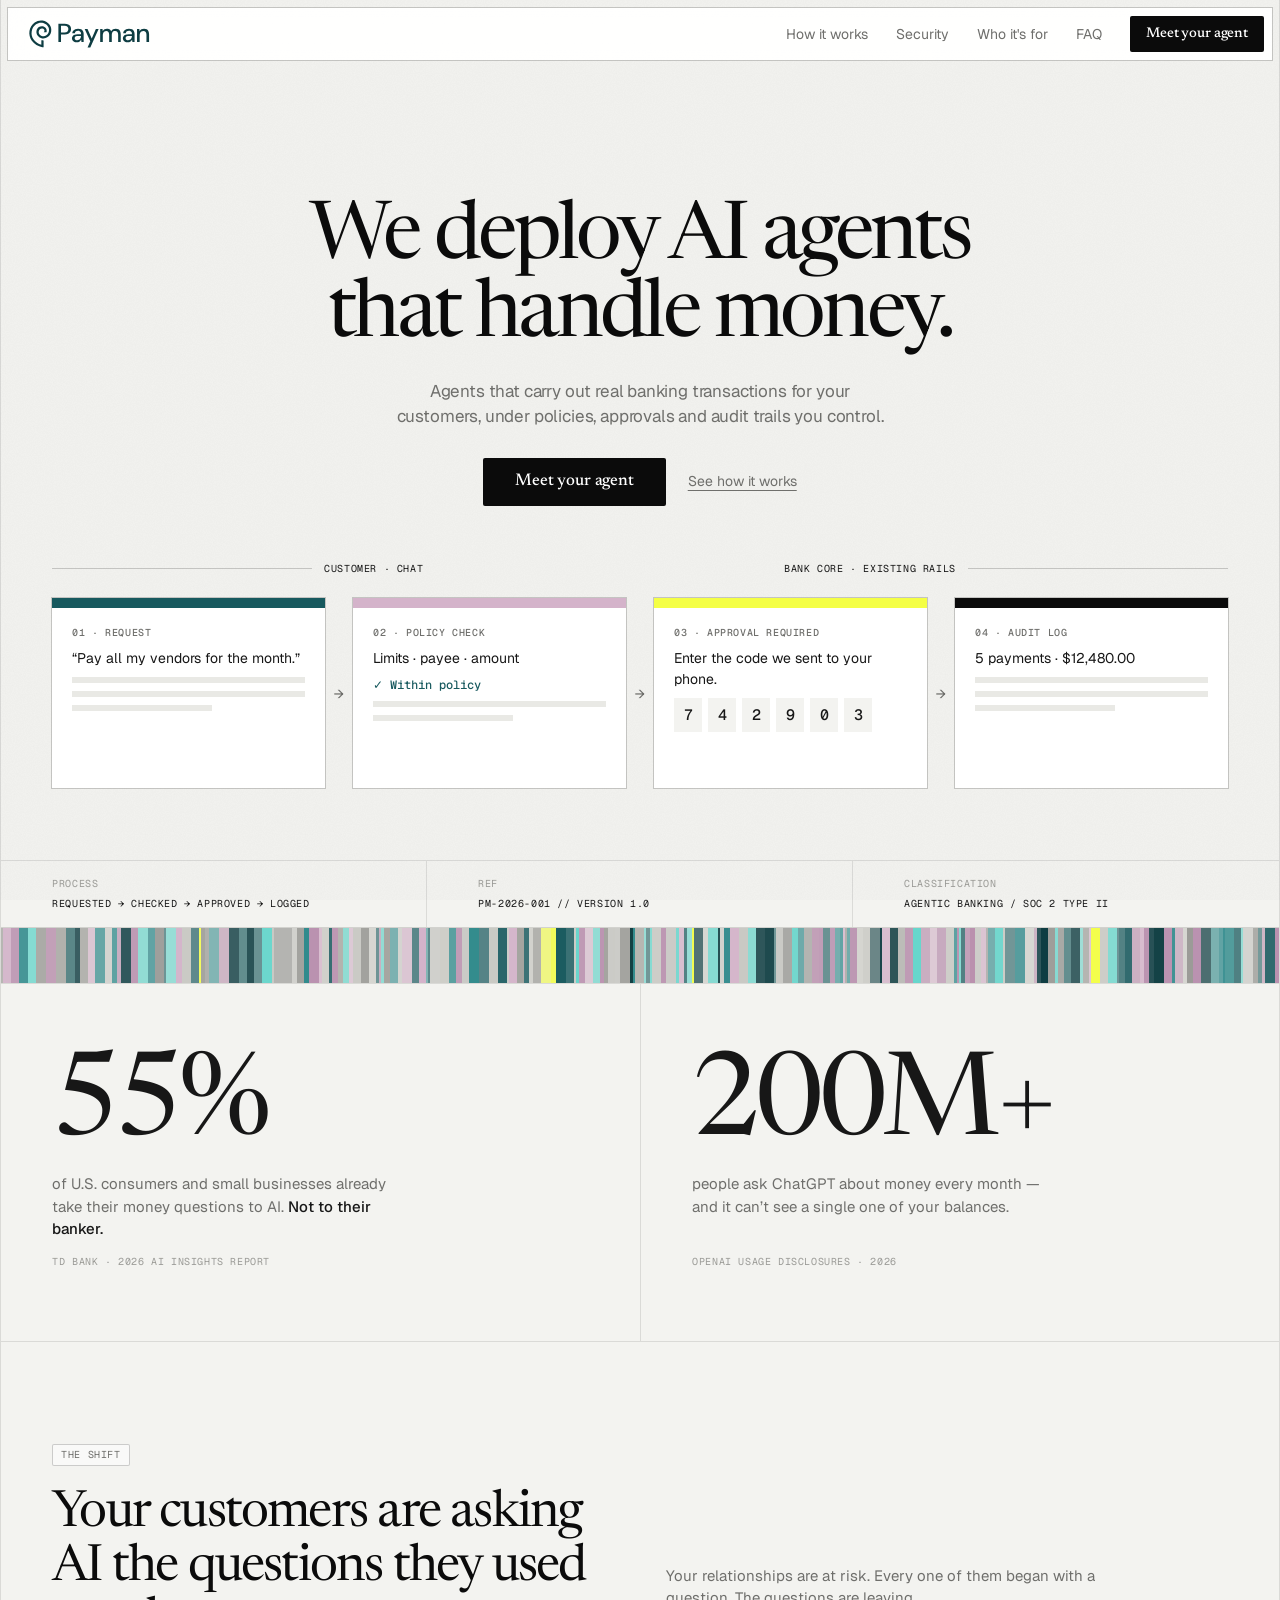
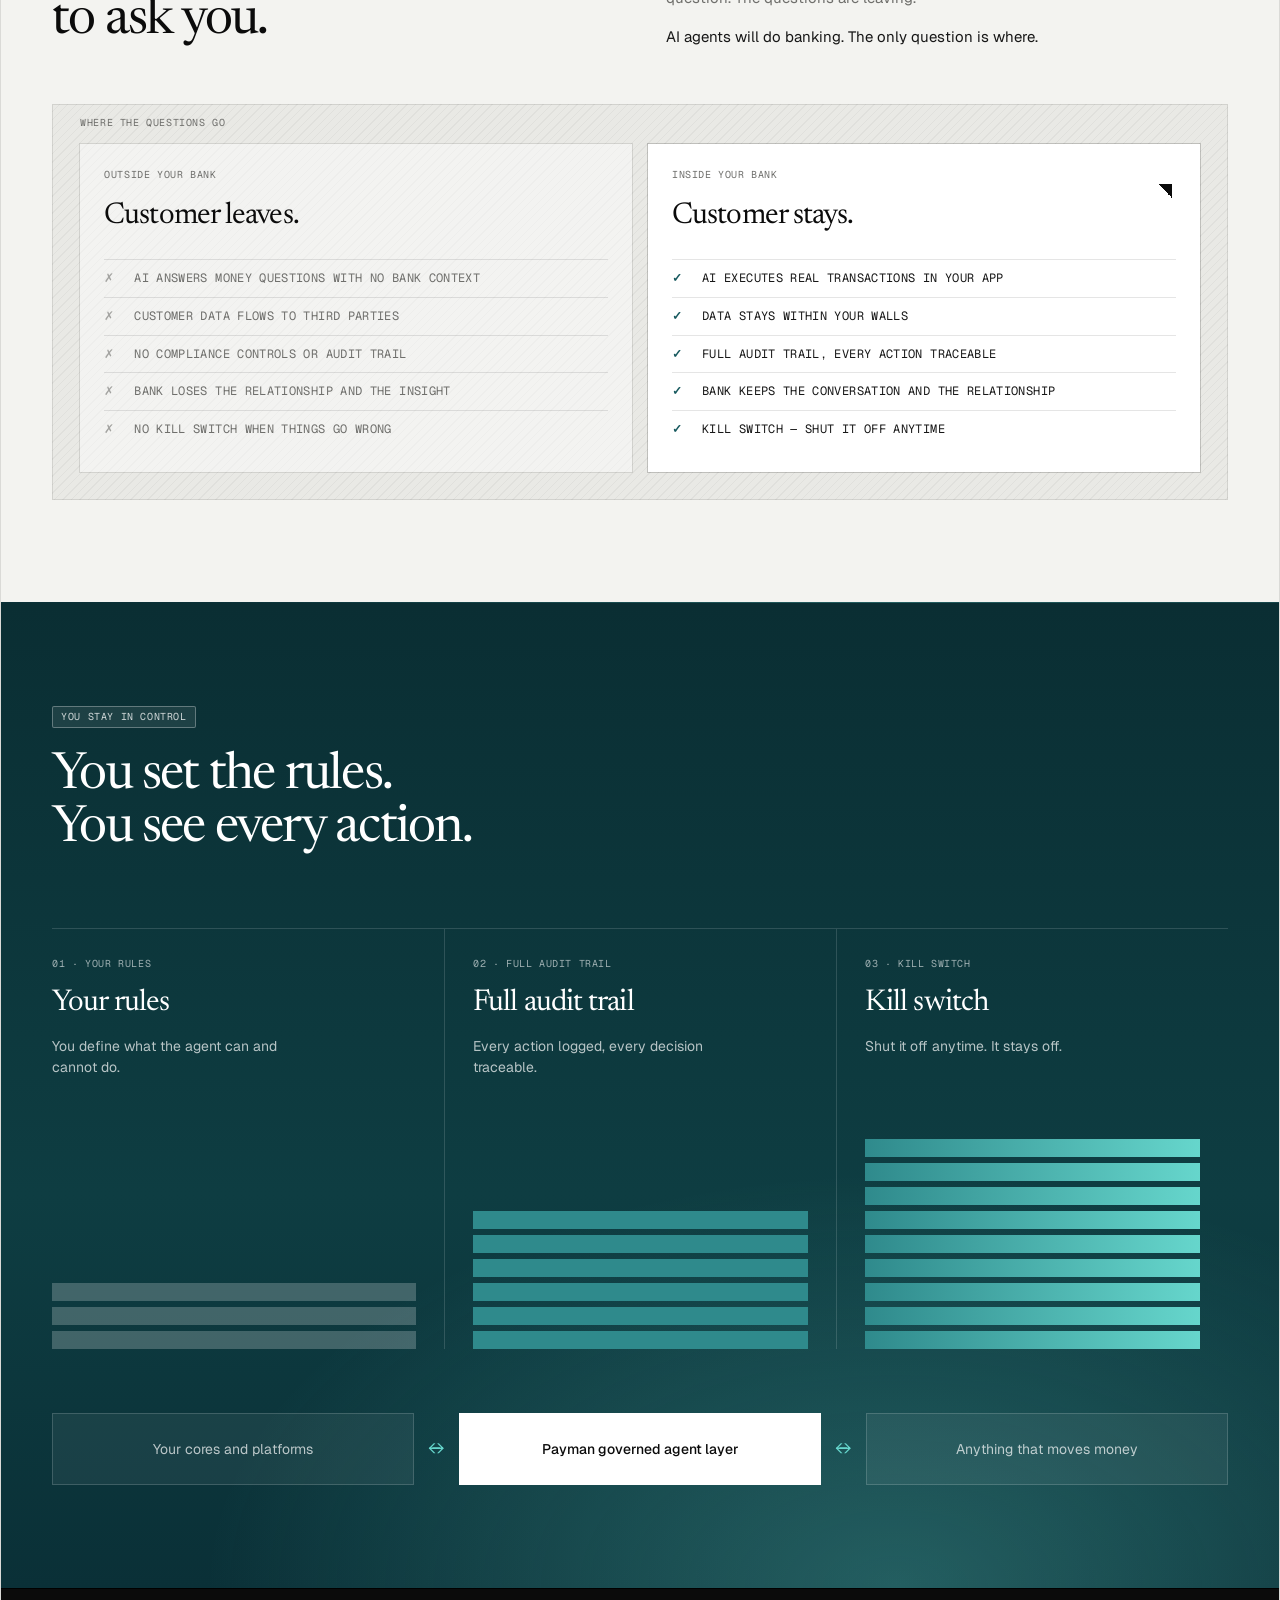
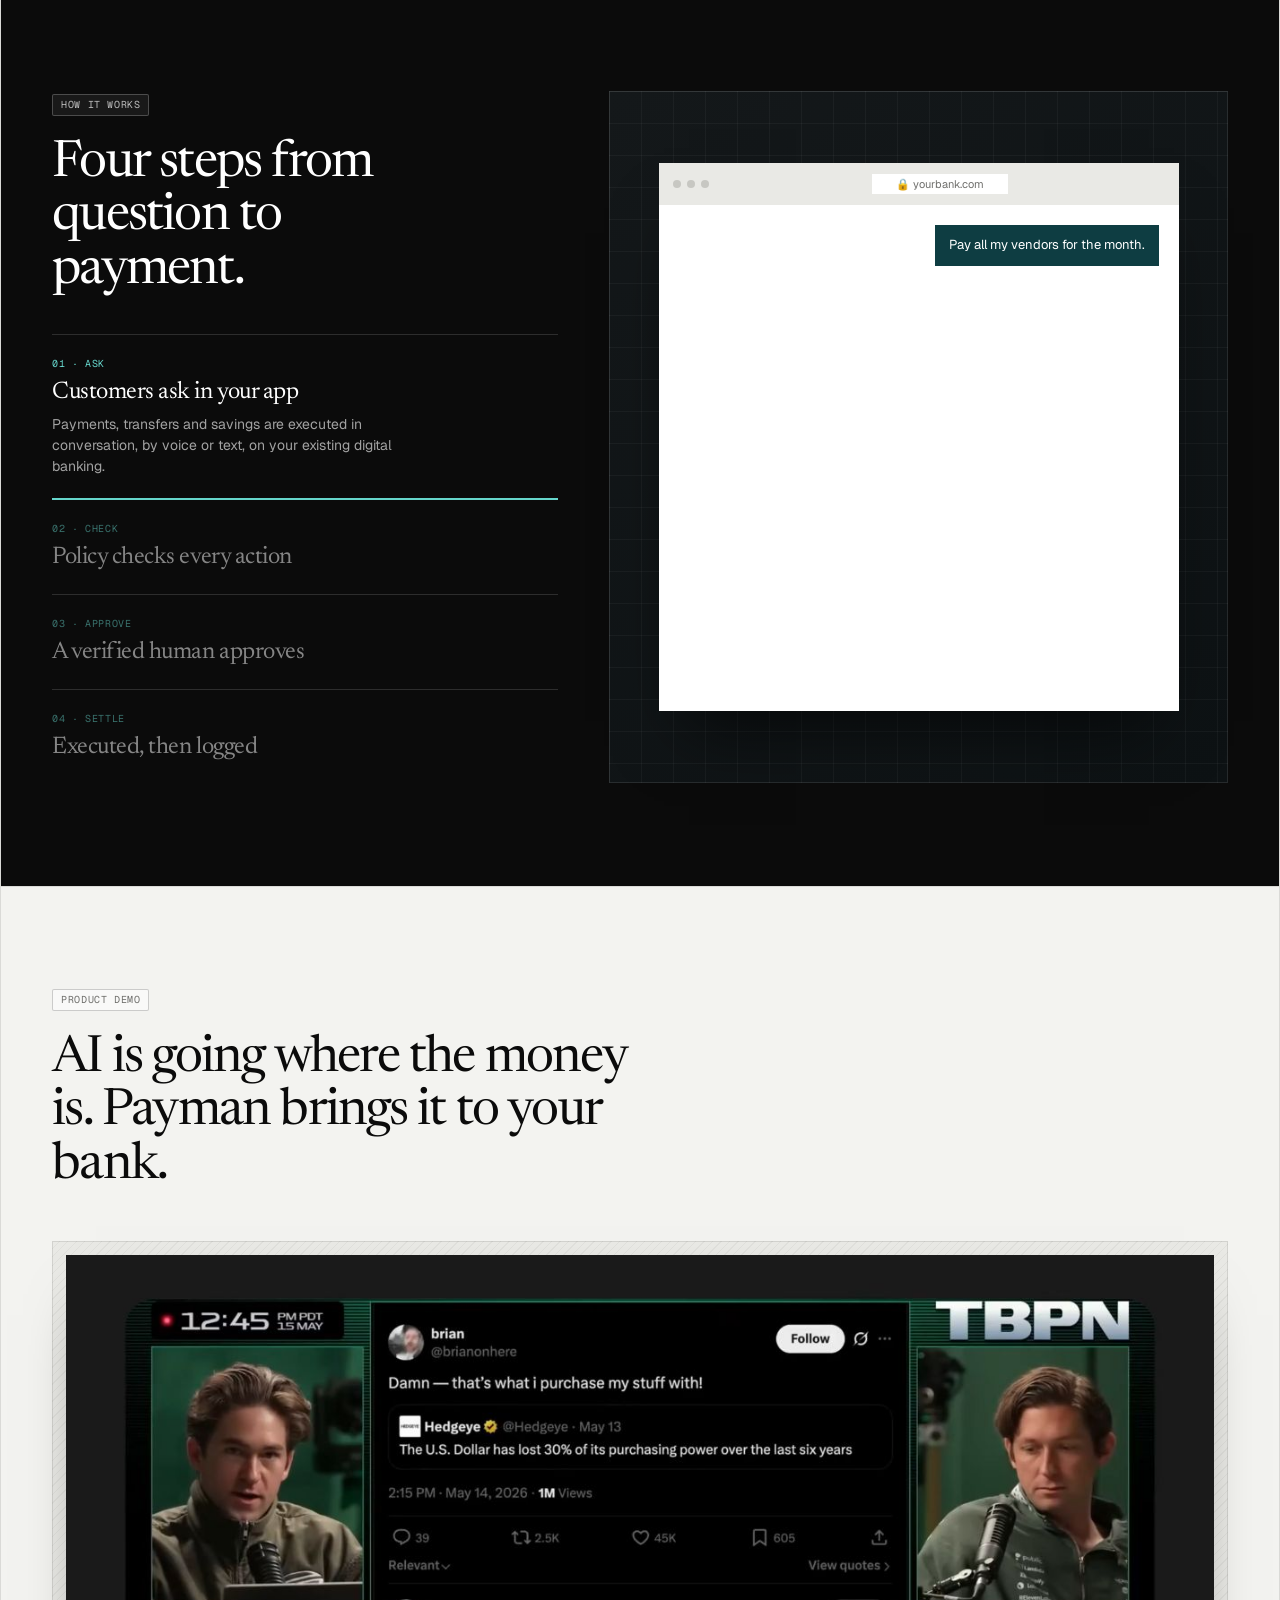
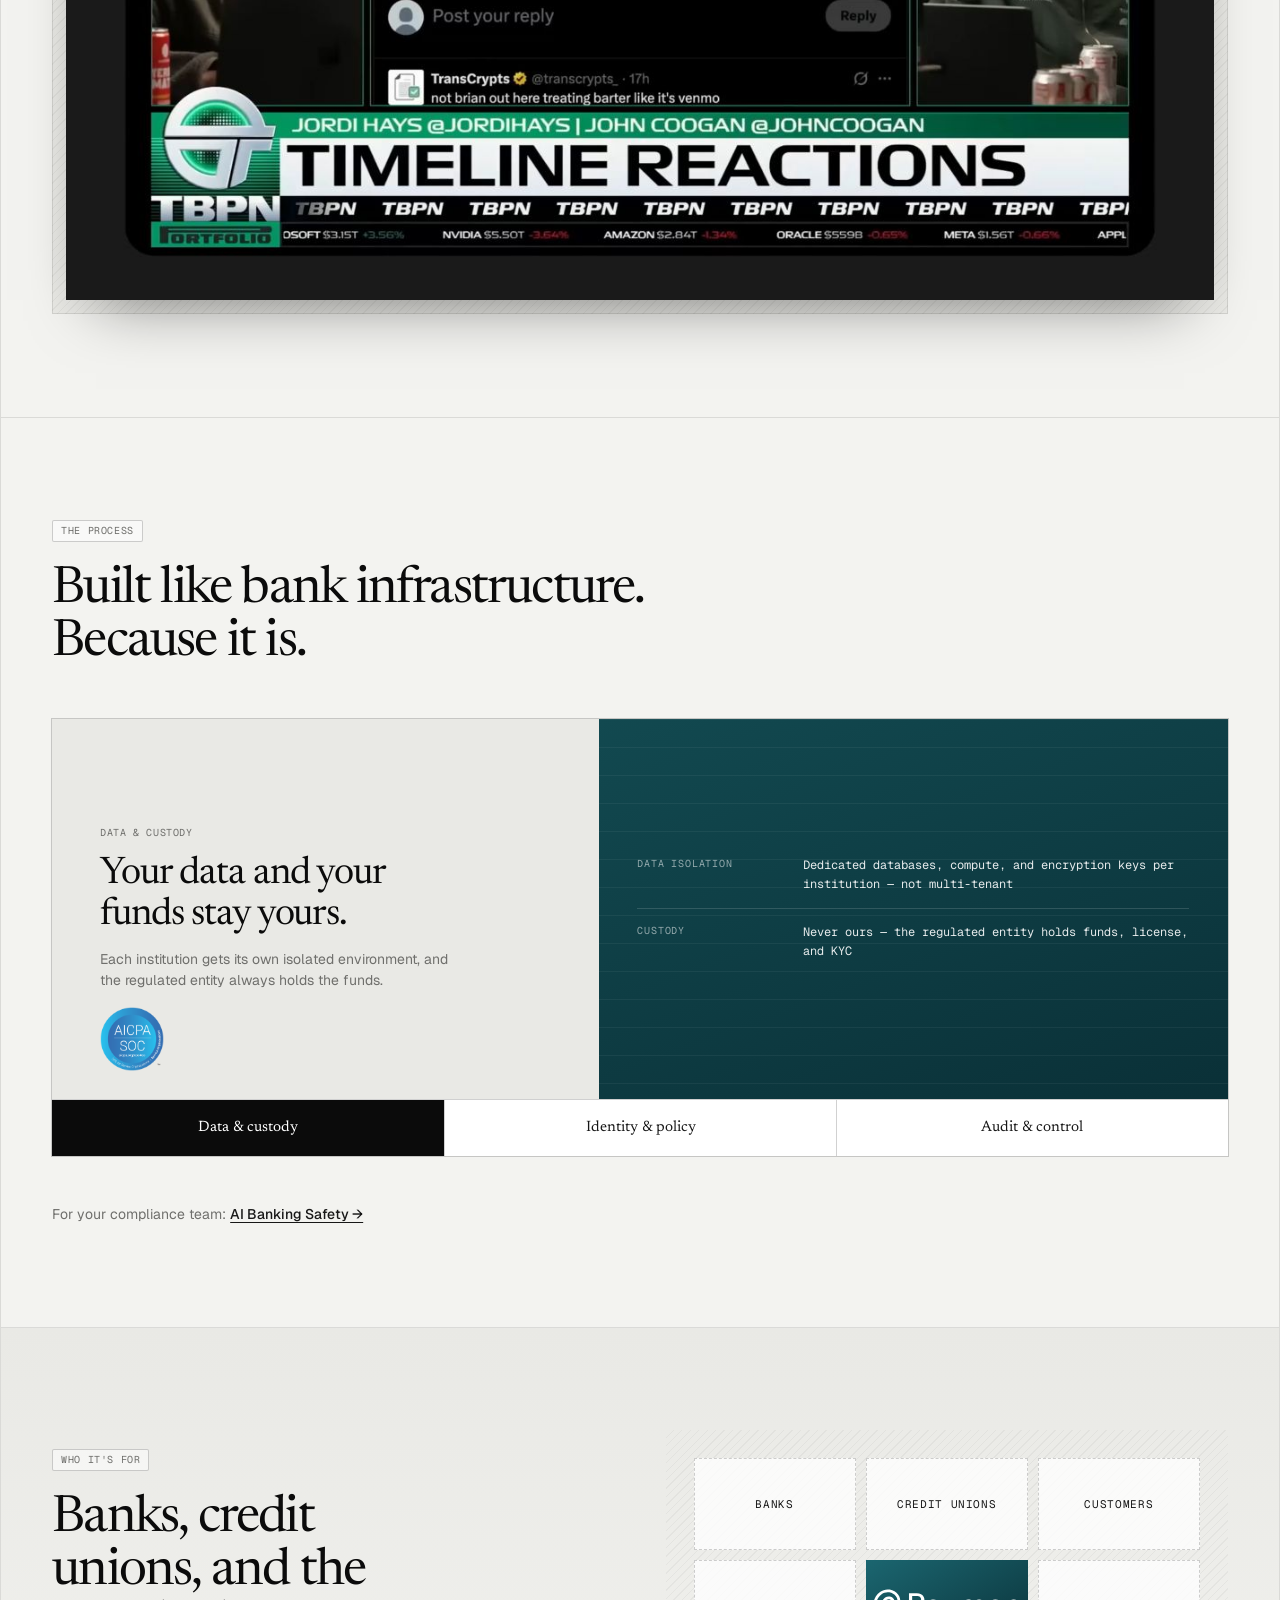
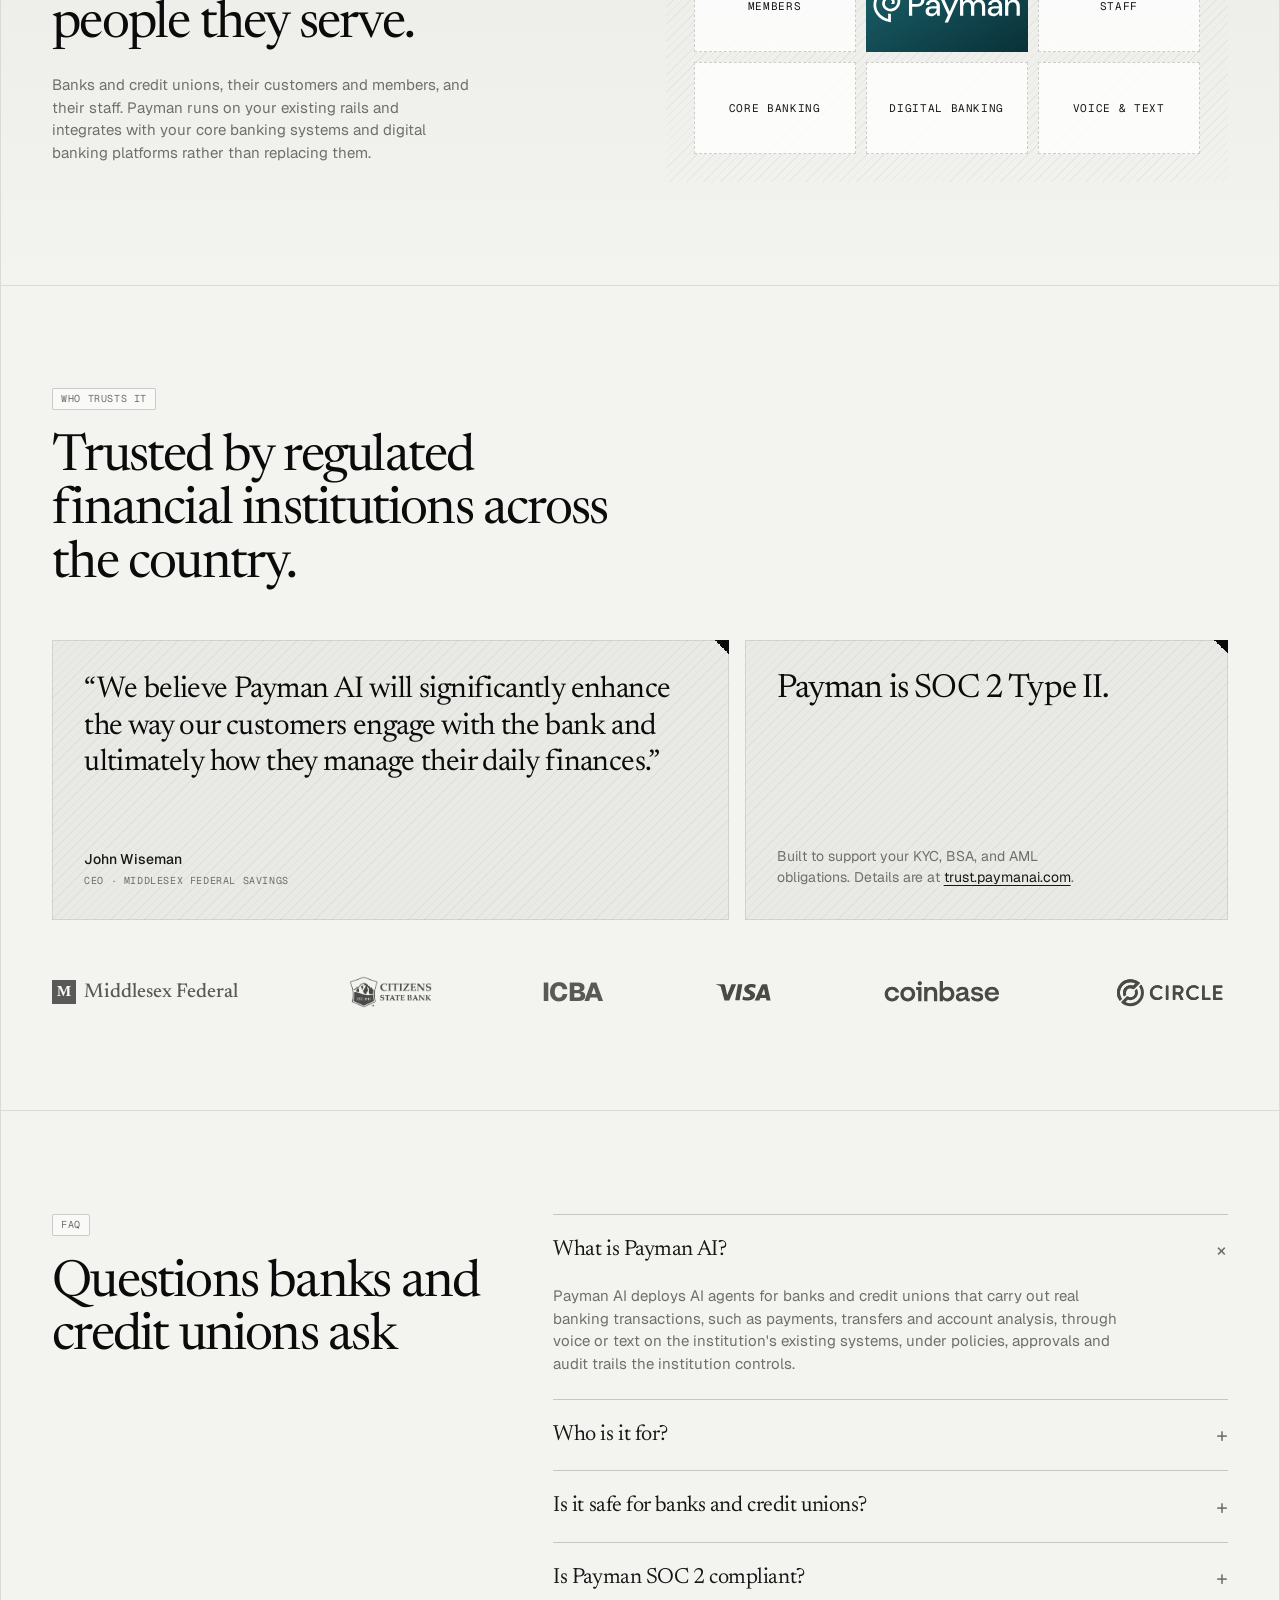
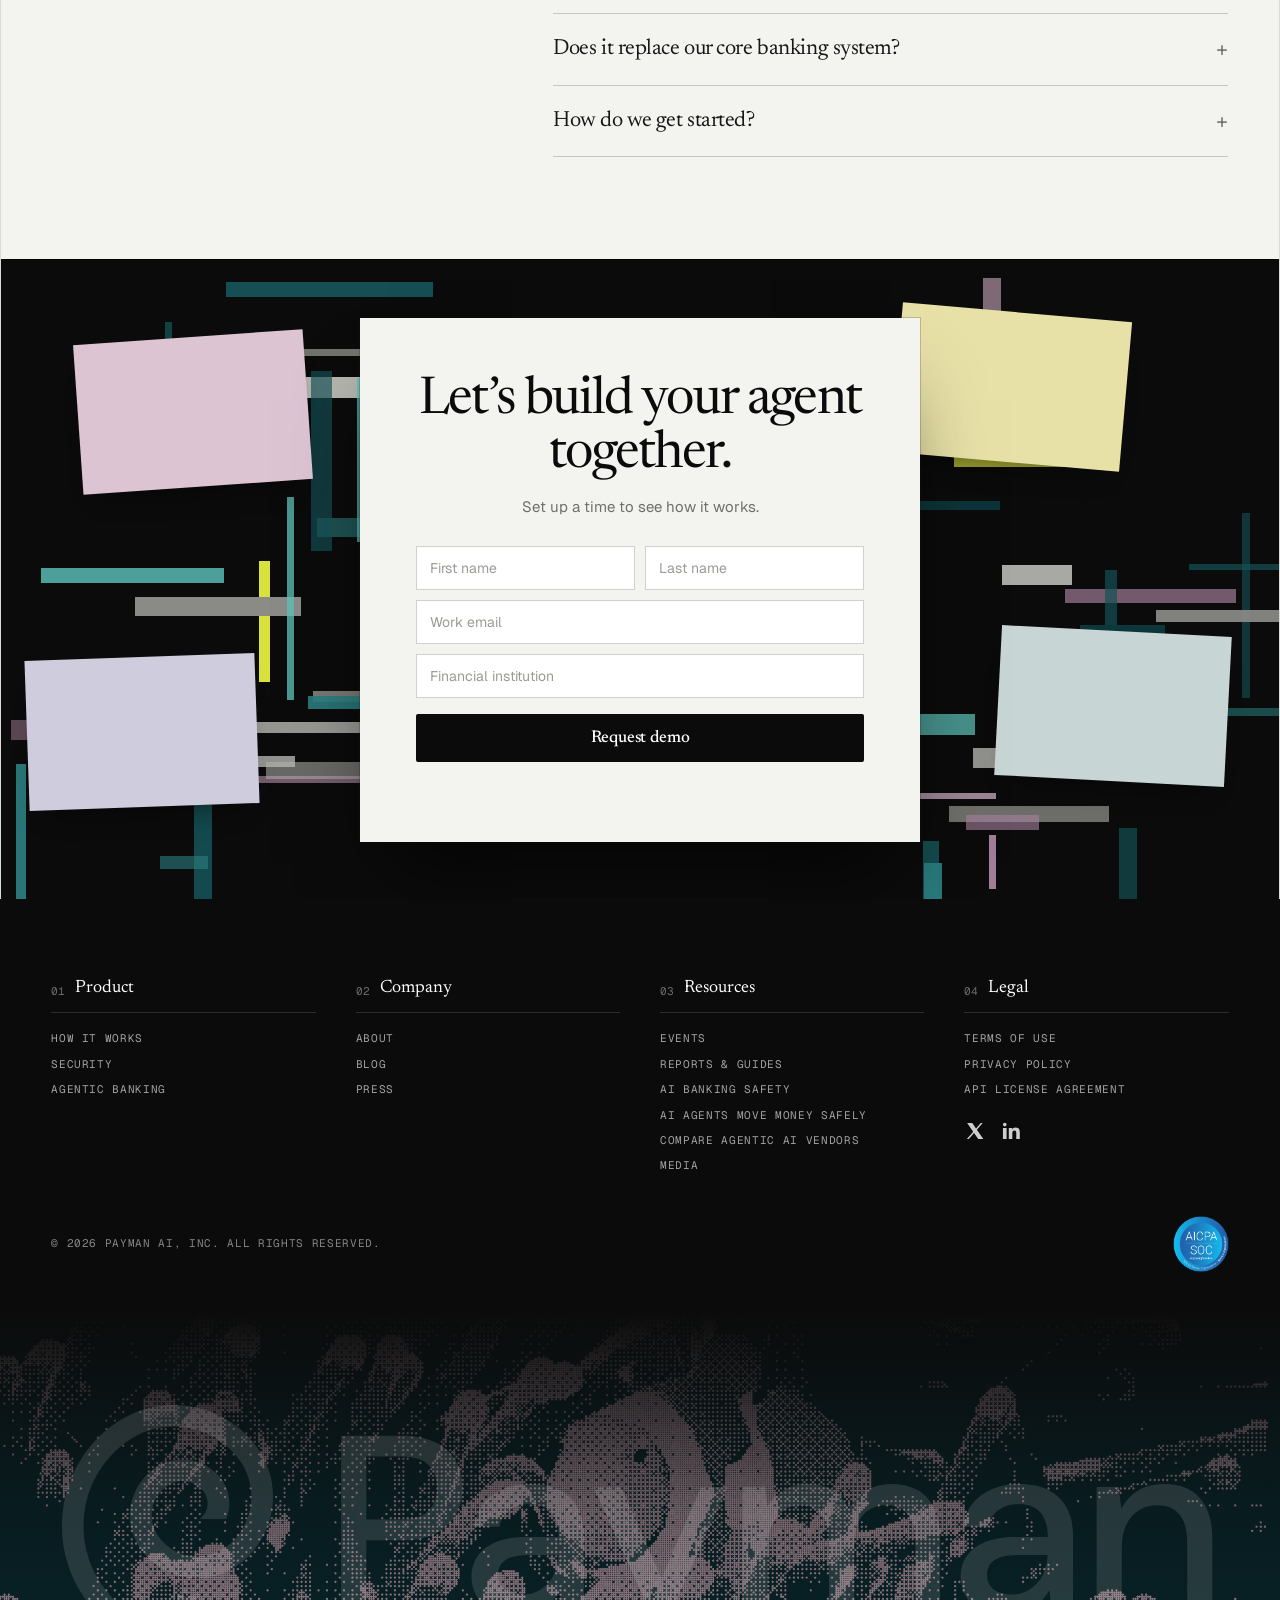
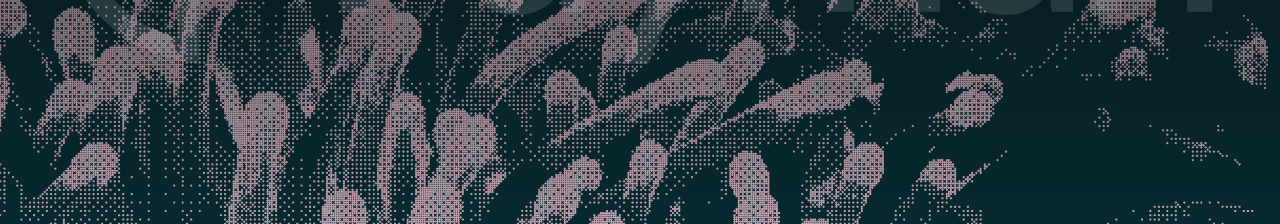
<file: index.html>
<!doctype html>
<html lang="en">
<head>
  <meta charset="utf-8" />
  <meta name="viewport" content="width=device-width, initial-scale=1" />
  <title>Payman AI | Agentic AI That Does the Banking. Under Your Control.</title>
  <meta name="description" content="Payman AI deploys AI agents for banks and credit unions that carry out real banking transactions under policies, approvals and audit trails the institution controls." />
  <link rel="preconnect" href="https://fonts.googleapis.com" />
  <link rel="preconnect" href="https://fonts.gstatic.com" crossorigin />
  <link href="https://fonts.googleapis.com/css2?family=Geist:wght@400;500;600&family=Geist+Mono:wght@400;500&family=Newsreader:opsz,wght@6..72,400;6..72,500&display=swap" rel="stylesheet" media="print" onload="this.media='all'" />
  <noscript><link href="https://fonts.googleapis.com/css2?family=Geist:wght@400;500;600&family=Geist+Mono:wght@400;500&family=Newsreader:opsz,wght@6..72,400;6..72,500&display=swap" rel="stylesheet" /></noscript>
  <link rel="icon" type="image/png" href="/assets/images/paymanai/favicon.png" />
  <link rel="stylesheet" href="/css/payman.css" />
</head>
<body>
  <a class="skip" href="#main">Skip to content</a>

  <!-- Floating framed nav -->
  <header class="nav">
    <div class="nav__bar">
      <a class="nav__logo" href="#top" aria-label="Payman home"><span class="logo-mask" role="img" aria-label="Payman"></span></a>
      <nav class="nav__links" aria-label="Primary">
        <a href="#how">How it works</a>
        <a href="#security">Security</a>
        <a href="#who">Who it's for</a>
        <a href="#faq">FAQ</a>
        <a class="btn btn--ink btn--sm" href="#demo">Meet your agent</a>
      </nav>
    </div>
  </header>

  <main id="main">
    <div class="page" id="top">

      <!-- Hero -->
      <section class="hero">
        <div class="hero__copy">
          <h1 class="rv">We deploy AI agents<br />that handle money.</h1>
          <p class="rv">Agents that carry out real banking transactions for your customers, under policies, approvals and audit trails you control.</p>
          <div class="hero__cta rv"><a class="btn btn--ink btn--lg" href="#demo">Meet your agent</a><a class="link" href="#how">See how it works</a></div>
        </div>

        <div class="stage" aria-hidden="true">
          <div class="stage__top mono"><span><i></i>Customer · Chat</span><span>Bank core · Existing rails<i></i></span></div>
          <div class="flow">
            <div class="sheet"><i class="bar bar--teal"></i><b class="mono">01 · Request</b><span>“Pay all my vendors for the month.”</span><u></u><u></u><u class="short"></u></div>
            <div class="sheet"><i class="bar bar--mauve"></i><b class="mono">02 · Policy check</b><span>Limits · payee · amount</span><em class="tick">✓ Within policy</em><u></u><u class="short"></u></div>
            <div class="sheet"><i class="bar bar--yellow"></i><b class="mono">03 · Approval required</b><span>Enter the code we sent to your phone.</span><div class="code"><s>7</s><s>4</s><s>2</s><s>9</s><s>0</s><s>3</s></div></div>
            <div class="sheet"><i class="bar bar--ink"></i><b class="mono">04 · Audit log</b><span>5 payments · $12,480.00</span><u></u><u></u><u class="short"></u></div>
          </div>
        </div>

        <div class="meta">
          <div class="meta__cell"><span class="mono">Process</span><b class="mono">Requested → Checked → Approved → Logged</b></div>
          <div class="meta__cell"><span class="mono">Ref</span><b class="mono">PM-2026-001 // Version 1.0</b></div>
          <div class="meta__cell"><span class="mono">Classification</span><b class="mono">Agentic banking / SOC 2 Type II</b></div>
        </div>
        <div class="barcode" id="barcode" aria-hidden="true"></div>
      </section>

      <!-- Numbers -->
      <section class="numbers" aria-label="Why this matters">
        <div class="numbers__cell rv"><strong><span data-count="55">0</span>%</strong><p>of U.S. consumers and small businesses already take their money questions to AI. <b>Not to their banker.</b></p><span class="mono">TD Bank · 2026 AI Insights Report</span></div>
        <div class="numbers__cell rv"><strong><span data-count="200">0</span>M+</strong><p>people ask ChatGPT about money every month — and it can’t see a single one of your balances.</p><span class="mono">OpenAI usage disclosures · 2026</span></div>
      </section>

      <!-- Problem -->
      <section class="split" aria-labelledby="p-h">
        <div class="split__head"><span class="tag mono">The shift</span><h2 id="p-h" class="rv">Your customers are asking AI the questions they used to ask you.</h2></div>
        <div class="split__body rv">
          <p>Your relationships are at risk. Every one of them began with a question. The questions are leaving.</p>
          <p>AI agents will do banking. The only question is where.</p>
        </div>
        <div class="tray rv" aria-label="Outside your bank versus inside your bank">
          <div class="tray__label mono">Where the questions go</div>
          <div class="tray__cols">
            <div class="tray__col tray__col--out">
              <span class="mono">Outside your bank</span><h3>Customer leaves.</h3>
              <ul><li><i>✗</i>AI answers money questions with no bank context</li><li><i>✗</i>Customer data flows to third parties</li><li><i>✗</i>No compliance controls or audit trail</li><li><i>✗</i>Bank loses the relationship and the insight</li><li><i>✗</i>No kill switch when things go wrong</li></ul>
            </div>
            <div class="tray__col tray__col--in">
              <span class="mono">Inside your bank</span><h3>Customer stays.</h3>
              <ul><li><i>✓</i>AI executes real transactions in your app</li><li><i>✓</i>Data stays within your walls</li><li><i>✓</i>Full audit trail, every action traceable</li><li><i>✓</i>Bank keeps the conversation and the relationship</li><li><i>✓</i>Kill switch — shut it off anytime</li></ul>
            </div>
          </div>
        </div>
      </section>

      <!-- Control tiers (stepped bars) -->
      <section class="tiers" aria-labelledby="t-h">
        <div class="tiers__head"><span class="tag tag--light mono">You stay in control</span><h2 id="t-h">You set the rules.<br />You see every action.</h2></div>
        <div class="tiers__grid">
          <article class="tier"><div class="tier__bars" style="--n:3"><i></i><i></i><i></i></div><span class="mono">01 · Your rules</span><h3>Your rules</h3><p>You define what the agent can and cannot do.</p></article>
          <article class="tier"><div class="tier__bars" style="--n:6"><i></i><i></i><i></i><i></i><i></i><i></i></div><span class="mono">02 · Full audit trail</span><h3>Full audit trail</h3><p>Every action logged, every decision traceable.</p></article>
          <article class="tier"><div class="tier__bars" style="--n:9"><i></i><i></i><i></i><i></i><i></i><i></i><i></i><i></i><i></i></div><span class="mono">03 · Kill switch</span><h3>Kill switch</h3><p>Shut it off anytime. It stays off.</p></article>
        </div>
        <div class="layers" aria-label="Where Payman sits"><div>Your cores and platforms</div><span aria-hidden="true">↔</span><div class="layers__mid">Payman governed agent layer</div><span aria-hidden="true">↔</span><div>Anything that moves money</div></div>
      </section>

      <!-- How it works -->
      <section class="how" id="how" aria-labelledby="h-h">
        <div class="how__left">
          <span class="tag tag--dark mono">How it works</span>
          <h2 id="h-h">Four steps from question to payment.</h2>
          <ol class="steps" id="steps">
            <li class="is-on"><button type="button" aria-expanded="true"><span class="mono">01 · Ask</span><b>Customers ask in your app</b><p>Payments, transfers and savings are executed in conversation, by voice or text, on your existing digital banking.</p><i class="steps__bar"></i></button></li>
            <li><button type="button" aria-expanded="false"><span class="mono">02 · Check</span><b>Policy checks every action</b><p>An immutable layer the model cannot override or reason around checks each action before it reaches the core.</p><i class="steps__bar"></i></button></li>
            <li><button type="button" aria-expanded="false"><span class="mono">03 · Approve</span><b>A verified human approves</b><p>Every action is tied to an authenticated customer. Requests that need it ask for a code sent to their phone.</p><i class="steps__bar"></i></button></li>
            <li><button type="button" aria-expanded="false"><span class="mono">04 · Settle</span><b>Executed, then logged</b><p>It runs on your existing rails, with a complete, tamper-evident trail and a bank-held kill switch.</p><i class="steps__bar"></i></button></li>
          </ol>
        </div>
        <div class="how__right">
          <div class="browser" id="chat" data-a="1" aria-live="polite" aria-label="Example conversation: paying vendors">
            <div class="browser__bar"><i></i><i></i><i></i><span>🔒 yourbank.com</span></div>
            <div class="chat">
              <div class="bubble bubble--user" data-step="1">Pay all my vendors for the month.</div>
              <div class="bubble bubble--bot" data-step="2">I found 5 payments due this month.
                <table><tbody><tr><td>Granite Property Mgmt</td><td>$3,850.00</td></tr><tr><td>Atlas Freight Co.</td><td>$2,918.75</td></tr><tr><td>Beacon Insurance</td><td>$2,787.25</td></tr><tr><td>Beacon Utilities</td><td>$1,684.00</td></tr><tr><td>Acme Office Supply</td><td>$1,240.00</td></tr><tr class="total"><td>Total</td><td>$12,480.00</td></tr></tbody></table>
              </div>
              <div class="approve" data-step="3"><span class="mono">Approval required</span><p>Enter the code we sent to your phone.</p><div class="code"><b>7</b><b>4</b><b>2</b><b>9</b><b>0</b><b>3</b></div></div>
              <div class="done" data-step="4"><span aria-hidden="true">✓</span> Done. 5 payments sent.</div>
            </div>
          </div>
        </div>
      </section>

      <!-- Demo video -->
      <section class="demo" aria-labelledby="d-h">
        <div class="split__head"><span class="tag mono">Product demo</span><h2 id="d-h" class="rv">AI is going where the money is. Payman brings it to your bank.</h2></div>
        <div class="screen rv"><video id="demo-video" muted loop playsinline preload="none" poster="/assets/images/paymanai/payman-product-demo-poster.jpg" aria-label="Payman product demo"><source src="/assets/images/paymanai/payman-product-demo.mp4" type="video/mp4" /></video></div>
      </section>

      <!-- Security tabs -->
      <section class="sec" id="security" aria-labelledby="s-h">
        <div class="split__head"><span class="tag mono">The process</span><h2 id="s-h" class="rv">Built like bank infrastructure. Because it is.</h2></div>
        <div class="tabs">
          <div class="tabs__panel" id="tab-panel" role="tabpanel" aria-live="polite">
            <div class="tabs__copy"><span class="mono" data-k></span><h3 data-t></h3><p data-d></p><img class="tabs__soc" src="/assets/images/paymanai/soc.png" alt="AICPA SOC 2 Type II" width="64" height="64" /></div>
            <dl class="tabs__doc" data-rows></dl>
          </div>
          <div class="tabs__list" role="tablist" aria-label="Security areas">
            <button type="button" role="tab" aria-selected="true" aria-controls="tab-panel" id="tb-0">Data &amp; custody</button>
            <button type="button" role="tab" aria-selected="false" aria-controls="tab-panel" id="tb-1">Identity &amp; policy</button>
            <button type="button" role="tab" aria-selected="false" aria-controls="tab-panel" id="tb-2">Audit &amp; control</button>
          </div>
        </div>
        <p class="note">For your compliance team: <a href="https://paymanai.com/resources/ai-banking-safety" target="_blank" rel="noopener">AI Banking Safety →</a></p>
      </section>

      <!-- Who -->
      <section class="who" id="who" aria-labelledby="w-h">
        <div class="who__copy">
          <span class="tag mono">Who it's for</span>
          <h2 id="w-h" class="rv">Banks, credit unions, and the people they serve.</h2>
          <p>Banks and credit unions, their customers and members, and their staff. Payman runs on your existing rails and integrates with your core banking systems and digital banking platforms rather than replacing them.</p>
        </div>
        <div class="orbit" aria-label="Who Payman serves">
          <div class="orbit__t" style="--i:0">Banks</div><div class="orbit__t" style="--i:1">Credit unions</div><div class="orbit__t" style="--i:2">Customers</div>
          <div class="orbit__t" style="--i:3">Members</div><div class="orbit__core"><span class="logo-mask logo-mask--light" role="img" aria-label="Payman"></span></div><div class="orbit__t" style="--i:4">Staff</div>
          <div class="orbit__t" style="--i:5">Core banking</div><div class="orbit__t" style="--i:6">Digital banking</div><div class="orbit__t" style="--i:7">Voice &amp; text</div>
        </div>
      </section>

      <!-- Trust -->
      <section class="trust" aria-labelledby="tr-h">
        <div class="split__head"><span class="tag mono">Who trusts it</span><h2 id="tr-h" class="rv">Trusted by regulated financial institutions across the country.</h2></div>
        <div class="trust__cards">
          <figure class="card notch rv"><blockquote>“We believe Payman AI will significantly enhance the way our customers engage with the bank and ultimately how they manage their daily finances.”</blockquote><figcaption><b>John Wiseman</b><span class="mono">CEO · Middlesex Federal Savings</span></figcaption></figure>
          <div class="card notch rv"><p class="card__big">Payman is SOC 2 Type II.</p><p>Built to support your KYC, BSA, and AML obligations. Details are at <a href="https://trust.paymanai.com/" target="_blank" rel="noopener">trust.paymanai.com</a>.</p></div>
        </div>
        <div class="logos" aria-label="Customers and partners"><span class="lg lg--serif"><i>M</i>Middlesex Federal</span><img class="lg" src="/assets/images/paymanai/csb-logo-white.png" alt="Citizens State Bank" /><span class="lg lg--icba">ICBA</span><img class="lg" src="/assets/images/paymanai/visa-logo-white.svg" alt="Visa" /><img class="lg" src="/assets/images/paymanai/coinbase-logo-white.svg" alt="Coinbase" /><img class="lg" src="/assets/images/paymanai/circle-logo-white.svg" alt="Circle" /></div>
      </section>

      <!-- FAQ -->
      <section class="faq" id="faq" aria-labelledby="f-h">
        <div class="split__head"><span class="tag mono">FAQ</span><h2 id="f-h">Questions banks and credit unions ask</h2></div>
        <div class="faq__list">
          <details open><summary>What is Payman AI?</summary><p>Payman AI deploys AI agents for banks and credit unions that carry out real banking transactions, such as payments, transfers and account analysis, through voice or text on the institution's existing systems, under policies, approvals and audit trails the institution controls.</p></details>
          <details><summary>Who is it for?</summary><p>Banks and credit unions, their customers and members, and their staff.</p></details>
          <details><summary>Is it safe for banks and credit unions?</summary><p>Yes, when built with the right controls. The agent acts only when an authenticated customer or member asks. An immutable policy engine checks every action before it reaches the core, every step is recorded in a complete audit trail, and the institution holds the kill switch.</p></details>
          <details><summary>Is Payman SOC 2 compliant?</summary><p>Yes. Payman is SOC 2 Type II. Details are at <a href="https://trust.paymanai.com/" target="_blank" rel="noopener">trust.paymanai.com</a>.</p></details>
          <details><summary>Does it replace our core banking system?</summary><p>No. Payman runs on the institution's existing rails and integrates with existing core banking systems and digital banking platforms rather than replacing them.</p></details>
          <details><summary>How do we get started?</summary><p>Schedule a demo at <a href="#demo">/demo</a> to see agentic banking in action.</p></details>
        </div>
      </section>

      <!-- Closing CTA -->
      <section class="cta" id="demo" aria-labelledby="c-h">
        <div class="cta__collage" id="collage" aria-hidden="true"></div>
        <div class="cta__card">
          <h2 id="c-h">Let’s build your agent together.</h2>
          <p>Set up a time to see how it works.</p>
          <form class="form" id="demo-form" novalidate>
            <input name="first" placeholder="First name" aria-label="First name" autocomplete="given-name" required />
            <input name="last" placeholder="Last name" aria-label="Last name" autocomplete="family-name" required />
            <input name="email" type="email" placeholder="Work email" aria-label="Work email" autocomplete="email" required />
            <input name="inst" placeholder="Financial institution" aria-label="Financial institution" required />
            <button class="btn btn--ink btn--lg" type="submit">Request demo</button>
            <p class="form__msg mono" id="form-msg" role="status"></p>
          </form>
        </div>
      </section>
    </div>
  </main>

  <!-- Footer: numbered columns, then the halftone artwork edge to edge under a giant wordmark -->
  <footer class="foot">
    <div class="foot__cols">
      <div><h4><span>01</span> Product</h4><ul><li><a href="#how">How it works</a></li><li><a href="https://paymanai.com/security" target="_blank" rel="noopener">Security</a></li><li><a href="https://paymanai.com/agentic-banking" target="_blank" rel="noopener">Agentic Banking</a></li></ul></div>
      <div><h4><span>02</span> Company</h4><ul><li><a href="https://paymanai.com/about-us" target="_blank" rel="noopener">About</a></li><li><a href="https://paymanai.com/blog" target="_blank" rel="noopener">Blog</a></li><li><a href="https://paymanai.com/press" target="_blank" rel="noopener">Press</a></li></ul></div>
      <div><h4><span>03</span> Resources</h4><ul><li><a href="https://paymanai.com/events" target="_blank" rel="noopener">Events</a></li><li><a href="https://paymanai.com/reports" target="_blank" rel="noopener">Reports &amp; Guides</a></li><li><a href="https://paymanai.com/resources/ai-banking-safety" target="_blank" rel="noopener">AI Banking Safety</a></li><li><a href="https://paymanai.com/resources/ai-agents-move-money-safely" target="_blank" rel="noopener">AI Agents Move Money Safely</a></li><li><a href="https://paymanai.com/resources/compare-agentic-ai-vendors-banks-credit-unions" target="_blank" rel="noopener">Compare Agentic AI Vendors</a></li><li><a href="https://paymanai.com/media" target="_blank" rel="noopener">Media</a></li></ul></div>
      <div><h4><span>04</span> Legal</h4><ul><li><a href="https://paymanai.com/terms-of-use" target="_blank" rel="noopener">Terms of Use</a></li><li><a href="https://paymanai.com/privacy-policy" target="_blank" rel="noopener">Privacy Policy</a></li><li><a href="https://paymanai.com/api-license" target="_blank" rel="noopener">API License Agreement</a></li></ul>
        <ul class="social"><li><a href="https://x.com/paymanai" target="_blank" rel="noopener" aria-label="Payman on X"><img src="/assets/images/paymanai/x-twitter-icon.svg" alt="" width="22" height="22" /></a></li><li><a href="https://www.linkedin.com/company/paymanai" target="_blank" rel="noopener" aria-label="Payman on LinkedIn"><img src="/assets/images/paymanai/linkedin-icon.svg" alt="" width="22" height="22" /></a></li></ul></div>
    </div>
    <div class="foot__meta"><span class="mono">© 2026 Payman AI, Inc. All rights reserved.</span><img src="/assets/images/paymanai/soc.png" alt="SOC 2 Type II" width="56" height="56" /></div>
    <div class="foot__art" aria-hidden="true"><span class="logo-mask logo-mask--giant"></span></div>
  </footer>

  <script src="/js/payman.js"></script>
</body>
</html>
</file>
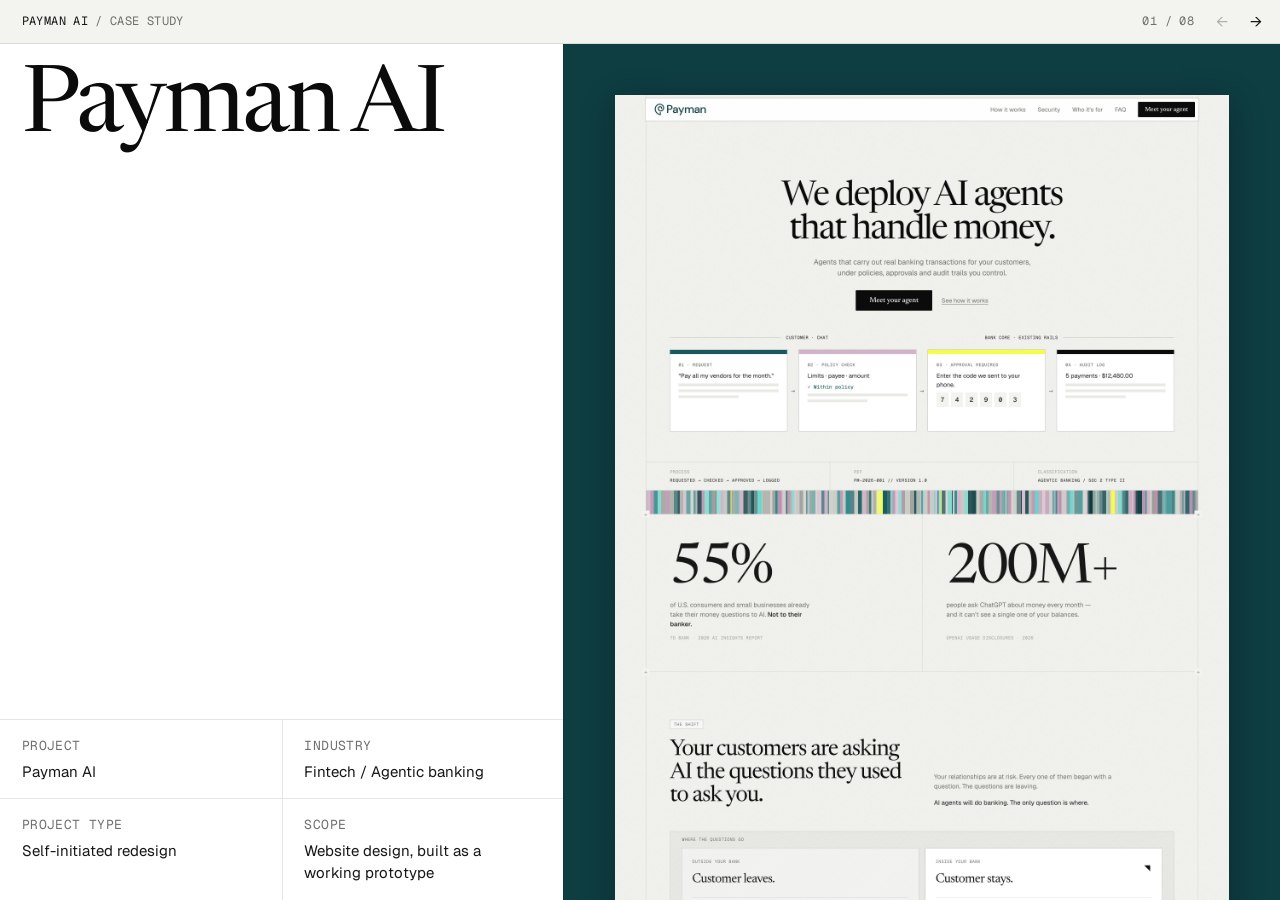
<file: case-study-v2/index.html>
<!doctype html>
<html lang="en">
<head>
  <meta charset="utf-8" />
  <meta name="viewport" content="width=device-width, initial-scale=1" />
  <title>Payman AI | Case study</title>
  <meta name="description" content="Case study: a self-initiated website redesign for Payman AI, an agentic banking platform." />
  <link rel="preconnect" href="https://fonts.googleapis.com" />
  <link rel="preconnect" href="https://fonts.gstatic.com" crossorigin />
  <link href="https://fonts.googleapis.com/css2?family=Geist:wght@400;500;600&family=Geist+Mono:wght@400;500&family=Newsreader:opsz,wght@6..72,400;6..72,500&display=swap" rel="stylesheet" />
  <link rel="icon" type="image/png" href="/assets/images/paymanai/favicon.png" />
  <link rel="stylesheet" href="/css/case-study-v2.css" />
</head>
<body>
  <div class="deck" id="deck">
    <header class="deck__bar">
      <span class="mono">Payman AI <span class="deck__dim">/ Case study</span></span>
      <nav class="deck__nav" aria-label="Slides">
        <span class="deck__count mono" id="deck-count" aria-live="polite"></span>
        <button class="deck__btn" type="button" data-dir="-1" aria-label="Previous slide">←</button>
        <button class="deck__btn" type="button" data-dir="1" aria-label="Next slide">→</button>
      </nav>
    </header>

    <main class="deck__slides">

      <!-- 01 · Project introduction -->
      <section class="slide intro intro--cover" aria-labelledby="intro-h">
        <div class="intro__main">
          <div class="intro__title">
            <h1 id="intro-h">Payman AI</h1>
          </div>
          <dl class="intro__meta">
            <div><dt class="mono">Project</dt><dd>Payman AI</dd></div>
            <div><dt class="mono">Industry</dt><dd>Fintech / Agentic banking</dd></div>
            <div><dt class="mono">Project type</dt><dd>Self-initiated redesign</dd></div>
            <div><dt class="mono">Scope</dt><dd>Website design, built as a working prototype</dd></div>
          </dl>
        </div>
        <div class="intro__shot"><img src="/assets/images/case-study/cover-page.jpg" width="2880" height="4200" alt="The top of the redesigned Payman homepage: the headline “We deploy AI agents that handle money.”, the four payment-stage cards, the 55% and 200M+ figures, and the start of the section on where customers’ questions go." /></div>
      </section>

      <!-- 02 · Payman today -->
      <section class="slide shot" aria-labelledby="today-h">
        <div class="shot__stage">
          <div class="board board--today">
            <div class="today__map" aria-hidden="true">
              <img src="/assets/images/case-study/current-map.jpg" width="360" height="2384" alt="" />
              <span class="today__mark" style="--y: 0%; --h: 9.4%">01</span>
              <span class="today__mark" style="--y: 48%; --h: 9.6%">02</span>
              <span class="today__mark" style="--y: 57.6%; --h: 11%">03</span>
            </div>
            <ol class="today__list">
              <li class="today">
                <img src="/assets/images/case-study/current-first.jpg" width="1600" height="914" alt="Payman’s current first screen: a banner for the Agentic Banking Guide, a nav with no button, the headline, a choice between Banks and Credit Unions, and an illustration of mountains." />
                <div><span class="sys__label">01 · Top of the page</span><h3>The first screen asks before it explains</h3><p>A headline, a mountain illustration and a choice between Banks and Credit Unions. The demo button stays hidden until you scroll.</p></div>
              </li>
              <li class="today">
                <img src="/assets/images/case-study/current-product.jpg" width="1600" height="914" alt="The section “The experience customers switch banks for.”: a chat that finds five vendor payments totalling $12,480 and asks for an approval code." />
                <div><span class="sys__label">02 · 48% down</span><h3>The product shows up halfway</h3><p>The chat that pays five vendors behind an approval code is the clearest proof of what Payman does. It comes after three screens of market argument.</p></div>
              </li>
              <li class="today">
                <img src="/assets/images/case-study/current-safeguards.jpg" width="1600" height="914" alt="The section “Built like bank infrastructure. Because it is.”: a dark table of rows for data isolation, custody, authentication, policy, audit and kill switch." />
                <div><span class="sys__label">03 · 58% down</span><h3>Safeguards come late, as a spec sheet</h3><p>Isolation, custody, policy and the kill switch are what a bank’s risk team looks for. They arrive past halfway, as seven rows of small grey text.</p></div>
              </li>
            </ol>
          </div>
        </div>
        <div class="shot__caption">
          <h2 id="today-h">Payman today</h2>
          <p>Payman puts AI agents inside banks’ and credit unions’ apps that carry out real payments and transfers, under the bank’s own rules. Its site already had the right material: proof from banks, a working product demo and real safeguards. The order kept the strongest parts low on the page.</p>
        </div>
      </section>

      <!-- 03 · How the four steps came together -->
      <section class="slide shot" aria-labelledby="start-h">
        <div class="shot__stage">
          <div class="board board--arrive">
            <p class="arrive__title arrive__title--found">Already on the original site</p>
            <figure class="arrive__src arrive__src--demo">
                <div class="arrive__shots">
                  <div class="arrive__frame arrive__frame--ask">
                    <img src="/assets/images/case-study/current-product.jpg" width="1600" height="914" alt="The original product demo: a customer message reading “Pay all my vendors for the month.”" />
                  </div>
                  <div class="arrive__frame arrive__frame--code">
                    <img src="/assets/images/case-study/current-product.jpg" width="1600" height="914" alt="The same demo, lower down: “Approval required. Enter the code we sent to your phone,” with a six-digit code." />
                  </div>
                </div>
                <figcaption>
                  <span class="sys__label">Product demo</span>
                  <p class="arrive__links"><span><i style="--c: #17595E"></i>01 Request</span><span><i style="--c: #F4FF45"></i>03 Approval required</span></p>
                </figcaption>
            </figure>

            <p class="arrive__title arrive__title--seq">Brought into one sequence</p>
            <ol class="arrive__steps">
                <li class="arrive__step" style="--c: #17595E">
                  <i class="arrive__bar" aria-hidden="true"></i>
                  <div class="arrive__body">
                    <span class="arrive__kicker">01 · Product demo</span>
                    <h3>Request</h3>
                    <p>“Pay all my vendors for the month.”</p>
                  </div>
                </li>
                <li class="arrive__step" style="--c: #D4B3CA">
                  <i class="arrive__bar" aria-hidden="true"></i>
                  <div class="arrive__body">
                    <span class="arrive__kicker">02 · Safeguards list</span>
                    <h3>Policy check</h3>
                    <p>Immutable layer the model cannot override or reason around.</p>
                  </div>
                </li>
                <li class="arrive__step" style="--c: #F4FF45">
                  <i class="arrive__bar" aria-hidden="true"></i>
                  <div class="arrive__body">
                    <span class="arrive__kicker">03 · Product demo</span>
                    <h3>Approval required</h3>
                    <p>Enter the code we sent to your phone.</p>
                  </div>
                </li>
                <li class="arrive__step" style="--c: #0B0B0B">
                  <i class="arrive__bar" aria-hidden="true"></i>
                  <div class="arrive__body">
                    <span class="arrive__kicker">04 · Safeguards list</span>
                    <h3>Audit log</h3>
                    <p>Complete, tamper-evident trail – explainable by default.</p>
                  </div>
                </li>
              </ol>

            <figure class="arrive__src arrive__src--safe">
              <div class="arrive__frame arrive__frame--safe">
                <img src="/assets/images/case-study/current-safeguards.jpg" width="1600" height="914" alt="The safeguards list further down the original page. Policy: “Immutable layer the model cannot override or reason around.” Audit: “Complete, tamper-evident trail – explainable by default.”" />
              </div>
              <figcaption>
                <span class="sys__label">Further down the page</span>
                <p class="arrive__links"><span><i style="--c: #D4B3CA"></i>02 Policy check</span><span><i style="--c: #0B0B0B"></i>04 Audit log</span></p>
              </figcaption>
            </figure>
            <figure class="arrive__place">
              <img src="/assets/images/case-study/first-screen-new.jpg" width="2880" height="1800" alt="The redesigned first screen: the headline “We deploy AI agents that handle money.” and, beneath it, the four cards Request, Policy check, Approval required, and Audit log." />
              <figcaption>
                <p class="arrive__title">Placed at the top</p>
                <p>What the agent does, and where the bank retains control, on the first screen.</p>
              </figcaption>
            </figure>
          </div>
        </div>
        <div class="shot__caption">
          <h2 id="start-h">One payment, four clear steps</h2>
          <p>The original site already showed a customer requesting vendor payments and approving them with a code, and described policy and an audit trail further down the page. I brought those pieces into one sequence and placed it at the top of the redesign, to help a bank understand what the agent does and where the bank retains control.</p>
        </div>
      </section>

      <!-- 04 · Design language -->
      <section class="slide shot" aria-labelledby="lang-h">
        <div class="shot__stage">
          <div class="board board--lang">
            <div class="lang">
              <div class="lang__spec"><div class="spec-frame" aria-hidden="true"><span>+</span><span>+</span></div></div>
              <span class="sys__label">01</span>
              <h3>Drafting sheet</h3>
              <p>Thin rules down each side of the page, with a + where sections meet, like ruled stock.</p>
            </div>
            <div class="lang">
              <div class="lang__spec spec-hatch" aria-hidden="true"><div><b>Customer stays.</b><u></u><u></u></div></div>
              <span class="sys__label">02</span>
              <h3>Hatched paper</h3>
              <p>A fine diagonal hatch behind comparisons, quotes and proof, so they read as filed documents.</p>
            </div>
            <div class="lang">
              <div class="lang__spec spec-palette" aria-hidden="true"><i style="--c: #0E3D42"></i><i style="--c: #F4FF45"></i><i style="--c: #D4B3CA"></i><img src="/assets/images/paymanai/footer.png" alt="" /></div>
              <span class="sys__label">03</span>
              <h3>Payman’s own palette</h3>
              <p>The deep teal, the yellow and the mauve halftone all come from the current brand.</p>
            </div>
            <div class="lang">
              <div class="lang__spec"><img class="spec-img spec-img--cards" src="/assets/images/case-study/system-sheets.jpg" alt="" /></div>
              <span class="sys__label">04</span>
              <h3>Document cards</h3>
              <p>White cards with a thin outline and a colored strip, like tabbed forms in a file.</p>
            </div>
            <div class="lang">
              <div class="lang__spec spec-labels" aria-hidden="true"><span>01 · Request</span><span>Ref PM-2026-001 // Version 1.0</span><span>TD Bank · 2026 AI Insights Report</span></div>
              <span class="sys__label">05</span>
              <h3>Form labels</h3>
              <p>Small uppercase mono for numbers, references and sources: the voice of a form or a footnote.</p>
            </div>
            <div class="lang">
              <div class="lang__spec spec-type" aria-hidden="true"><b>That handle money.</b><span>Agents that carry out real banking transactions.</span></div>
              <span class="sys__label">06</span>
              <h3>Institutional serif</h3>
              <p>Newsreader gives headlines the tone of a bank letter. Geist keeps the body text plain and easy to read.</p>
            </div>
          </div>
        </div>
        <div class="shot__caption">
          <h2 id="lang-h">Design language: paperwork</h2>
          <p>Banks run on well-kept paperwork, so the page borrows its materials: ruled stock, hatched paper, filed cards and form labels. It gives an AI product the calm, exact feel of a bank document, in the brand’s own colors.</p>
        </div>
      </section>

      <!-- 05 · Applied: how it works -->
      <section class="slide shot" aria-labelledby="how-h">
        <div class="shot__stage">
          <div class="board">
            <div class="live" data-section=".how" data-restart="#steps li button"><iframe src="/" title="The How it works section of the redesigned site, cycling through Ask, Check, Approve and Settle while the bank chat fills in." tabindex="-1"></iframe></div>
          </div>
        </div>
        <div class="shot__caption">
          <h2 id="how-h">A payment, step by step</h2>
          <p>The hero’s four cards return as a working sequence: the customer asks, the policy check runs, a person approves with a code, and the payment is logged. A bank can follow one payment from start to finish before it books a demo.</p>
        </div>
      </section>

      <!-- 06 · Applied: control and security -->
      <section class="slide shot" aria-labelledby="sec-h">
        <div class="shot__stage">
          <div class="board board--pair">
            <img src="/assets/images/case-study/controls.jpg" width="2588" height="2010" alt="Teal section headed “You set the rules. You see every action.” with three columns, Your rules, Full audit trail and Kill switch, and a row placing the Payman governed agent layer between the bank’s cores and anything that moves money." />
            <img src="/assets/images/case-study/security.jpg" width="2588" height="1740" alt="Section headed “Built like bank infrastructure. Because it is.” with three tabs: Data &amp; custody, Identity &amp; policy, Audit &amp; control. The open tab pairs the promise “Your data and your funds stay yours.” and a SOC badge with two spec rows on teal: data isolation and custody." />
          </div>
        </div>
        <div class="shot__caption">
          <h2 id="sec-h">Control and security, in the same language</h2>
          <p>The bank’s controls get their own section straight after the opening. Security is grouped into three tabs, each led by a plain-language promise with its specs beside it, so an executive gets the point and a compliance team gets the detail.</p>
        </div>
      </section>

      <!-- 07 · The system -->
      <section class="slide shot" aria-labelledby="sys-h">
        <div class="shot__stage">
          <div class="board board--kit">
            <div class="kit">
              <span class="sys__label">Type scale</span>
              <div class="kit__type">
                <div><p class="t-display">Handle money.</p><span class="kit__spec">Display · Newsreader 80</span></div>
                <div><p class="t-h2">Four steps to payment.</p><span class="kit__spec">Heading · Newsreader 52</span></div>
                <div><p class="t-h3">Kill switch</p><span class="kit__spec">Subhead · Newsreader 30</span></div>
                <div><p class="t-body">Every action logged, every decision traceable.</p><span class="kit__spec">Body · Geist 15</span></div>
                <div><p class="t-label">01 · Request</p><span class="kit__spec">Label · Geist Mono 10, caps</span></div>
              </div>
            </div>
            <div class="kit">
              <span class="sys__label">Color roles</span>
              <ul class="kit__colors">
                <li style="--c: #F3F3F0"><b>Paper <small>#F3F3F0</small></b><span>Page surface</span></li>
                <li style="--c: #0B0B0B"><b>Black <small>#0B0B0B</small></b><span>Text, buttons, dark sections</span></li>
                <li style="--c: #0E3D42"><b>Teal <small>#0E3D42</small></b><span>Brand, control and security sections</span></li>
                <li style="--c: #66D6CC"><b>Cyan <small>#66D6CC</small></b><span>Accents on dark sections</span></li>
                <li style="--c: #D4B3CA"><b>Mauve <small>#D4B3CA</small></b><span>Policy check step, halftone art</span></li>
                <li style="--c: #F4FF45"><b>Yellow <small>#F4FF45</small></b><span>Approval step, highlights</span></li>
              </ul>
            </div>
            <div class="kit" aria-hidden="true">
              <span class="sys__label">Elements</span>
              <div class="kit__group">
                <span class="kit__spec">Buttons and links</span>
                <div class="kit__row"><span class="k-btn">Meet your agent</span><span class="k-btn k-btn--sm">Meet your agent</span><span class="k-link">See how it works</span></div>
              </div>
              <div class="kit__group">
                <span class="kit__spec">Section tags: on paper, teal and black</span>
                <div class="kit__tags"><span class="k-ground"><span class="k-tag">How it works</span></span><span class="k-ground k-ground--teal"><span class="k-tag k-tag--light">You stay in control</span></span><span class="k-ground k-ground--black"><span class="k-tag k-tag--dark">How it works</span></span></div>
              </div>
              <div class="kit__group">
                <span class="kit__spec">Cards: document and notched</span>
                <div class="kit__cards">
                  <div class="k-sheet"><i></i><b>02 · Policy check</b><span>Limits · payee · amount</span><u></u><u></u></div>
                  <div class="k-card"><p>Payman is SOC 2 Type II.</p></div>
                </div>
              </div>
              <div class="kit__group">
                <span class="kit__spec">Tabs</span>
                <div class="k-tabs"><span class="is-on">Data &amp; custody</span><span>Identity &amp; policy</span><span>Audit &amp; control</span></div>
              </div>
              <div class="kit__group">
                <span class="kit__spec">Step list</span>
                <div class="k-step"><b>02 · Check</b><span>Policy checks every action</span><i></i></div>
              </div>
            </div>
          </div>
        </div>
        <div class="shot__caption">
          <h2 id="sys-h">A small system for a marketing site</h2>
          <p>It’s a landing page, not a product, so the system stays small: a type scale, colors with set jobs, and the few elements every section is built from. Defined once, they keep new pages on brand and give developers one clear spec.</p>
        </div>
      </section>

      <!-- 08 · How it was made -->
      <section class="slide intro" aria-labelledby="made-h">
        <div class="made__head">
          <div class="made__title">
            <h1 id="made-h">Built with AI, decided by hand</h1>
          </div>
          <p class="made__text">I used AI tools to explore and build quickly, which made it possible to design and ship a working, responsive site on my own. The direction and the judgment calls were mine.</p>
        </div>
        <img class="made__art" src="/assets/images/case-study/footer-art.jpg" width="2880" height="1147" alt="The site’s footer art: teal and mauve halftone with a giant faded Payman wordmark." />
      </section>

    </main>
  </div>

  <script src="/js/case-study-v2.js"></script>
</body>
</html>
</file>
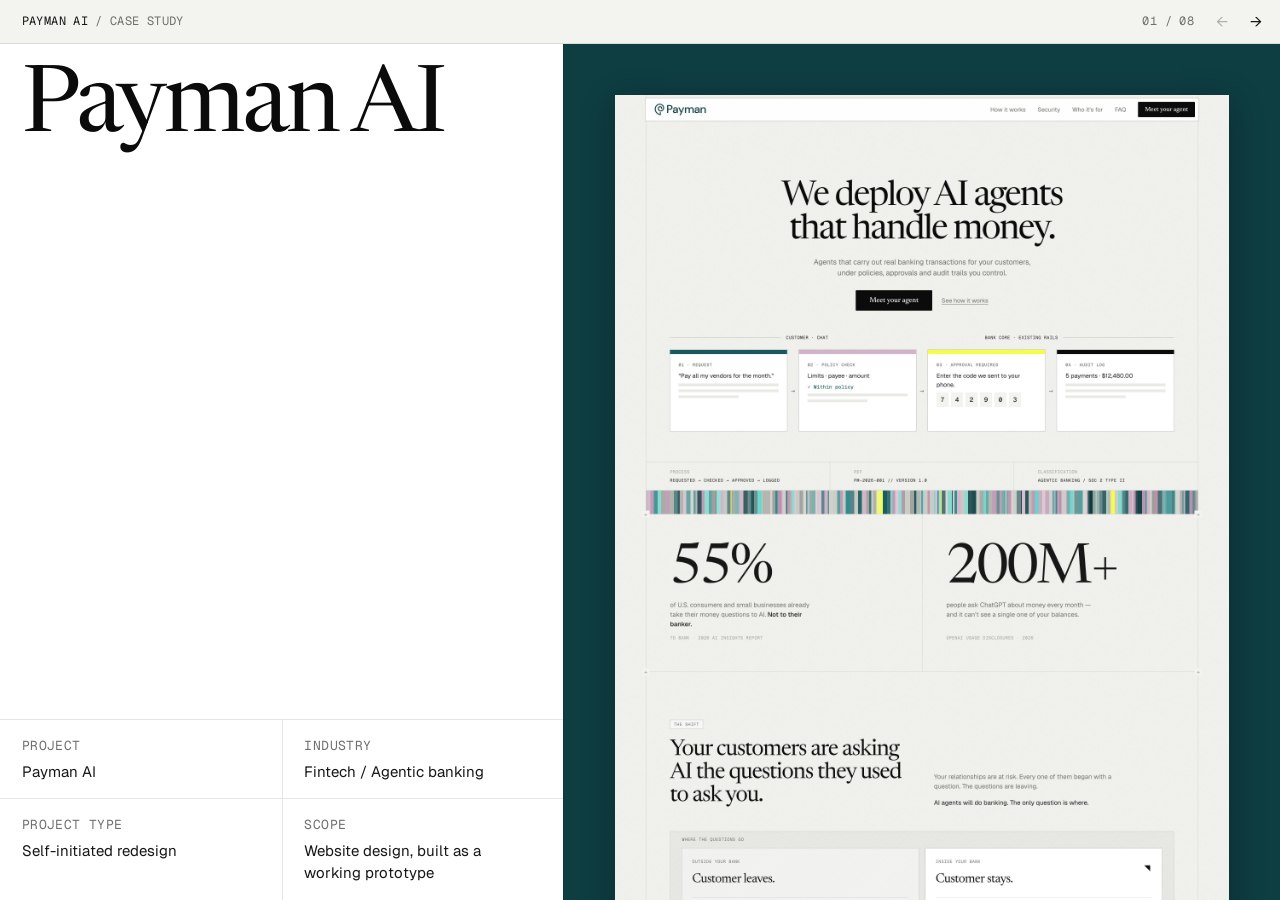
<file: case-study-v3/index.html>
<!doctype html>
<html lang="en">
<head>
  <meta charset="utf-8" />
  <meta name="viewport" content="width=device-width, initial-scale=1" />
  <title>Payman AI | Case study</title>
  <meta name="description" content="Case study: a self-initiated website redesign for Payman AI, an agentic banking platform." />
  <link rel="preconnect" href="https://fonts.googleapis.com" />
  <link rel="preconnect" href="https://fonts.gstatic.com" crossorigin />
  <link href="https://fonts.googleapis.com/css2?family=Geist:wght@400;500;600&family=Geist+Mono:wght@400;500&family=Newsreader:opsz,wght@6..72,400;6..72,500&display=swap" rel="stylesheet" />
  <link rel="icon" type="image/png" href="/assets/images/paymanai/favicon.png" />
  <link rel="stylesheet" href="/css/case-study-v3.css" />
</head>
<body>
  <div class="deck" id="deck">
    <header class="deck__bar">
      <span class="mono">Payman AI <span class="deck__dim">/ Case study</span></span>
      <nav class="deck__nav" aria-label="Slides">
        <span class="deck__count mono" id="deck-count" aria-live="polite"></span>
        <button class="deck__btn" type="button" data-dir="-1" aria-label="Previous slide">←</button>
        <button class="deck__btn" type="button" data-dir="1" aria-label="Next slide">→</button>
      </nav>
    </header>

    <main class="deck__slides">

      <!-- 01 · Project introduction -->
      <section class="slide intro intro--cover" aria-labelledby="intro-h">
        <div class="intro__main">
          <div class="intro__title">
            <h1 id="intro-h">Payman AI</h1>
          </div>
          <dl class="intro__meta">
            <div><dt class="mono">Project</dt><dd>Payman AI</dd></div>
            <div><dt class="mono">Industry</dt><dd>Fintech / Agentic banking</dd></div>
            <div><dt class="mono">Project type</dt><dd>Self-initiated redesign</dd></div>
            <div><dt class="mono">Scope</dt><dd>Website design, built as a working prototype</dd></div>
          </dl>
        </div>
        <div class="intro__shot"><img src="/assets/images/case-study/cover-page.jpg" width="2880" height="4200" alt="The top of the redesigned Payman homepage: the headline “We deploy AI agents that handle money.”, the four payment-stage cards, the 55% and 200M+ figures, and the start of the section on where customers’ questions go." /></div>
      </section>

      <!-- 02 · The starting point -->
      <section class="slide shot shot--found" aria-labelledby="start-h">
        <div class="shot__stage">
          <div class="board board--source">
            <img class="source__hero" src="/assets/images/case-study/first-screen-old.jpg" width="2880" height="1800" alt="Payman’s original first screen: the headline “We deploy AI agents that handle money.”, a choice between Banks and Credit Unions, and a mountain illustration." />
            <img class="source__pay" src="/assets/images/case-study/current-product.jpg" width="1600" height="914" alt="Payman’s payment example: a customer asks “Pay all my vendors for the month.” The agent lists five payments totalling $12,480 and asks for an approval code." />
          </div>
        </div>
        <div class="shot__caption">
          <h2 id="start-h">The starting point</h2>
          <p>Payman already had a clear headline, a concrete payment example and detailed safeguards. I used those existing ingredients as the foundation for the redesign.</p>
        </div>
      </section>

      <!-- 03 · One payment, four steps -->
      <section class="slide shot shot--decision" aria-labelledby="decision-h">
        <div class="shot__stage">
          <div class="board board--screen">
            <img src="/assets/images/case-study/first-screen-new.jpg" width="2880" height="1800" alt="The redesigned first screen: the headline “We deploy AI agents that handle money.” and, beneath it, four cards for Request, Policy check, Approval required and Audit log." />
          </div>
        </div>
        <div class="shot__caption">
          <h2 id="decision-h">One payment, four steps</h2>
          <p>I kept the original headline and brought a request, policy check, approval and audit log into a simple sequence near the top. My intention was to introduce both what the agent does and how the bank stays in control.</p>
        </div>
      </section>

      <!-- 04 · A payment, step by step -->
      <section class="slide shot" aria-labelledby="how-h">
        <div class="shot__stage">
          <div class="board">
            <div class="live" data-section=".how" data-restart="#steps li button"><iframe src="/" title="The How it works section of the redesigned site, cycling through Ask, Check, Approve and Settle while the bank chat fills in." tabindex="-1"></iframe></div>
          </div>
        </div>
        <div class="shot__caption">
          <h2 id="how-h">A payment, step by step</h2>
          <p>The hero’s four cards return as a working sequence: the customer asks, the policy check runs, a person approves with a code, and the payment is logged. A bank can follow one payment from start to finish before it books a demo.</p>
        </div>
      </section>

      <!-- 05 · Design language -->
      <section class="slide shot" aria-labelledby="lang-h">
        <div class="shot__stage">
          <div class="board board--lang">
            <div class="lang">
              <div class="lang__spec"><div class="spec-frame" aria-hidden="true"><span>+</span><span>+</span></div></div>
              <span class="sys__label">01</span>
              <h3>Drafting sheet</h3>
              <p>Thin rules down each side of the page, with a + where sections meet, like ruled stock.</p>
            </div>
            <div class="lang">
              <div class="lang__spec spec-hatch" aria-hidden="true"><div><b>Customer stays.</b><u></u><u></u></div></div>
              <span class="sys__label">02</span>
              <h3>Hatched paper</h3>
              <p>A fine diagonal hatch behind comparisons, quotes and proof, so they read as filed documents.</p>
            </div>
            <div class="lang">
              <div class="lang__spec spec-palette" aria-hidden="true"><i style="--c: #0E3D42"></i><i style="--c: #F4FF45"></i><i style="--c: #D4B3CA"></i><img src="/assets/images/paymanai/footer.png" alt="" /></div>
              <span class="sys__label">03</span>
              <h3>Payman’s own palette</h3>
              <p>The deep teal, the yellow and the mauve halftone all come from the current brand.</p>
            </div>
            <div class="lang">
              <div class="lang__spec"><img class="spec-img spec-img--cards" src="/assets/images/case-study/system-sheets.jpg" alt="" /></div>
              <span class="sys__label">04</span>
              <h3>Document cards</h3>
              <p>White cards with a thin outline and a colored strip, like tabbed forms in a file.</p>
            </div>
            <div class="lang">
              <div class="lang__spec spec-labels" aria-hidden="true"><span>01 · Request</span><span>Ref PM-2026-001 // Version 1.0</span><span>TD Bank · 2026 AI Insights Report</span></div>
              <span class="sys__label">05</span>
              <h3>Form labels</h3>
              <p>Small uppercase mono for numbers, references and sources: the voice of a form or a footnote.</p>
            </div>
            <div class="lang">
              <div class="lang__spec spec-type" aria-hidden="true"><b>That handle money.</b><span>Agents that carry out real banking transactions.</span></div>
              <span class="sys__label">06</span>
              <h3>Institutional serif</h3>
              <p>Newsreader gives headlines the tone of a bank letter. Geist keeps the body text plain and easy to read.</p>
            </div>
          </div>
        </div>
        <div class="shot__caption">
          <h2 id="lang-h">Design language: paperwork</h2>
          <p>I kept Payman’s teal, yellow and mauve, and developed a paperwork-inspired language: serif type, hairline rules, small labels and document-like cards.</p>
        </div>
      </section>

      <!-- 06 · Applied: control and security -->
      <section class="slide shot" aria-labelledby="sec-h">
        <div class="shot__stage">
          <div class="board board--pair">
            <img src="/assets/images/case-study/controls.jpg" width="2588" height="2010" alt="Teal section headed “You set the rules. You see every action.” with three columns, Your rules, Full audit trail and Kill switch, and a row placing the Payman governed agent layer between the bank’s cores and anything that moves money." />
            <img src="/assets/images/case-study/security.jpg" width="2588" height="1740" alt="Section headed “Built like bank infrastructure. Because it is.” with three tabs: Data &amp; custody, Identity &amp; policy, Audit &amp; control. The open tab pairs the promise “Your data and your funds stay yours.” and a SOC badge with two spec rows on teal: data isolation and custody." />
          </div>
        </div>
        <div class="shot__caption">
          <h2 id="sec-h">Making control visible</h2>
          <p>I gave the bank’s rules, audit trail and kill switch a prominent section, then organized the detailed security information into three tabs. Each tab pairs a plain-language summary with technical details.</p>
        </div>
      </section>

      <!-- 07 · The system -->
      <section class="slide shot" aria-labelledby="sys-h">
        <div class="shot__stage">
          <div class="board board--kit">
            <div class="kit">
              <span class="sys__label">Type scale</span>
              <div class="kit__type">
                <div><p class="t-display">Handle money.</p><span class="kit__spec">Display · Newsreader 80</span></div>
                <div><p class="t-h2">Four steps to payment.</p><span class="kit__spec">Heading · Newsreader 52</span></div>
                <div><p class="t-h3">Kill switch</p><span class="kit__spec">Subhead · Newsreader 30</span></div>
                <div><p class="t-body">Every action logged, every decision traceable.</p><span class="kit__spec">Body · Geist 15</span></div>
                <div><p class="t-label">01 · Request</p><span class="kit__spec">Label · Geist Mono 10, caps</span></div>
              </div>
            </div>
            <div class="kit">
              <span class="sys__label">Color roles</span>
              <ul class="kit__colors">
                <li style="--c: #F3F3F0"><b>Paper <small>#F3F3F0</small></b><span>Page surface</span></li>
                <li style="--c: #0B0B0B"><b>Black <small>#0B0B0B</small></b><span>Text, buttons, dark sections</span></li>
                <li style="--c: #0E3D42"><b>Teal <small>#0E3D42</small></b><span>Brand, control and security sections</span></li>
                <li style="--c: #66D6CC"><b>Cyan <small>#66D6CC</small></b><span>Accents on dark sections</span></li>
                <li style="--c: #D4B3CA"><b>Mauve <small>#D4B3CA</small></b><span>Policy check step, halftone art</span></li>
                <li style="--c: #F4FF45"><b>Yellow <small>#F4FF45</small></b><span>Approval step, highlights</span></li>
              </ul>
            </div>
            <div class="kit" aria-hidden="true">
              <span class="sys__label">Elements</span>
              <div class="kit__group">
                <span class="kit__spec">Buttons and links</span>
                <div class="kit__row"><span class="k-btn">Meet your agent</span><span class="k-btn k-btn--sm">Meet your agent</span><span class="k-link">See how it works</span></div>
              </div>
              <div class="kit__group">
                <span class="kit__spec">Section tags: on paper, teal and black</span>
                <div class="kit__tags"><span class="k-ground"><span class="k-tag">How it works</span></span><span class="k-ground k-ground--teal"><span class="k-tag k-tag--light">You stay in control</span></span><span class="k-ground k-ground--black"><span class="k-tag k-tag--dark">How it works</span></span></div>
              </div>
              <div class="kit__group">
                <span class="kit__spec">Cards: document and notched</span>
                <div class="kit__cards">
                  <div class="k-sheet"><i></i><b>02 · Policy check</b><span>Limits · payee · amount</span><u></u><u></u></div>
                  <div class="k-card"><p>Payman is SOC 2 Type II.</p></div>
                </div>
              </div>
              <div class="kit__group">
                <span class="kit__spec">Tabs</span>
                <div class="k-tabs"><span class="is-on">Data &amp; custody</span><span>Identity &amp; policy</span><span>Audit &amp; control</span></div>
              </div>
              <div class="kit__group">
                <span class="kit__spec">Step list</span>
                <div class="k-step"><b>02 · Check</b><span>Policy checks every action</span><i></i></div>
              </div>
            </div>
          </div>
        </div>
        <div class="shot__caption">
          <h2 id="sys-h">A small system for the site</h2>
          <p>I brought the direction together through a consistent type scale, color palette and reusable elements, including buttons, cards and tabs. These choices helped the prototype feel cohesive and provide a starting point for expanding the site.</p>
        </div>
      </section>

      <!-- 08 · How it was made -->
      <section class="slide intro" aria-labelledby="made-h">
        <div class="made__head">
          <div class="made__title">
            <h1 id="made-h">A working prototype</h1>
          </div>
          <p class="made__text">I brought the redesign to life as a responsive website, using AI tools to help explore and build the experience. This was a self-initiated project; the outcome is the design and working prototype.</p>
        </div>
        <img class="made__art" src="/assets/images/case-study/footer-art.jpg" width="2880" height="1147" alt="The site’s footer art: teal and mauve halftone with a giant faded Payman wordmark." />
      </section>

    </main>
  </div>

  <script src="/js/case-study-v3.js"></script>
</body>
</html>
</file>
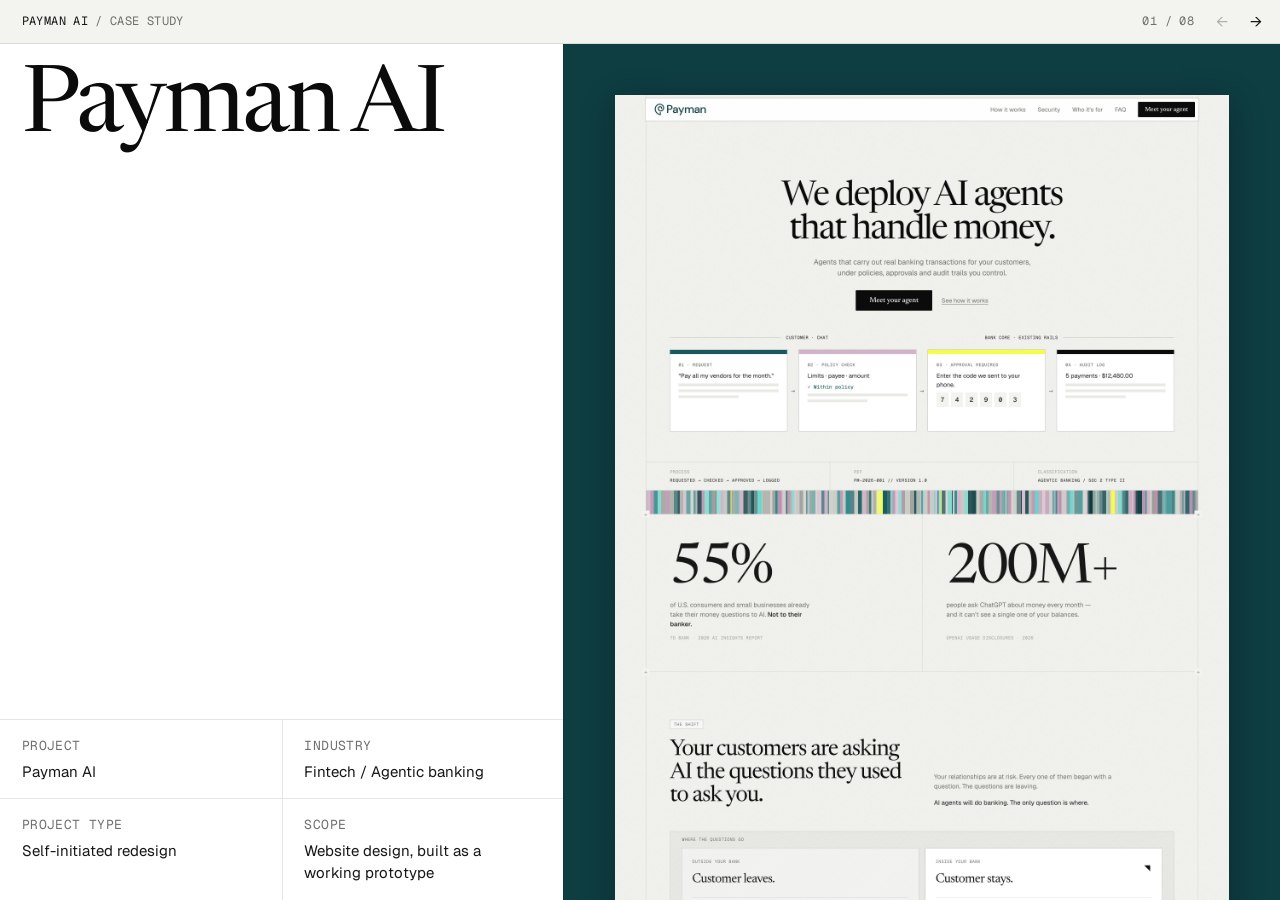
<file: case-study/index.html>
<!doctype html>
<html lang="en">
<head>
  <meta charset="utf-8" />
  <meta name="viewport" content="width=device-width, initial-scale=1" />
  <title>Payman AI | Case study</title>
  <meta name="description" content="Case study: a self-initiated website redesign for Payman AI, an agentic banking platform." />
  <link rel="preconnect" href="https://fonts.googleapis.com" />
  <link rel="preconnect" href="https://fonts.gstatic.com" crossorigin />
  <link href="https://fonts.googleapis.com/css2?family=Geist:wght@400;500;600&family=Geist+Mono:wght@400;500&family=Newsreader:opsz,wght@6..72,400;6..72,500&display=swap" rel="stylesheet" />
  <link rel="icon" type="image/png" href="/assets/images/paymanai/favicon.png" />
  <link rel="stylesheet" href="/css/case-study.css" />
</head>
<body>
  <div class="deck" id="deck">
    <header class="deck__bar">
      <span class="mono">Payman AI <span class="deck__dim">/ Case study</span></span>
      <nav class="deck__nav" aria-label="Slides">
        <span class="deck__count mono" id="deck-count" aria-live="polite"></span>
        <button class="deck__btn" type="button" data-dir="-1" aria-label="Previous slide">←</button>
        <button class="deck__btn" type="button" data-dir="1" aria-label="Next slide">→</button>
      </nav>
    </header>

    <main class="deck__slides">

      <!-- 01 · Project introduction -->
      <section class="slide intro intro--cover" aria-labelledby="intro-h">
        <div class="intro__main">
          <div class="intro__title">
            <h1 id="intro-h">Payman AI</h1>
          </div>
          <dl class="intro__meta">
            <div><dt class="mono">Project</dt><dd>Payman AI</dd></div>
            <div><dt class="mono">Industry</dt><dd>Fintech / Agentic banking</dd></div>
            <div><dt class="mono">Project type</dt><dd>Self-initiated redesign</dd></div>
            <div><dt class="mono">Scope</dt><dd>Website design, built as a working prototype</dd></div>
          </dl>
        </div>
        <div class="intro__shot"><img src="/assets/images/case-study/cover-page.jpg" width="2880" height="4200" alt="The top of the redesigned Payman homepage: the headline “We deploy AI agents that handle money.”, the four payment-stage cards, the 55% and 200M+ figures, and the start of the section on where customers’ questions go." /></div>
      </section>

      <!-- 02 · Payman today -->
      <section class="slide shot" aria-labelledby="today-h">
        <div class="shot__stage">
          <div class="board board--today">
            <div class="today__map" aria-hidden="true">
              <img src="/assets/images/case-study/current-map.jpg" width="360" height="2384" alt="" />
              <span class="today__mark" style="--y: 0%; --h: 9.4%">01</span>
              <span class="today__mark" style="--y: 48%; --h: 9.6%">02</span>
              <span class="today__mark" style="--y: 57.6%; --h: 11%">03</span>
            </div>
            <ol class="today__list">
              <li class="today">
                <img src="/assets/images/case-study/current-first.jpg" width="1600" height="914" alt="Payman’s current first screen: a banner for the Agentic Banking Guide, a nav with no button, the headline, a choice between Banks and Credit Unions, and an illustration of mountains." />
                <div><span class="sys__label">01 · Top of the page</span><h3>The first screen asks before it explains</h3><p>A headline, a mountain illustration and a choice between Banks and Credit Unions. The demo button stays hidden until you scroll.</p></div>
              </li>
              <li class="today">
                <img src="/assets/images/case-study/current-product.jpg" width="1600" height="914" alt="The section “The experience customers switch banks for.”: a chat that finds five vendor payments totalling $12,480 and asks for an approval code." />
                <div><span class="sys__label">02 · 48% down</span><h3>The product shows up halfway</h3><p>The chat that pays five vendors behind an approval code is the clearest proof of what Payman does. It comes after three screens of market argument.</p></div>
              </li>
              <li class="today">
                <img src="/assets/images/case-study/current-safeguards.jpg" width="1600" height="914" alt="The section “Built like bank infrastructure. Because it is.”: a dark table of rows for data isolation, custody, authentication, policy, audit and kill switch." />
                <div><span class="sys__label">03 · 58% down</span><h3>Safeguards come late, as a spec sheet</h3><p>Isolation, custody, policy and the kill switch are what a bank’s risk team looks for. They arrive past halfway, as seven rows of small grey text.</p></div>
              </li>
            </ol>
          </div>
        </div>
        <div class="shot__caption">
          <h2 id="today-h">Payman today</h2>
          <p>Payman puts AI agents inside banks’ and credit unions’ apps that carry out real payments and transfers, under the bank’s own rules. Its site already had the right material: proof from banks, a working product demo and real safeguards. The order kept the strongest parts low on the page.</p>
        </div>
      </section>

      <!-- 03 · Where it started -->
      <section class="slide shot" aria-labelledby="start-h">
        <div class="shot__stage">
          <div class="board">
            <div class="ba">
              <img src="/assets/images/case-study/first-screen-new.jpg" width="2880" height="1800" alt="The redesigned homepage on load at 1440 by 900: a nav ending in a black Meet your agent button, the headline and a line of explanation, a second Meet your agent button beside See how it works, and the four payment-stage cards." />
              <img class="ba__old" src="/assets/images/case-study/first-screen-old.jpg" width="2880" height="1800" alt="Payman’s current homepage on load at 1440 by 900: a banner for the Agentic Banking Guide, a nav with no button, the headline, and a choice between Banks and Credit Unions above an illustration of mountains." />
              <span class="ba__line" aria-hidden="true"></span>
              <span class="ba__tag ba__tag--old" aria-hidden="true">Current site</span>
              <span class="ba__tag ba__tag--new" aria-hidden="true">Redesign</span>
              <input type="range" min="0" max="100" value="50" aria-label="Share of the current site shown over the redesign" />
            </div>
          </div>
        </div>
        <div class="shot__caption">
          <h2 id="start-h">Where it started</h2>
          <p>The current site already had a clear headline, a defined audience and a teal and yellow identity, and all three stay. What changes is everything around them: the first screen shows how a payment is controlled, and “Meet your agent” is always one click away.</p>
        </div>
      </section>

      <!-- 04 · Design language -->
      <section class="slide shot" aria-labelledby="lang-h">
        <div class="shot__stage">
          <div class="board board--lang">
            <div class="lang">
              <div class="lang__spec"><div class="spec-frame" aria-hidden="true"><span>+</span><span>+</span></div></div>
              <span class="sys__label">01</span>
              <h3>Drafting sheet</h3>
              <p>Thin rules down each side of the page, with a + where sections meet, like ruled stock.</p>
            </div>
            <div class="lang">
              <div class="lang__spec spec-hatch" aria-hidden="true"><div><b>Customer stays.</b><u></u><u></u></div></div>
              <span class="sys__label">02</span>
              <h3>Hatched paper</h3>
              <p>A fine diagonal hatch behind comparisons, quotes and proof, so they read as filed documents.</p>
            </div>
            <div class="lang">
              <div class="lang__spec spec-palette" aria-hidden="true"><i style="--c: #0E3D42"></i><i style="--c: #F4FF45"></i><i style="--c: #D4B3CA"></i><img src="/assets/images/paymanai/footer.png" alt="" /></div>
              <span class="sys__label">03</span>
              <h3>Payman’s own palette</h3>
              <p>The deep teal, the yellow and the mauve halftone all come from the current brand.</p>
            </div>
            <div class="lang">
              <div class="lang__spec"><img class="spec-img spec-img--cards" src="/assets/images/case-study/system-sheets.jpg" alt="" /></div>
              <span class="sys__label">04</span>
              <h3>Document cards</h3>
              <p>White cards with a thin outline and a colored strip, like tabbed forms in a file.</p>
            </div>
            <div class="lang">
              <div class="lang__spec spec-labels" aria-hidden="true"><span>01 · Request</span><span>Ref PM-2026-001 // Version 1.0</span><span>TD Bank · 2026 AI Insights Report</span></div>
              <span class="sys__label">05</span>
              <h3>Form labels</h3>
              <p>Small uppercase mono for numbers, references and sources: the voice of a form or a footnote.</p>
            </div>
            <div class="lang">
              <div class="lang__spec spec-type" aria-hidden="true"><b>That handle money.</b><span>Agents that carry out real banking transactions.</span></div>
              <span class="sys__label">06</span>
              <h3>Institutional serif</h3>
              <p>Newsreader gives headlines the tone of a bank letter. Geist keeps the body text plain and easy to read.</p>
            </div>
          </div>
        </div>
        <div class="shot__caption">
          <h2 id="lang-h">Design language: paperwork</h2>
          <p>Banks run on well-kept paperwork, so the page borrows its materials: ruled stock, hatched paper, filed cards and form labels. It gives an AI product the calm, exact feel of a bank document, in the brand’s own colors.</p>
        </div>
      </section>

      <!-- 05 · Applied: how it works -->
      <section class="slide shot" aria-labelledby="how-h">
        <div class="shot__stage">
          <div class="board">
            <div class="live" data-section=".how" data-restart="#steps li button"><iframe src="/" title="The How it works section of the redesigned site, cycling through Ask, Check, Approve and Settle while the bank chat fills in." tabindex="-1"></iframe></div>
          </div>
        </div>
        <div class="shot__caption">
          <h2 id="how-h">A payment, step by step</h2>
          <p>The hero’s four cards return as a working sequence: the customer asks, the policy check runs, a person approves with a code, and the payment is logged. A bank can follow one payment from start to finish before it books a demo.</p>
        </div>
      </section>

      <!-- 06 · Applied: control and security -->
      <section class="slide shot" aria-labelledby="sec-h">
        <div class="shot__stage">
          <div class="board board--pair">
            <img src="/assets/images/case-study/controls.jpg" width="2588" height="2010" alt="Teal section headed “You set the rules. You see every action.” with three columns, Your rules, Full audit trail and Kill switch, and a row placing the Payman governed agent layer between the bank’s cores and anything that moves money." />
            <img src="/assets/images/case-study/security.jpg" width="2588" height="1740" alt="Section headed “Built like bank infrastructure. Because it is.” with three tabs: Data &amp; custody, Identity &amp; policy, Audit &amp; control. The open tab pairs the promise “Your data and your funds stay yours.” and a SOC badge with two spec rows on teal: data isolation and custody." />
          </div>
        </div>
        <div class="shot__caption">
          <h2 id="sec-h">Control and security, in the same language</h2>
          <p>The bank’s controls get their own section straight after the opening. Security is grouped into three tabs, each led by a plain-language promise with its specs beside it, so an executive gets the point and a compliance team gets the detail.</p>
        </div>
      </section>

      <!-- 07 · The system -->
      <section class="slide shot" aria-labelledby="sys-h">
        <div class="shot__stage">
          <div class="board board--kit">
            <div class="kit">
              <span class="sys__label">Type scale</span>
              <div class="kit__type">
                <div><p class="t-display">Handle money.</p><span class="kit__spec">Display · Newsreader 80</span></div>
                <div><p class="t-h2">Four steps to payment.</p><span class="kit__spec">Heading · Newsreader 52</span></div>
                <div><p class="t-h3">Kill switch</p><span class="kit__spec">Subhead · Newsreader 30</span></div>
                <div><p class="t-body">Every action logged, every decision traceable.</p><span class="kit__spec">Body · Geist 15</span></div>
                <div><p class="t-label">01 · Request</p><span class="kit__spec">Label · Geist Mono 10, caps</span></div>
              </div>
            </div>
            <div class="kit">
              <span class="sys__label">Color roles</span>
              <ul class="kit__colors">
                <li style="--c: #F3F3F0"><b>Paper <small>#F3F3F0</small></b><span>Page surface</span></li>
                <li style="--c: #0B0B0B"><b>Black <small>#0B0B0B</small></b><span>Text, buttons, dark sections</span></li>
                <li style="--c: #0E3D42"><b>Teal <small>#0E3D42</small></b><span>Brand, control and security sections</span></li>
                <li style="--c: #66D6CC"><b>Cyan <small>#66D6CC</small></b><span>Accents on dark sections</span></li>
                <li style="--c: #D4B3CA"><b>Mauve <small>#D4B3CA</small></b><span>Policy check step, halftone art</span></li>
                <li style="--c: #F4FF45"><b>Yellow <small>#F4FF45</small></b><span>Approval step, highlights</span></li>
              </ul>
            </div>
            <div class="kit" aria-hidden="true">
              <span class="sys__label">Elements</span>
              <div class="kit__group">
                <span class="kit__spec">Buttons and links</span>
                <div class="kit__row"><span class="k-btn">Meet your agent</span><span class="k-btn k-btn--sm">Meet your agent</span><span class="k-link">See how it works</span></div>
              </div>
              <div class="kit__group">
                <span class="kit__spec">Section tags: on paper, teal and black</span>
                <div class="kit__tags"><span class="k-ground"><span class="k-tag">How it works</span></span><span class="k-ground k-ground--teal"><span class="k-tag k-tag--light">You stay in control</span></span><span class="k-ground k-ground--black"><span class="k-tag k-tag--dark">How it works</span></span></div>
              </div>
              <div class="kit__group">
                <span class="kit__spec">Cards: document and notched</span>
                <div class="kit__cards">
                  <div class="k-sheet"><i></i><b>02 · Policy check</b><span>Limits · payee · amount</span><u></u><u></u></div>
                  <div class="k-card"><p>Payman is SOC 2 Type II.</p></div>
                </div>
              </div>
              <div class="kit__group">
                <span class="kit__spec">Tabs</span>
                <div class="k-tabs"><span class="is-on">Data &amp; custody</span><span>Identity &amp; policy</span><span>Audit &amp; control</span></div>
              </div>
              <div class="kit__group">
                <span class="kit__spec">Step list</span>
                <div class="k-step"><b>02 · Check</b><span>Policy checks every action</span><i></i></div>
              </div>
            </div>
          </div>
        </div>
        <div class="shot__caption">
          <h2 id="sys-h">A small system for a marketing site</h2>
          <p>It’s a landing page, not a product, so the system stays small: a type scale, colors with set jobs, and the few elements every section is built from. Defined once, they keep new pages on brand and give developers one clear spec.</p>
        </div>
      </section>

      <!-- 08 · How it was made -->
      <section class="slide intro" aria-labelledby="made-h">
        <div class="made__head">
          <div class="made__title">
            <h1 id="made-h">Built with AI, decided by hand</h1>
          </div>
          <p class="made__text">I used AI tools to explore and build quickly, which made it possible to design and ship a working, responsive site on my own. The direction and the judgment calls were mine.</p>
        </div>
        <img class="made__art" src="/assets/images/case-study/footer-art.jpg" width="2880" height="1147" alt="The site’s footer art: teal and mauve halftone with a giant faded Payman wordmark." />
      </section>

    </main>
  </div>

  <script src="/js/case-study.js"></script>
</body>
</html>
</file>
<file: css/payman.css>
/* Payman AI, redesigned in the spirit of replay.ai: paper surface, hairline frame, serif display, mono "document" labels.
   Payman identity stays: deep teal, halftone mauve, yellow accent. */
:root {
  --paper: #F3F3F0; --paper-2: #E9E9E5; --white: #FFFFFF; --ink: #171717; --black: #0B0B0B; --grey: #6F6F6C; --grey-2: #9A9A96;
  --line: rgba(23, 23, 23, .11); --line-2: rgba(23, 23, 23, .2);
  --teal: #0E3D42; --teal-2: #17595E; --teal-3: #2F8A8C; --cyan: #66D6CC; --mauve: #D4B3CA; --yellow: #F4FF45;
  --serif: "Newsreader", "Times New Roman", serif; --sans: "Geist", system-ui, sans-serif; --mono: "Geist Mono", ui-monospace, monospace;
  --frame: 1296px; --pad: clamp(20px, 4vw, 56px);
}
* { box-sizing: border-box; }
html { scroll-behavior: smooth; scroll-padding-top: 96px; }
body { margin: 0; background: var(--paper); color: var(--ink); font: 400 16px/1.5 var(--sans); -webkit-font-smoothing: antialiased; overflow-x: hidden; }
body::before { content: ""; position: fixed; inset: 0; z-index: 0; pointer-events: none; opacity: .5; background-image: url("data:image/svg+xml,%3Csvg xmlns='http://www.w3.org/2000/svg' width='160' height='160'%3E%3Cfilter id='n'%3E%3CfeTurbulence type='fractalNoise' baseFrequency='.9' numOctaves='2'/%3E%3CfeColorMatrix values='0 0 0 0 0 0 0 0 0 0 0 0 0 0 0 0 0 0 .05 0'/%3E%3C/filter%3E%3Crect width='160' height='160' filter='url(%23n)'/%3E%3C/svg%3E"); }
img, video, svg { display: block; max-width: 100%; }
h1, h2, h3, h4, p, ul, ol, dl, dd, figure, blockquote { margin: 0; }
ul, ol { padding: 0; list-style: none; }
a { color: inherit; }
button { font: inherit; color: inherit; }
.mono { font: 400 11px/1.4 var(--mono); letter-spacing: .06em; text-transform: uppercase; }
:focus-visible { outline: 2px solid var(--teal-3); outline-offset: 3px; }
.skip { position: absolute; left: -999px; top: 8px; z-index: 100; padding: 8px 14px; background: var(--ink); color: #fff; }
.skip:focus { left: 8px; }

h1, h2, h3 { font-family: var(--serif); font-weight: 400; letter-spacing: -.03em; color: var(--black); }
h2 { font-size: clamp(32px, 4vw, 52px); line-height: 1.04; letter-spacing: -.035em; }

/* Logo as a mask so one SVG works on light and dark */
.logo-mask { display: block; width: 124px; height: 36px; background: var(--teal); -webkit-mask: url("/assets/images/paymanai/payman-logo.svg") left center / contain no-repeat; mask: url("/assets/images/paymanai/payman-logo.svg") left center / contain no-repeat; }
.logo-mask--light { background: #fff; width: 150px; height: 44px; -webkit-mask-position: center; mask-position: center; }
.logo-mask--giant { width: 100%; height: 100%; background: rgba(255, 255, 255, .12); -webkit-mask-position: center 30%; mask-position: center 30%; -webkit-mask-size: 92% auto; mask-size: 92% auto; }

/* Buttons and tags */
.btn { display: inline-flex; align-items: center; justify-content: center; height: 40px; padding: 0 20px; border: 0; border-radius: 2px; font: 500 15px var(--serif); letter-spacing: -.01em; text-decoration: none; cursor: pointer; transition: transform .2s, background .2s; }
.btn--ink { background: var(--black); color: #fff; } .btn--ink:hover { background: #2a2a2a; transform: translateY(-1px); }
.btn--sm { height: 36px; padding: 0 16px; font-size: 14px; } .btn--lg { height: 48px; padding: 0 32px; font-size: 17px; }
.link { font-size: 14px; color: var(--grey); text-underline-offset: 4px; } .link:hover { color: var(--ink); }
.tag { display: inline-block; padding: 3px 8px; border: 1px solid var(--line-2); border-radius: 2px; background: rgba(255,255,255,.5); color: var(--grey); font-size: 10px; }
.tag--light { border-color: rgba(255,255,255,.3); background: rgba(255,255,255,.08); color: rgba(255,255,255,.8); }
.tag--dark { border-color: rgba(255,255,255,.22); background: rgba(255,255,255,.06); color: rgba(255,255,255,.7); }

/* Floating framed nav */
.nav { position: fixed; z-index: 60; top: 8px; left: 0; right: 0; padding: 0 8px; pointer-events: none; }
.nav__bar { pointer-events: auto; max-width: var(--frame); margin: 0 auto; height: 52px; display: flex; align-items: center; justify-content: space-between; padding: 0 8px 0 20px; background: rgba(255, 255, 255, .94); -webkit-backdrop-filter: blur(14px); backdrop-filter: blur(14px); box-shadow: 0 0 0 1px var(--line-2); }
.nav__links { display: flex; align-items: center; gap: 28px; font-size: 14px; color: var(--grey); }
.nav__links a:not(.btn) { text-decoration: none; } .nav__links a:not(.btn):hover { color: var(--ink); }

/* Page frame: hairlines left and right, like a drafting sheet */
.page { position: relative; z-index: 1; max-width: var(--frame); margin: 0 auto; border-inline: 1px solid var(--line); background: rgba(255, 255, 255, .0); }
.page > section { position: relative; border-top: 1px solid var(--line); padding: clamp(64px, 8vw, 112px) var(--pad); }
.page > section::before, .page > section::after { content: "+"; position: absolute; top: -9px; font: 400 14px/1 var(--mono); color: var(--grey-2); background: var(--paper); line-height: 18px; width: 18px; text-align: center; }
.page > section::before { left: -10px; } .page > section::after { right: -10px; }
.split__head { display: flex; flex-direction: column; align-items: flex-start; gap: 22px; }
.split__head h2 { max-width: 20ch; }

/* Reveal */
.rv { opacity: 0; transform: translateY(14px); transition: opacity .7s cubic-bezier(.2, .7, .2, 1), transform .7s cubic-bezier(.2, .7, .2, 1); }
.rv.in { opacity: 1; transform: none; }

/* Hero */
.page > .hero { border-top: 0; padding: 0; overflow: hidden; }
.page > .hero::before, .page > .hero::after { display: none; }
.hero__copy { display: flex; flex-direction: column; align-items: center; gap: 22px; padding: clamp(140px, 17vw, 200px) var(--pad) 0; text-align: center; }
.hero h1 { font-size: clamp(44px, 6.4vw, 80px); line-height: .98; letter-spacing: -.045em; }
.hero__copy > p { max-width: 46ch; color: var(--grey); font-size: 17px; letter-spacing: -.01em; }
.hero__cta { display: flex; align-items: center; gap: 22px; margin-top: 6px; }
.stage { padding: 56px var(--pad) 72px; display: flex; flex-direction: column; gap: 22px; }
.stage__top { display: flex; justify-content: space-between; align-items: center; gap: 24px; color: var(--ink); font-size: 10px; }
.stage__top span { display: flex; align-items: center; gap: 12px; flex: 1; } .stage__top span:last-child { justify-content: flex-end; }
.stage__top i { display: block; flex: 1; max-width: 260px; height: 1px; background: var(--line-2); }
.flow { display: grid; grid-template-columns: repeat(4, minmax(0, 1fr)); gap: 28px; position: relative; }
.flow .sheet:not(:last-child)::after { content: "→"; position: absolute; top: 50%; right: -24px; width: 20px; transform: translateY(-50%); text-align: center; color: var(--grey); font: 400 16px var(--mono); }
.sheet { position: relative; display: flex; flex-direction: column; gap: 8px; min-height: 190px; padding: 0 20px 20px; background: var(--white); box-shadow: 0 0 0 1px var(--line-2); transition: transform .3s cubic-bezier(.2, .7, .2, 1); }
.sheet:hover { transform: translateY(-4px); }
.sheet .bar { display: block; height: 10px; margin: 0 -20px 10px; } .bar--teal { background: var(--teal-2); } .bar--mauve { background: var(--mauve); } .bar--yellow { background: var(--yellow); } .bar--ink { background: var(--black); }
.sheet b { font-weight: 500; color: var(--grey); font-size: 10px; } .sheet span { font-size: 14px; color: var(--ink); }
.sheet u { display: block; height: 6px; background: var(--paper-2); } .sheet u.short { width: 60%; }
.sheet .tick { font: 500 12px var(--mono); font-style: normal; color: var(--teal-2); }
.sheet .code { display: flex; flex-wrap: wrap; gap: 6px; } .sheet .code s { display: grid; place-items: center; width: 28px; height: 34px; text-decoration: none; background: var(--paper); font: 500 15px var(--mono); }
.meta { display: grid; grid-template-columns: repeat(3, 1fr); border-top: 1px solid var(--line); }
.meta__cell { display: flex; flex-direction: column; gap: 6px; padding: 16px var(--pad); border-right: 1px solid var(--line); } .meta__cell:last-child { border-right: 0; }
.meta__cell span { color: var(--grey-2); font-size: 10px; } .meta__cell b { font-weight: 400; font-size: 10px; }
.barcode { display: flex; align-items: stretch; height: 56px; overflow: hidden; border-top: 1px solid var(--line); background: var(--paper-2); }
.barcode i { flex: 0 0 auto; }

/* Numbers */
.page > .numbers { display: grid; grid-template-columns: 1fr 1fr; padding: 0; }
.numbers__cell { display: flex; flex-direction: column; gap: 14px; padding: clamp(40px, 6vw, 72px) var(--pad); }
.numbers__cell + .numbers__cell { border-left: 1px solid var(--line); }
.numbers__cell strong { font: 400 clamp(72px, 9vw, 128px)/.9 var(--serif); letter-spacing: -.05em; font-variant-numeric: tabular-nums; }
.numbers__cell p { max-width: 36ch; color: var(--grey); font-size: 15px; } .numbers__cell p b { color: var(--ink); font-weight: 500; }
.numbers__cell .mono { color: var(--grey-2); font-size: 10px; margin-top: auto; }

/* Split + tray */
.page > .split { display: grid; grid-template-columns: minmax(0, 1fr) minmax(0, 1fr); gap: 56px var(--pad); }
.split__body { align-self: end; display: flex; flex-direction: column; gap: 16px; max-width: 44ch; color: var(--grey); font-size: 15px; }
.split__body p:last-child { color: var(--ink); }
.tray { grid-column: 1 / -1; position: relative; padding: 40px 28px 28px; background: repeating-linear-gradient(135deg, transparent 0 5px, rgba(23, 23, 23, .045) 5px 6px), var(--paper-2); box-shadow: inset 0 0 0 1px var(--line); }
.tray__label { position: absolute; top: 12px; left: 28px; color: var(--grey); font-size: 10px; }
.tray__cols { display: grid; grid-template-columns: 1fr 1fr; gap: 16px; }
.tray__col { display: flex; flex-direction: column; gap: 12px; padding: 24px; background: var(--white); box-shadow: 0 0 0 1px var(--line); }
.tray__col > .mono { color: var(--grey); font-size: 10px; } .tray__col h3 { font-size: 30px; margin-bottom: 8px; }
.tray__col li { display: grid; grid-template-columns: 20px 1fr; gap: 10px; padding: 10px 0; border-top: 1px solid var(--line); font: 400 12px/1.4 var(--mono); letter-spacing: .03em; text-transform: uppercase; }
.tray__col li i { font-style: normal; }
.tray__col--out { background: rgba(255, 255, 255, .45); color: var(--grey); } .tray__col--out li i { opacity: .6; }
.tray__col--in { box-shadow: 0 0 0 1px var(--line-2); } .tray__col--in li i { color: var(--teal-2); font-weight: 700; }
.tray__col--in::after { content: ""; position: absolute; top: 40px; right: 28px; width: 14px; height: 14px; background: linear-gradient(225deg, var(--black) 50%, transparent 50%); }
.tray__col--in { position: relative; }

/* Tiers */
.page > .tiers { color: #fff; background: radial-gradient(90% 70% at 70% 100%, rgba(102, 214, 204, .28), transparent 60%), linear-gradient(180deg, #0A2E33, #0E3D42 60%, #0A3037); border-top-color: transparent; overflow: hidden; }
.page > .tiers::before, .page > .tiers::after { color: rgba(255,255,255,.4); background: transparent; }
.tiers::selection { background: var(--cyan); }
.tiers h2 { color: #fff; }
.tiers__head { display: flex; flex-direction: column; align-items: flex-start; gap: 22px; margin-bottom: clamp(40px, 6vw, 72px); }
.tiers__grid { display: grid; grid-template-columns: repeat(3, 1fr); gap: 0; border-top: 1px solid rgba(255,255,255,.14); }
.tier { display: flex; flex-direction: column; gap: 10px; padding: 28px 28px 0 0; min-height: 420px; }
.tier + .tier { padding-left: 28px; border-left: 1px solid rgba(255,255,255,.14); }
.tier__bars { display: flex; flex-direction: column-reverse; gap: 6px; height: 240px; justify-content: flex-start; margin-top: auto; order: 2; }
.tier__bars i { display: block; flex: 0 0 18px; background: linear-gradient(90deg, var(--teal-3), var(--cyan)); opacity: 0; transform: scaleX(.2); transform-origin: left; transition: opacity .4s, transform .6s cubic-bezier(.2,.7,.2,1); transition-delay: calc(var(--k, 0) * 70ms); }
.tiers.in .tier__bars i { opacity: 1; transform: none; }
.tier:nth-child(1) .tier__bars i { background: rgba(255,255,255,.22); } .tier:nth-child(2) .tier__bars i { background: var(--teal-3); }
.tier .mono { color: rgba(255,255,255,.6); font-size: 10px; } .tier h3 { color: #fff; font-size: 30px; } .tier p { color: rgba(255,255,255,.7); font-size: 14px; max-width: 28ch; }
.layers { display: grid; grid-template-columns: 1fr auto 1fr auto 1fr; gap: 14px; align-items: center; margin-top: clamp(40px, 6vw, 64px); text-align: center; }
.layers > div { display: grid; place-items: center; min-height: 72px; padding: 12px; background: rgba(255,255,255,.06); box-shadow: inset 0 0 0 1px rgba(255,255,255,.16); font-size: 14px; color: rgba(255,255,255,.7); }
.layers .layers__mid { background: #fff; color: var(--black); font-weight: 500; box-shadow: none; } .layers > span { color: var(--cyan); }

/* How it works */
.page > .how { display: grid; grid-template-columns: minmax(0, .9fr) minmax(0, 1.1fr); gap: var(--pad); background: var(--black); color: #fff; border-top-color: #000; }
.page > .how::before, .page > .how::after { background: transparent; color: rgba(255,255,255,.4); }
.how h2 { color: #fff; margin: 22px 0 36px; max-width: 12ch; }
.steps { display: flex; flex-direction: column; }
.steps li { border-top: 1px solid rgba(255,255,255,.14); }
.steps button { position: relative; width: 100%; display: flex; flex-direction: column; gap: 8px; padding: 22px 0; text-align: left; border: 0; background: none; cursor: pointer; opacity: .5; transition: opacity .3s; }
.steps li.is-on button, .steps button:hover { opacity: 1; }
.steps .mono { color: var(--cyan); font-size: 10px; } .steps b { font: 400 24px/1.15 var(--serif); letter-spacing: -.02em; }
.steps p { display: none; max-width: 44ch; color: rgba(255,255,255,.62); font-size: 14px; } .steps li.is-on p { display: block; }
.steps__bar { position: absolute; left: 0; bottom: -1px; height: 2px; width: 100%; background: var(--cyan); transform: scaleX(0); transform-origin: left; }
.steps li.is-on .steps__bar { transform: scaleX(1); animation: fill var(--dur, 5s) linear; }
@keyframes fill { from { transform: scaleX(0); } to { transform: scaleX(1); } }
.how__right { display: grid; place-items: center; padding: clamp(20px, 3vw, 40px); background: linear-gradient(rgba(255,255,255,.04) 1px, transparent 1px) 0 0 / 100% 32px, linear-gradient(90deg, rgba(255,255,255,.04) 1px, transparent 1px) 0 0 / 32px 100%, linear-gradient(140deg, #14181A, #0D1214); box-shadow: inset 0 0 0 1px rgba(255,255,255,.1); }
.browser { width: min(100%, 520px); background: var(--white); color: var(--ink); box-shadow: 0 40px 70px -30px rgba(0,0,0,.7); overflow: hidden; }
.browser__bar { display: flex; align-items: center; gap: 6px; padding: 11px 14px; background: var(--paper-2); } .browser__bar i { width: 8px; height: 8px; border-radius: 50%; background: #C7C7C2; }
.browser__bar span { margin: 0 auto; padding: 3px 24px; background: #fff; font: 400 11px var(--sans); color: var(--grey); }
.chat { display: flex; flex-direction: column; gap: 12px; padding: 20px; min-height: 470px; }
.chat > [data-step] { opacity: 0; transform: translateY(8px); transition: opacity .4s, transform .4s; }
.chat > .on { opacity: 1; transform: none; }
.bubble { max-width: 88%; padding: 11px 14px; font-size: 13px; line-height: 1.45; } .bubble--user { align-self: flex-end; background: var(--teal); color: #fff; } .bubble--bot { background: var(--paper); }
.bubble table { width: 100%; margin-top: 10px; border-collapse: collapse; font-size: 12px; } .bubble td { padding: 6px 0; border-top: 1px solid var(--line); } .bubble td:last-child { text-align: right; font-variant-numeric: tabular-nums; } .bubble .total td { font-weight: 600; }
.approve { padding: 14px; background: var(--paper); box-shadow: inset 0 0 0 1px var(--line); } .approve .mono { color: var(--grey); font-size: 10px; } .approve p { margin: 6px 0 10px; font-size: 12px; color: var(--grey); }
.code { display: flex; gap: 6px; } .code b { display: grid; place-items: center; width: 32px; height: 36px; background: #fff; box-shadow: inset 0 0 0 1px var(--line); font: 500 15px var(--mono); }
.done { align-self: flex-start; padding: 7px 13px; background: #E4EFE9; color: var(--teal); font-size: 13px; }

/* Demo */
.demo { display: flex; flex-direction: column; gap: 48px; }
.screen { padding: 14px; background: repeating-linear-gradient(135deg, transparent 0 5px, rgba(23,23,23,.045) 5px 6px), var(--paper-2); box-shadow: inset 0 0 0 1px var(--line); }
.screen video { width: 100%; aspect-ratio: 16 / 9; object-fit: cover; background: #000; box-shadow: 0 30px 60px -30px rgba(0,0,0,.5); }

/* Security tabs */
.sec { display: flex; flex-direction: column; gap: 48px; }
.tabs { box-shadow: 0 0 0 1px var(--line-2); background: var(--white); }
.tabs__panel { display: grid; grid-template-columns: minmax(0, 1fr) minmax(0, 1.15fr); min-height: 380px; }
.tabs__copy { position: relative; display: flex; flex-direction: column; justify-content: center; gap: 14px; padding: clamp(28px, 4vw, 48px); background: var(--paper-2); }
.tabs__copy .mono { color: var(--grey); font-size: 10px; } .tabs__copy h3 { font-size: clamp(28px, 3vw, 38px); line-height: 1.06; max-width: 14ch; } .tabs__copy p { max-width: 40ch; color: var(--grey); font-size: 14px; }
.tabs__soc { position: absolute; left: clamp(28px, 4vw, 48px); bottom: 28px; opacity: .9; }
.tabs__doc { display: flex; flex-direction: column; justify-content: center; padding: clamp(24px, 3vw, 40px); color: rgba(255,255,255,.9); background: linear-gradient(rgba(255,255,255,.05) 1px, transparent 1px) 0 0 / 100% 28px, linear-gradient(160deg, #124950, #0A3037); }
.tabs__doc > div { display: grid; grid-template-columns: 150px 1fr; gap: 16px; padding: 14px 0; border-top: 1px solid rgba(255,255,255,.14); } .tabs__doc > div:first-child { border-top: 0; }
.tabs__doc dt { color: rgba(255,255,255,.55); font: 400 10px/1.5 var(--mono); letter-spacing: .08em; text-transform: uppercase; } .tabs__doc dd { font: 400 12px/1.6 var(--mono); }
.tabs__list { display: grid; grid-template-columns: repeat(3, 1fr); border-top: 1px solid var(--line-2); }
.tabs__list button { height: 56px; border: 0; border-left: 1px solid var(--line-2); background: var(--white); font: 400 15px var(--serif); cursor: pointer; transition: background .2s, color .2s; } .tabs__list button:first-child { border-left: 0; }
.tabs__list button:hover { background: var(--paper); } .tabs__list button[aria-selected="true"] { background: var(--black); color: #fff; }
.note { color: var(--grey); font-size: 14px; } .note a { color: var(--ink); font-weight: 500; text-underline-offset: 3px; }

/* Who */
.page > .who { display: grid; grid-template-columns: minmax(0, 1fr) minmax(0, 1fr); gap: var(--pad); align-items: center; background: linear-gradient(180deg, var(--paper-2), var(--paper)); }
.who__copy { display: flex; flex-direction: column; align-items: flex-start; gap: 22px; } .who__copy h2 { max-width: 14ch; } .who__copy p { max-width: 42ch; color: var(--grey); font-size: 15px; }
.orbit { display: grid; grid-template-columns: repeat(3, 1fr); gap: 10px; padding: 28px; background: repeating-linear-gradient(135deg, transparent 0 5px, rgba(23,23,23,.045) 5px 6px); }
.orbit__t { display: grid; place-items: center; min-height: 92px; padding: 10px; background: rgba(255,255,255,.8); outline: 1px dashed var(--line-2); outline-offset: -1px; font: 400 11px/1.3 var(--mono); letter-spacing: .06em; text-transform: uppercase; text-align: center; transition: transform .25s, background .25s; }
.orbit__t:hover { background: #fff; transform: translateY(-3px); }
.orbit__core { display: grid; place-items: center; min-height: 92px; background: linear-gradient(150deg, #1B6670, #0A3037); }

/* Trust */
.trust { display: flex; flex-direction: column; gap: 48px; }
.trust__cards { display: grid; grid-template-columns: 1.4fr 1fr; gap: 16px; }
.card { position: relative; display: flex; flex-direction: column; justify-content: space-between; gap: 40px; min-height: 280px; padding: 32px; background: repeating-linear-gradient(135deg, transparent 0 5px, rgba(23,23,23,.04) 5px 6px), var(--paper-2); box-shadow: inset 0 0 0 1px var(--line); }
.notch::after { content: ""; position: absolute; top: 0; right: 0; width: 14px; height: 14px; background: linear-gradient(225deg, var(--black) 50%, transparent 50%); }
.card blockquote { font: 400 clamp(22px, 2.4vw, 30px)/1.22 var(--serif); letter-spacing: -.02em; color: var(--black); } .card figcaption { display: flex; flex-direction: column; gap: 4px; } .card figcaption b { font-weight: 500; font-size: 14px; } .card figcaption .mono { color: var(--grey); font-size: 10px; }
.card__big { font: 400 clamp(24px, 2.6vw, 34px)/1.1 var(--serif); letter-spacing: -.025em; color: var(--black); } .card p:not(.card__big) { color: var(--grey); font-size: 14px; max-width: 36ch; } .card a { color: var(--ink); text-underline-offset: 3px; }
.logos { display: flex; flex-wrap: wrap; align-items: center; justify-content: space-between; gap: 28px 40px; padding-top: 8px; }
.lg { display: inline-flex; align-items: center; gap: 8px; height: 30px; width: auto; color: var(--ink); opacity: .7; font: 500 18px var(--sans); white-space: nowrap; }
img.lg { filter: brightness(0); height: 32px; }
.lg--serif { font: 500 20px var(--serif); } .lg--serif i { display: inline-grid; place-items: center; width: 24px; height: 24px; background: var(--ink); color: #fff; font: 700 15px/1 Georgia, serif; font-style: normal; }
.lg--icba { font-weight: 800; font-size: 26px; letter-spacing: -.03em; }

/* FAQ */
.page > .faq { display: grid; grid-template-columns: minmax(0, .8fr) minmax(0, 1.2fr); gap: var(--pad); }
.faq__list { display: flex; flex-direction: column; border-top: 1px solid var(--line-2); }
.faq details { border-bottom: 1px solid var(--line-2); }
.faq summary { display: flex; justify-content: space-between; align-items: center; gap: 24px; padding: 22px 0; font: 400 22px/1.2 var(--serif); letter-spacing: -.02em; cursor: pointer; list-style: none; }
.faq summary::-webkit-details-marker { display: none; } .faq summary::after { content: "+"; font: 400 20px var(--mono); color: var(--grey); transition: transform .25s; } .faq details[open] summary::after { transform: rotate(45deg); }
.faq details p { padding: 0 0 24px; max-width: 58ch; color: var(--grey); font-size: 15px; } .faq details a { color: var(--ink); text-underline-offset: 3px; }

/* Closing CTA */
.page > .cta { padding: 0; min-height: 640px; display: grid; place-items: center; background: var(--black); border-top-color: #000; overflow: hidden; }
.page > .cta::before, .page > .cta::after { background: transparent; color: rgba(255,255,255,.4); }
.cta__collage { position: absolute; inset: 0; display: flex; flex-wrap: wrap; align-content: space-between; opacity: .9; }
.cta__collage i { position: absolute; display: block; }
.cta__card { position: relative; z-index: 2; width: min(560px, calc(100% - 40px)); padding: clamp(32px, 5vw, 56px); background: var(--paper); box-shadow: 0 0 0 1px var(--line-2), 0 50px 80px -30px rgba(0,0,0,.7); text-align: center; }
.cta__card h2 { font-size: clamp(34px, 4.4vw, 52px); } .cta__card > p { margin: 14px 0 28px; color: var(--grey); font-size: 15px; }
.form { display: grid; grid-template-columns: 1fr 1fr; gap: 10px; text-align: left; }
.form input { height: 44px; padding: 0 14px; border: 0; background: #fff; box-shadow: inset 0 0 0 1px var(--line-2); color: var(--ink); font: 400 14px var(--sans); } .form input::placeholder { color: var(--grey-2); }
.form input:nth-child(3), .form input:nth-child(4), .form .btn, .form__msg { grid-column: 1 / -1; } .form .btn { margin-top: 6px; }
.form__msg { min-height: 1.4em; color: var(--teal-2); font-size: 10px; text-align: center; }

/* Footer */
.foot { position: relative; z-index: 1; overflow: hidden; background: var(--black); color: #fff; }
.foot__cols { position: relative; z-index: 2; max-width: var(--frame); margin: 0 auto; display: grid; grid-template-columns: repeat(4, 1fr); gap: 40px; padding: 80px var(--pad) 32px; }
.foot h4 { display: flex; gap: 10px; margin-bottom: 18px; padding-bottom: 14px; border-bottom: 1px solid rgba(255,255,255,.14); font: 400 18px var(--serif); } .foot h4 span { color: rgba(255,255,255,.4); font: 400 11px var(--mono); padding-top: 5px; }
.foot li { margin-bottom: 10px; font: 400 11px/1.4 var(--mono); letter-spacing: .06em; text-transform: uppercase; color: rgba(255,255,255,.62); } .foot a { text-decoration: none; } .foot li a:hover { color: #fff; }
.foot .social { display: flex; gap: 14px; margin-top: 22px; } .foot .social img { opacity: .8; }
.foot__meta { position: relative; z-index: 2; max-width: var(--frame); margin: 0 auto; display: flex; justify-content: space-between; align-items: center; padding: 0 var(--pad) 40px; color: rgba(255,255,255,.5); font-size: 10px; }
.foot__art { position: relative; width: 100%; aspect-ratio: 2500 / 1000; min-height: 360px; max-height: 760px;
  background: linear-gradient(180deg, var(--black) 0, rgba(11,11,11,.55) 38%, rgba(11,11,11,.2) 100%), url("/assets/images/paymanai/footer.png") center 60% / cover no-repeat, var(--black); }
.foot__art .logo-mask { position: absolute; inset: 0; }

/* Responsive */
@media (max-width: 1340px) { .page > section::before, .page > section::after { display: none; } }
@media (max-width: 1023px) {
  .flow { grid-template-columns: repeat(2, minmax(0, 1fr)); gap: 20px; } .flow .sheet::after { display: none; }
  .nav__links a:not(.btn) { display: none; }
  .page > .split, .page > .who, .page > .faq, .page > .how { grid-template-columns: 1fr; }
  .tray__cols, .trust__cards, .tiers__grid { grid-template-columns: 1fr; }
  .tier { min-height: 0; padding: 28px 0; } .tier + .tier { padding-left: 0; border-left: 0; border-top: 1px solid rgba(255,255,255,.14); } .tier__bars { height: 140px; }
  .tabs__panel { grid-template-columns: 1fr; } .tabs__soc { display: none; }
  .foot__cols { grid-template-columns: repeat(2, 1fr); }
  .meta { grid-template-columns: 1fr; } .meta__cell { border-right: 0; border-top: 1px solid var(--line); } .meta__cell:first-child { border-top: 0; }
}
@media (max-width: 767px) {
  .flow { grid-template-columns: 1fr; } .stage__top i { display: none; }
  .page > .numbers { grid-template-columns: 1fr; } .numbers__cell + .numbers__cell { border-left: 0; border-top: 1px solid var(--line); }
  .hero__cta { flex-direction: column; gap: 14px; }
  .layers { grid-template-columns: 1fr; } .layers > span { transform: rotate(90deg); }
  .orbit { grid-template-columns: repeat(2, 1fr); } .orbit__core { order: -1; grid-column: 1 / -1; }
  .tabs__list { grid-template-columns: 1fr; } .tabs__list button { border-left: 0; border-top: 1px solid var(--line-2); } .tabs__list button:first-child { border-top: 0; }
  .tabs__doc > div { grid-template-columns: 1fr; gap: 4px; }
  .form { grid-template-columns: 1fr; } .form input { grid-column: 1 / -1; }
  .foot__art { min-height: 280px; } .foot__meta { flex-direction: column; align-items: flex-start; gap: 16px; }
}
@media (prefers-reduced-motion: reduce) {
  html { scroll-behavior: auto; }
  .rv { opacity: 1; transform: none; transition: none; }
  .tier__bars i { opacity: 1; transform: none; transition: none; } .steps li.is-on .steps__bar { animation: none; } .chat > [data-step] { transition: none; }
}
</file>
<file: css/case-study-v2.css>
/* Payman AI case study deck. Slides follow memetic.design's project layout: hairline grid, mono labels, large display title. */
:root {
  --paper: #F3F3F0; --white: #FFFFFF; --ink: #171717; --black: #0B0B0B; --grey: #6F6F6C;
  --line: rgba(23, 23, 23, .11); --teal: #0E3D42; --teal-3: #2F8A8C;
  --serif: "Newsreader", "Times New Roman", serif; --sans: "Geist", system-ui, sans-serif; --mono: "Geist Mono", ui-monospace, monospace;
  --display: var(--serif);
  --bar: 44px; --gut: clamp(16px, 1.7vw, 32px);
}
* { box-sizing: border-box; }
html, body { height: 100%; }
body { margin: 0; background: var(--white); color: var(--ink); font: 400 16px/1.6 var(--sans); -webkit-font-smoothing: antialiased; }
h1, h2, p, dl, dd { margin: 0; }
button { font: inherit; color: inherit; }
.mono { font: 400 12px/1.6 var(--mono); letter-spacing: .03em; text-transform: uppercase; }
:focus-visible { outline: 2px solid var(--teal-3); outline-offset: 2px; }

/* Shell */
.deck { display: flex; flex-direction: column; height: 100vh; height: 100dvh; }
.deck__bar { flex: none; display: flex; align-items: center; justify-content: space-between; gap: 16px; height: var(--bar); padding: 0 8px 0 var(--gut); background: var(--paper); border-bottom: 1px solid var(--line); }
.deck__dim, .deck__count { color: var(--grey); }
.deck__nav { display: flex; align-items: center; gap: 2px; }
.deck__count { margin-right: 10px; font-variant-numeric: tabular-nums; }
.deck__btn { display: grid; place-items: center; width: 32px; height: 32px; padding: 0; border: 1px solid transparent; border-radius: 2px; background: none; font-size: 15px; cursor: pointer; transition: background .15s, border-color .15s; }
.deck__btn:hover:not(:disabled) { background: var(--white); border-color: var(--line); }
.deck__btn:disabled { opacity: .3; cursor: default; }
.deck__slides { position: relative; flex: 1; min-height: 0; }
.slide { position: absolute; inset: 0; overflow-y: auto; overscroll-behavior: contain; opacity: 0; visibility: hidden; }
.slide.is-active, .deck:not([data-ready]) .slide:first-child { opacity: 1; visibility: visible; }
.deck.is-animated .slide { transition: opacity .3s ease, visibility 0s .3s; }
.deck.is-animated .slide.is-active { transition: opacity .3s ease; }
@media (prefers-reduced-motion: reduce) { .deck.is-animated .slide, .deck.is-animated .slide.is-active { transition: none; } }

/* Project introduction */
.intro { display: flex; flex-direction: column; }
.intro--cover { flex-direction: row; }
.intro__main { flex: 1; min-width: 0; display: flex; flex-direction: column; }
.intro__title { flex: 1; min-width: 0; display: flex; flex-direction: column; gap: clamp(16px, 1.8vw, 28px); padding: var(--gut) clamp(24px, 3vw, 56px) var(--gut) var(--gut); }
.intro h1 { font: 400 clamp(56px, 7.2vw, 128px)/.95 var(--display); letter-spacing: -.035em; color: var(--black); }
.intro__meta { display: grid; grid-template-columns: 1fr 1fr; border-top: 1px solid var(--line); }
.intro__meta > div { display: flex; flex-direction: column; gap: 4px; padding: clamp(14px, 1.2vw, 20px) var(--gut); }
.intro__meta > div:nth-child(-n + 2) { border-bottom: 1px solid var(--line); }
.intro__meta > div:nth-child(even) { border-left: 1px solid var(--line); }
.intro__meta dt { color: var(--grey); font-size: 13px; }
.intro__meta dd { font-size: clamp(15px, 1.1vw, 18px); line-height: 1.5; }
.intro__shot { flex: 0 0 clamp(340px, 56vw, 1080px); position: relative; overflow: hidden; border-left: 1px solid var(--line); background: var(--teal); }
.intro__shot img { position: absolute; top: clamp(32px, 4vw, 72px); left: clamp(32px, 4vw, 72px); width: calc(100% - 2 * clamp(32px, 4vw, 72px)); height: auto; box-shadow: 0 8px 32px rgba(0, 0, 0, .28); }

/* Closing slide: title and paragraph above the site's footer art, run edge to edge */
.made__head { flex: none; display: grid; grid-template-columns: 1fr clamp(340px, 40vw, 720px); }
.made__title { display: flex; flex-direction: column; gap: clamp(16px, 1.8vw, 28px); padding: clamp(28px, 3.4vw, 64px) clamp(24px, 3vw, 56px) clamp(32px, 3.6vw, 64px) var(--gut); }
.made__text { align-self: end; max-width: 44ch; padding: var(--gut) var(--gut) clamp(32px, 3.6vw, 64px); font-size: clamp(16px, 1.35vw, 22px); line-height: 1.5; }
.made__art { flex: 1 1 0; display: block; width: 100%; min-height: 200px; object-fit: cover; object-position: 50% 35%; }

/* Website visual with caption. Every visual is composed on a 16:9 board; children size in cqw of the board so compositions scale as one.
   The caption shares the board's left edge: the board is centered in the stage, so its inset is wider than the page gutter whenever height, not width, limits the 16:9 frame. */
.shot { --pad: clamp(12px, 1.6vw, 28px); --cap: clamp(160px, 22vh, 200px); display: flex; flex-direction: column; container-type: size; }
.shot__stage { flex: 1 1 0; min-height: 280px; display: grid; place-items: center; container-type: size; }
.board { width: min(100cqw - 2 * var(--pad), (100cqh - 2 * var(--pad)) * 16 / 9); aspect-ratio: 16 / 9; display: flex; align-items: center; justify-content: center; gap: 2cqw; overflow: hidden; background: var(--paper); box-shadow: inset 0 0 0 1px var(--line); container-type: inline-size; }
.board img { display: block; height: auto; box-shadow: 0 0 0 1px rgba(23, 23, 23, .2); }
.board--pair img { width: 45cqw; }
.live { position: relative; width: 72cqw; overflow: hidden; box-shadow: 0 0 0 1px rgba(23, 23, 23, .2); }
.live iframe { position: absolute; top: 0; left: 0; width: 1296px; border: 0; transform-origin: 0 0; pointer-events: none; }
.ba { --x: 50%; position: relative; width: 78cqw; aspect-ratio: 16 / 10; overflow: hidden; box-shadow: 0 0 0 1px rgba(23, 23, 23, .2); }
.board .ba img { position: absolute; inset: 0; width: 100%; height: 100%; box-shadow: none; }
.ba__old { clip-path: inset(0 calc(100% - var(--x)) 0 0); }
.ba__line { position: absolute; top: 0; bottom: 0; left: var(--x); width: 2px; margin-left: -1px; background: var(--white); pointer-events: none; }
.ba__line::after { content: "↔"; position: absolute; top: 50%; left: 50%; display: grid; place-items: center; width: 3.4cqw; height: 3.4cqw; transform: translate(-50%, -50%); border-radius: 50%; background: var(--white); color: var(--black); font: 400 1.5cqw/1 var(--sans); box-shadow: 0 .3cqw 1.2cqw rgba(0, 0, 0, .3); }
.ba:has(input:focus-visible) .ba__line::after { outline: 2px solid var(--teal-3); outline-offset: 3px; }
.ba__tag { position: absolute; bottom: 1.4cqw; padding: .6cqw .9cqw; background: rgba(11, 11, 11, .8); color: var(--white); font: 400 1cqw/1 var(--mono); letter-spacing: .06em; text-transform: uppercase; pointer-events: none; }
.ba__tag--old { left: 1.4cqw; } .ba__tag--new { right: 1.4cqw; }
.ba input { position: absolute; inset: 0; width: 100%; height: 100%; margin: 0; opacity: 0; cursor: ew-resize; touch-action: pan-y; }
/* System: type scale, color roles and live element samples, three panels on one board */
.sys__label { font: 400 1.05cqw/1 var(--mono); letter-spacing: .06em; text-transform: uppercase; color: var(--grey); }
.board--kit { display: grid; grid-template-columns: 1fr 1fr 1.25fr; align-items: stretch; gap: 1.2cqw; padding: 3cqw; }
.kit { display: flex; flex-direction: column; gap: 1.4cqw; min-height: 0; padding: 1.8cqw; background: var(--white); box-shadow: 0 0 0 1px rgba(23, 23, 23, .2); }
.kit__spec { font: 400 .8cqw/1.2 var(--mono); letter-spacing: .06em; text-transform: uppercase; color: var(--grey); }
.kit__type { display: flex; flex-direction: column; }
.kit__type > div { display: flex; flex-direction: column; gap: .5cqw; padding: .9cqw 0; border-top: 1px solid var(--line); }
.kit__type > div:first-child { border-top: 0; padding-top: 0; }
.kit__type p { color: var(--black); }
.t-display { font: 400 3.4cqw/.98 var(--serif); letter-spacing: -.045em; }
.t-h2 { font: 400 2.2cqw/1.04 var(--serif); letter-spacing: -.035em; }
.t-h3 { font: 400 1.5cqw/1.1 var(--serif); letter-spacing: -.03em; }
.t-body { font: 400 1.05cqw/1.45 var(--sans); }
.t-label { font: 400 .85cqw/1.4 var(--mono); letter-spacing: .06em; text-transform: uppercase; }
.kit__colors { display: flex; flex-direction: column; gap: 1cqw; margin: 0; padding: 0; list-style: none; }
.kit__colors li { display: grid; grid-template-columns: 2.8cqw 1fr; grid-template-rows: auto auto; column-gap: 1.1cqw; align-items: center; }
.kit__colors li::before { content: ""; grid-row: 1 / 3; aspect-ratio: 1; background: var(--c); box-shadow: inset 0 0 0 1px var(--line); }
.kit__colors b { align-self: end; font: 400 1.2cqw/1.2 var(--serif); color: var(--black); }
.kit__colors small { margin-left: .4cqw; font: 400 .8cqw var(--mono); letter-spacing: .04em; color: var(--grey); }
.kit__colors span { align-self: start; font-size: .95cqw; line-height: 1.35; color: var(--grey); }
.kit__group { display: flex; flex-direction: column; gap: .8cqw; padding-top: 1.2cqw; border-top: 1px solid var(--line); }
.kit__group:first-of-type { padding-top: 0; border-top: 0; }
.kit__row { display: flex; flex-wrap: wrap; align-items: center; gap: 1cqw; }
.k-btn { display: inline-flex; align-items: center; height: 2.8cqw; padding: 0 1.8cqw; border-radius: 2px; background: var(--black); color: #fff; font: 500 1.05cqw var(--serif); letter-spacing: -.01em; }
.k-btn--sm { height: 2.3cqw; padding: 0 1.2cqw; font-size: .9cqw; }
.k-link { font-size: .95cqw; color: var(--grey); text-decoration: underline; text-underline-offset: .3cqw; }
.k-tag { display: inline-block; padding: .25cqw .6cqw; border: 1px solid rgba(23, 23, 23, .2); border-radius: 2px; background: rgba(255, 255, 255, .5); font: 400 .75cqw/1.4 var(--mono); letter-spacing: .06em; text-transform: uppercase; white-space: nowrap; color: var(--grey); }
.k-tag--light { border-color: rgba(255, 255, 255, .3); background: rgba(255, 255, 255, .08); color: rgba(255, 255, 255, .8); }
.k-tag--dark { border-color: rgba(255, 255, 255, .22); background: rgba(255, 255, 255, .06); color: rgba(255, 255, 255, .7); }
.kit__tags { display: grid; grid-template-columns: 1fr 1.35fr 1fr; }
.k-ground { display: grid; place-items: center; padding: 1cqw .6cqw; background: var(--paper); box-shadow: inset 0 0 0 1px var(--line); }
.k-ground--teal { background: var(--teal); box-shadow: none; } .k-ground--black { background: var(--black); box-shadow: none; }
.kit__cards { display: grid; grid-template-columns: 1fr 1fr; gap: 1cqw; }
.k-sheet { display: flex; flex-direction: column; gap: .5cqw; padding: 0 1cqw 1cqw; background: var(--white); box-shadow: 0 0 0 1px rgba(23, 23, 23, .2); }
.k-sheet i { display: block; height: .7cqw; margin: 0 -1cqw .5cqw; background: var(--mauve, #D4B3CA); }
.k-sheet b { font: 500 .7cqw/1.3 var(--mono); letter-spacing: .06em; text-transform: uppercase; color: var(--grey); }
.k-sheet span { font-size: .95cqw; color: var(--ink); }
.k-sheet u { display: block; height: .45cqw; background: #E9E9E5; } .k-sheet u + u { width: 60%; }
.k-card { position: relative; display: flex; align-items: flex-start; padding: 1cqw; background: repeating-linear-gradient(135deg, transparent 0 4px, rgba(23, 23, 23, .045) 4px 5px), #E9E9E5; box-shadow: inset 0 0 0 1px var(--line); }
.k-card::after { content: ""; position: absolute; top: 0; right: 0; width: .9cqw; height: .9cqw; background: linear-gradient(225deg, var(--black) 50%, transparent 50%); }
.k-tabs { display: grid; grid-template-columns: repeat(3, 1fr); box-shadow: 0 0 0 1px rgba(23, 23, 23, .2); }
.k-tabs span { display: grid; place-items: center; height: 2.4cqw; font: 400 .9cqw var(--serif); color: var(--ink); }
.k-tabs span + span { box-shadow: inset 1px 0 0 rgba(23, 23, 23, .2); }
.k-tabs .is-on { background: var(--black); color: #fff; }
.k-step { position: relative; display: flex; flex-direction: column; gap: .4cqw; padding: .9cqw 0; border-top: 1px solid rgba(23, 23, 23, .2); }
.k-step b { font: 400 .75cqw/1.3 var(--mono); letter-spacing: .06em; text-transform: uppercase; color: var(--teal-3); }
.k-step span { font: 400 1.3cqw/1.15 var(--serif); letter-spacing: -.02em; color: var(--black); }
.k-step i { position: absolute; left: 0; bottom: 0; width: 45%; height: 2px; background: var(--teal-3); }
.k-card p { font: 400 1.25cqw/1.15 var(--serif); letter-spacing: -.02em; color: var(--black); }

/* Payman today: the current page in outline, with each numbered mark matching a crop on the right */
.board--today { display: grid; grid-template-columns: auto minmax(0, 1fr); grid-template-rows: minmax(0, 1fr); gap: 1.6cqw; padding: 3cqw; }
.today__map { position: relative; height: 100%; aspect-ratio: 360 / 2384; box-shadow: 0 0 0 1px rgba(23, 23, 23, .2); }
.board .today__map img { width: 100%; height: 100%; box-shadow: none; }
.today__mark { position: absolute; left: 0; right: 0; top: var(--y); height: var(--h); padding: .3cqw; box-shadow: inset 0 0 0 2px var(--black); background: rgba(244, 255, 69, .28); font: 500 .8cqw/1 var(--mono); color: var(--black); }
.today__list { display: grid; grid-template-rows: repeat(3, minmax(0, 1fr)); gap: 1.2cqw; margin: 0; padding: 0; list-style: none; }
.today { display: grid; grid-template-columns: 28cqw minmax(0, 1fr); gap: 2cqw; min-height: 0; padding: 1.2cqw; background: var(--white); box-shadow: 0 0 0 1px rgba(23, 23, 23, .2); }
.board .today img { width: 100%; height: 100%; min-height: 0; object-fit: cover; object-position: top; }
.today div { display: flex; flex-direction: column; justify-content: center; gap: .8cqw; }
.today h3 { margin: 0; font: 400 2.4cqw/1.1 var(--serif); letter-spacing: -.02em; color: var(--black); }
.today p { max-width: 48ch; font-size: 1.4cqw; line-height: 1.45; color: var(--ink); }

/* Slide 3: the four-step sequence, traced back to what was already on the original site.
   Crops are windows into the 1600×914 screenshots: --x/--y is the window origin, --w its width. */
.board--arrive { display: grid; grid-template-columns: 1.12fr 1fr; grid-template-rows: auto minmax(0, 1fr) auto; align-items: stretch; justify-content: stretch; column-gap: 1.5cqw; row-gap: .7cqw; padding: 1.9cqw 2.1cqw 1.7cqw; }
.arrive__title { margin: 0; font: 400 1.7cqw/1.2 var(--serif); letter-spacing: -.02em; color: var(--black); }
.arrive__title--found { grid-column: 1; grid-row: 1; }
.arrive__title--seq { grid-column: 2; grid-row: 1; }
.arrive__src--demo { grid-column: 1; grid-row: 2; }
.arrive__src--safe { grid-column: 1; grid-row: 3; }
.arrive__src { min-height: 0; display: flex; flex-direction: column; margin: 0; background: var(--white); box-shadow: 0 0 0 1px rgba(23, 23, 23, .2); }
.arrive__shots { flex: 1; min-height: 0; display: grid; grid-template-rows: 1fr 1.08fr; gap: .3cqw; }
.arrive__frame { position: relative; min-height: 0; overflow: hidden; background: #eceae4; }
.arrive__src--safe .arrive__frame { flex: none; height: 13.2cqw; }
.board .arrive__frame img { position: absolute; width: calc(1600 / var(--w) * 100%); height: auto; max-width: none; left: calc(var(--x) / var(--w) * -100%); top: 0; transform: translateY(calc(var(--y) / 914 * -100%)); box-shadow: none; }
.arrive__frame--ask { --x: 830; --y: 12; --w: 760; }
.arrive__frame--code { --x: 820; --y: 732; --w: 650; }
.arrive__frame--safe { --x: 24; --y: 622; --w: 920; background: #0b2e34; }
.arrive__frame--safe::after { content: ""; position: absolute; top: 0; right: 0; bottom: 0; width: 11%; background: linear-gradient(90deg, transparent, #0b2e34); }
.arrive__src figcaption { flex: none; display: flex; flex-direction: column; gap: .3cqw; padding: .55cqw .8cqw .65cqw; }
.arrive__links { display: flex; flex-wrap: wrap; gap: .25cqw .85cqw; margin: 0; font: 400 1.12cqw/1.3 var(--mono); letter-spacing: .04em; text-transform: uppercase; color: var(--ink); }
.arrive__links i { display: inline-block; width: .78cqw; height: .78cqw; margin-right: .35cqw; background: var(--c); box-shadow: inset 0 0 0 1px rgba(23, 23, 23, .28); vertical-align: -.06em; }
.arrive__steps { grid-column: 2; grid-row: 2; display: flex; flex-direction: column; gap: .7cqw; min-height: 0; min-width: 0; margin: 0; padding: 0; list-style: none; }
.arrive__step { position: relative; flex: 1; display: flex; flex-direction: column; min-height: 0; background: var(--white); box-shadow: 0 0 0 1px rgba(23, 23, 23, .2); }
.arrive__step:not(:last-child)::after { content: "↓"; position: absolute; left: 1.2cqw; bottom: -.58cqw; z-index: 1; padding: 0 .15cqw; background: var(--paper); color: var(--grey); font: 400 1.2cqw/1 var(--mono); }
.arrive__bar { flex: none; height: .58cqw; background: var(--c); }
.arrive__body { flex: 1; display: flex; flex-direction: column; justify-content: center; gap: .22cqw; min-height: 0; padding: .35cqw 1.15cqw .45cqw; }
.arrive__kicker { font: 400 1.08cqw/1.25 var(--mono); letter-spacing: .05em; text-transform: uppercase; color: var(--grey); }
.arrive__step h3 { margin: 0; font: 400 3.25cqw/1.08 var(--serif); letter-spacing: -.03em; color: var(--black); }
.arrive__step p { font-size: 1.38cqw; line-height: 1.28; color: var(--ink); }
.arrive__place { grid-column: 2; grid-row: 3; display: grid; grid-template-columns: 17cqw minmax(0, 1fr); gap: 1.1cqw; align-items: center; margin: 0; min-width: 0; }
.board .arrive__place img { width: 100%; height: auto; aspect-ratio: 16 / 10; object-fit: cover; object-position: center 48%; }
.arrive__place figcaption { display: flex; flex-direction: column; gap: .3cqw; min-width: 0; }
.arrive__place figcaption p:last-child { font: 400 1.7cqw/1.28 var(--serif); letter-spacing: -.02em; color: var(--black); }

/* Design language: six devices, each a specimen above a name and one line */
.board--lang { display: grid; grid-template-columns: repeat(3, minmax(0, 1fr)); grid-template-rows: repeat(2, minmax(0, 1fr)); align-items: stretch; gap: 1.2cqw; padding: 3cqw; }
.lang { display: flex; flex-direction: column; gap: .7cqw; min-height: 0; padding: 1.6cqw; background: var(--white); box-shadow: 0 0 0 1px rgba(23, 23, 23, .2); }
.lang h3 { margin: 0; font: 400 1.9cqw/1.1 var(--serif); letter-spacing: -.02em; color: var(--black); }
.lang p { font-size: 1.1cqw; line-height: 1.45; color: var(--ink); }
.lang__spec { position: relative; flex: none; height: 11.5cqw; margin-bottom: .6cqw; overflow: hidden; border: 1px solid var(--line); background: var(--paper); }
.spec-frame { position: absolute; inset: 0 14%; border-inline: 1px solid rgba(23, 23, 23, .2); }
.spec-frame::before { content: ""; position: absolute; left: 0; right: 0; top: 50%; border-top: 1px solid rgba(23, 23, 23, .2); }
.spec-frame span { position: absolute; top: 50%; transform: translate(-50%, -50%); padding: 0 .3cqw; background: var(--paper); font: 400 1.3cqw/1 var(--mono); color: #9A9A96; }
.spec-frame span + span { left: 100%; }
.spec-img { position: absolute; left: 0; max-width: none; height: auto; box-shadow: none !important; }
.spec-img--cards { top: 0; width: 150%; }
.spec-hatch { display: grid; place-items: center; background: repeating-linear-gradient(135deg, transparent 0 4px, rgba(23, 23, 23, .06) 4px 5px), #E9E9E5; }
.spec-hatch div { position: relative; display: flex; flex-direction: column; gap: .6cqw; width: 62%; padding: 1.2cqw; background: var(--white); box-shadow: 0 0 0 1px rgba(23, 23, 23, .2); }
.spec-hatch div::after { content: ""; position: absolute; top: 0; right: 0; width: .9cqw; height: .9cqw; background: linear-gradient(225deg, var(--black) 50%, transparent 50%); }
.spec-hatch b { font: 400 1.5cqw/1.1 var(--serif); letter-spacing: -.02em; color: var(--black); }
.spec-hatch u { display: block; height: .45cqw; background: #E9E9E5; } .spec-hatch u + u { width: 60%; }
.spec-labels { display: flex; flex-direction: column; justify-content: center; padding: 0 1.4cqw; }
.spec-labels span { padding: .7cqw 0; border-top: 1px solid var(--line); font: 400 1cqw/1.2 var(--mono); letter-spacing: .06em; text-transform: uppercase; color: var(--grey); }
.spec-labels span:first-child { border-top: 0; }
.spec-type { display: flex; flex-direction: column; justify-content: center; gap: .8cqw; padding: 0 1.4cqw; }
.spec-type b { font: 400 3cqw/1 var(--serif); letter-spacing: -.035em; color: var(--black); }
.spec-type span { font-size: 1.1cqw; color: var(--grey); }
.spec-palette { display: grid; grid-template-columns: repeat(3, 1fr) 2fr; }
.spec-palette i { background: var(--c); }
.spec-palette img { width: 100%; height: 100%; object-fit: cover; box-shadow: none !important; }
.shot__caption { --board-w: min(100cqw - 2 * var(--pad), (100cqh - var(--cap) - 2 * var(--pad)) * 16 / 9); flex: none; height: var(--cap); overflow: hidden; display: flex; flex-direction: column; gap: 8px; padding: clamp(16px, 1.6vw, 24px) calc((100cqw - var(--board-w)) / 2) clamp(20px, 2vw, 32px); border-top: 1px solid var(--line); }
.shot__caption h2 { font: 400 clamp(24px, 2vw, 34px)/1.1 var(--display); letter-spacing: -.02em; color: var(--black); }
.shot__caption p { max-width: 88ch; font-size: clamp(15px, 1.1vw, 18px); line-height: 1.55; }

@media (max-width: 1100px) {
  .intro--cover { flex-direction: column; }
  .intro__main { flex: none; }
  .intro__shot { flex: none; height: clamp(320px, 70vw, 640px); border-left: 0; border-top: 1px solid var(--line); }
  .made__head { grid-template-columns: 1fr; }
  .made__text { padding-top: 0; }
}
@media (max-width: 720px) {
  .shot__stage { flex: none; min-height: 0; padding: 12px; container-type: inline-size; }
  .board { width: 100%; }
  .ba { width: 94cqw; }
  .ba__tag { font-size: 2.2cqw; }
  .shot__caption { height: auto; padding-inline: 12px; }
}
</file>
<file: css/case-study-v3.css>
/* Payman AI case study deck. Slides follow memetic.design's project layout: hairline grid, mono labels, large display title. */
:root {
  --paper: #F3F3F0; --white: #FFFFFF; --ink: #171717; --black: #0B0B0B; --grey: #6F6F6C;
  --line: rgba(23, 23, 23, .11); --teal: #0E3D42; --teal-3: #2F8A8C;
  --serif: "Newsreader", "Times New Roman", serif; --sans: "Geist", system-ui, sans-serif; --mono: "Geist Mono", ui-monospace, monospace;
  --display: var(--serif);
  --bar: 44px; --gut: clamp(16px, 1.7vw, 32px);
}
* { box-sizing: border-box; }
html, body { height: 100%; }
body { margin: 0; background: var(--white); color: var(--ink); font: 400 16px/1.6 var(--sans); -webkit-font-smoothing: antialiased; }
h1, h2, p, dl, dd { margin: 0; }
button { font: inherit; color: inherit; }
.mono { font: 400 12px/1.6 var(--mono); letter-spacing: .03em; text-transform: uppercase; }
:focus-visible { outline: 2px solid var(--teal-3); outline-offset: 2px; }

/* Shell */
.deck { display: flex; flex-direction: column; height: 100vh; height: 100dvh; }
.deck__bar { flex: none; display: flex; align-items: center; justify-content: space-between; gap: 16px; height: var(--bar); padding: 0 8px 0 var(--gut); background: var(--paper); border-bottom: 1px solid var(--line); }
.deck__dim, .deck__count { color: var(--grey); }
.deck__nav { display: flex; align-items: center; gap: 2px; }
.deck__count { margin-right: 10px; font-variant-numeric: tabular-nums; }
.deck__btn { display: grid; place-items: center; width: 32px; height: 32px; padding: 0; border: 1px solid transparent; border-radius: 2px; background: none; font-size: 15px; cursor: pointer; transition: background .15s, border-color .15s; }
.deck__btn:hover:not(:disabled) { background: var(--white); border-color: var(--line); }
.deck__btn:disabled { opacity: .3; cursor: default; }
.deck__slides { position: relative; flex: 1; min-height: 0; }
.slide { position: absolute; inset: 0; overflow-y: auto; overscroll-behavior: contain; opacity: 0; visibility: hidden; }
.slide.is-active, .deck:not([data-ready]) .slide:first-child { opacity: 1; visibility: visible; }
.deck.is-animated .slide { transition: opacity .3s ease, visibility 0s .3s; }
.deck.is-animated .slide.is-active { transition: opacity .3s ease; }
@media (prefers-reduced-motion: reduce) { .deck.is-animated .slide, .deck.is-animated .slide.is-active { transition: none; } }

/* Project introduction */
.intro { display: flex; flex-direction: column; }
.intro--cover { flex-direction: row; }
.intro__main { flex: 1; min-width: 0; display: flex; flex-direction: column; }
.intro__title { flex: 1; min-width: 0; display: flex; flex-direction: column; gap: clamp(16px, 1.8vw, 28px); padding: var(--gut) clamp(24px, 3vw, 56px) var(--gut) var(--gut); }
.intro h1 { font: 400 clamp(56px, 7.2vw, 128px)/.95 var(--display); letter-spacing: -.035em; color: var(--black); }
.intro__meta { display: grid; grid-template-columns: 1fr 1fr; border-top: 1px solid var(--line); }
.intro__meta > div { display: flex; flex-direction: column; gap: 4px; padding: clamp(14px, 1.2vw, 20px) var(--gut); }
.intro__meta > div:nth-child(-n + 2) { border-bottom: 1px solid var(--line); }
.intro__meta > div:nth-child(even) { border-left: 1px solid var(--line); }
.intro__meta dt { color: var(--grey); font-size: 13px; }
.intro__meta dd { font-size: clamp(15px, 1.1vw, 18px); line-height: 1.5; }
.intro__shot { flex: 0 0 clamp(340px, 56vw, 1080px); position: relative; overflow: hidden; border-left: 1px solid var(--line); background: var(--teal); }
.intro__shot img { position: absolute; top: clamp(32px, 4vw, 72px); left: clamp(32px, 4vw, 72px); width: calc(100% - 2 * clamp(32px, 4vw, 72px)); height: auto; box-shadow: 0 8px 32px rgba(0, 0, 0, .28); }

/* Closing slide: title and paragraph above the site's footer art, run edge to edge */
.made__head { flex: none; display: grid; grid-template-columns: 1fr clamp(340px, 40vw, 720px); }
.made__title { display: flex; flex-direction: column; gap: clamp(16px, 1.8vw, 28px); padding: clamp(28px, 3.4vw, 64px) clamp(24px, 3vw, 56px) clamp(32px, 3.6vw, 64px) var(--gut); }
.made__text { align-self: end; max-width: 44ch; padding: var(--gut) var(--gut) clamp(32px, 3.6vw, 64px); font-size: clamp(16px, 1.35vw, 22px); line-height: 1.5; }
.made__art { flex: 1 1 0; display: block; width: 100%; min-height: 200px; object-fit: cover; object-position: 50% 35%; }

/* Website visual with caption. Every visual is composed on a 16:9 board; children size in cqw of the board so compositions scale as one.
   The caption shares the board's left edge: the board is centered in the stage, so its inset is wider than the page gutter whenever height, not width, limits the 16:9 frame. */
.shot { --pad: clamp(12px, 1.6vw, 28px); --cap: clamp(160px, 22vh, 200px); display: flex; flex-direction: column; container-type: size; }
.shot__stage { flex: 1 1 0; min-height: 280px; display: grid; place-items: center; container-type: size; }
.board { width: min(100cqw - 2 * var(--pad), (100cqh - 2 * var(--pad)) * 16 / 9); aspect-ratio: 16 / 9; display: flex; align-items: center; justify-content: center; gap: 2cqw; overflow: hidden; background: var(--paper); box-shadow: inset 0 0 0 1px var(--line); container-type: inline-size; }
.board img { display: block; height: auto; box-shadow: 0 0 0 1px rgba(23, 23, 23, .2); }
.board--pair img { width: 45cqw; }
.live { position: relative; width: 72cqw; overflow: hidden; box-shadow: 0 0 0 1px rgba(23, 23, 23, .2); }
.live iframe { position: absolute; top: 0; left: 0; width: 1296px; border: 0; transform-origin: 0 0; pointer-events: none; }
.ba { --x: 50%; position: relative; width: 78cqw; aspect-ratio: 16 / 10; overflow: hidden; box-shadow: 0 0 0 1px rgba(23, 23, 23, .2); }
.board .ba img { position: absolute; inset: 0; width: 100%; height: 100%; box-shadow: none; }
.ba__old { clip-path: inset(0 calc(100% - var(--x)) 0 0); }
.ba__line { position: absolute; top: 0; bottom: 0; left: var(--x); width: 2px; margin-left: -1px; background: var(--white); pointer-events: none; }
.ba__line::after { content: "↔"; position: absolute; top: 50%; left: 50%; display: grid; place-items: center; width: 3.4cqw; height: 3.4cqw; transform: translate(-50%, -50%); border-radius: 50%; background: var(--white); color: var(--black); font: 400 1.5cqw/1 var(--sans); box-shadow: 0 .3cqw 1.2cqw rgba(0, 0, 0, .3); }
.ba:has(input:focus-visible) .ba__line::after { outline: 2px solid var(--teal-3); outline-offset: 3px; }
.ba__tag { position: absolute; bottom: 1.4cqw; padding: .6cqw .9cqw; background: rgba(11, 11, 11, .8); color: var(--white); font: 400 1cqw/1 var(--mono); letter-spacing: .06em; text-transform: uppercase; pointer-events: none; }
.ba__tag--old { left: 1.4cqw; } .ba__tag--new { right: 1.4cqw; }
.ba input { position: absolute; inset: 0; width: 100%; height: 100%; margin: 0; opacity: 0; cursor: ew-resize; touch-action: pan-y; }
/* System: type scale, color roles and live element samples, three panels on one board */
.sys__label { font: 400 1.05cqw/1 var(--mono); letter-spacing: .06em; text-transform: uppercase; color: var(--grey); }
.board--kit { display: grid; grid-template-columns: 1fr 1fr 1.25fr; align-items: stretch; gap: 1.2cqw; padding: 3cqw; }
.kit { display: flex; flex-direction: column; gap: 1.4cqw; min-height: 0; padding: 1.8cqw; background: var(--white); box-shadow: 0 0 0 1px rgba(23, 23, 23, .2); }
.kit__spec { font: 400 .8cqw/1.2 var(--mono); letter-spacing: .06em; text-transform: uppercase; color: var(--grey); }
.kit__type { display: flex; flex-direction: column; }
.kit__type > div { display: flex; flex-direction: column; gap: .5cqw; padding: .9cqw 0; border-top: 1px solid var(--line); }
.kit__type > div:first-child { border-top: 0; padding-top: 0; }
.kit__type p { color: var(--black); }
.t-display { font: 400 3.4cqw/.98 var(--serif); letter-spacing: -.045em; }
.t-h2 { font: 400 2.2cqw/1.04 var(--serif); letter-spacing: -.035em; }
.t-h3 { font: 400 1.5cqw/1.1 var(--serif); letter-spacing: -.03em; }
.t-body { font: 400 1.05cqw/1.45 var(--sans); }
.t-label { font: 400 .85cqw/1.4 var(--mono); letter-spacing: .06em; text-transform: uppercase; }
.kit__colors { display: flex; flex-direction: column; gap: 1cqw; margin: 0; padding: 0; list-style: none; }
.kit__colors li { display: grid; grid-template-columns: 2.8cqw 1fr; grid-template-rows: auto auto; column-gap: 1.1cqw; align-items: center; }
.kit__colors li::before { content: ""; grid-row: 1 / 3; aspect-ratio: 1; background: var(--c); box-shadow: inset 0 0 0 1px var(--line); }
.kit__colors b { align-self: end; font: 400 1.2cqw/1.2 var(--serif); color: var(--black); }
.kit__colors small { margin-left: .4cqw; font: 400 .8cqw var(--mono); letter-spacing: .04em; color: var(--grey); }
.kit__colors span { align-self: start; font-size: .95cqw; line-height: 1.35; color: var(--grey); }
.kit__group { display: flex; flex-direction: column; gap: .8cqw; padding-top: 1.2cqw; border-top: 1px solid var(--line); }
.kit__group:first-of-type { padding-top: 0; border-top: 0; }
.kit__row { display: flex; flex-wrap: wrap; align-items: center; gap: 1cqw; }
.k-btn { display: inline-flex; align-items: center; height: 2.8cqw; padding: 0 1.8cqw; border-radius: 2px; background: var(--black); color: #fff; font: 500 1.05cqw var(--serif); letter-spacing: -.01em; }
.k-btn--sm { height: 2.3cqw; padding: 0 1.2cqw; font-size: .9cqw; }
.k-link { font-size: .95cqw; color: var(--grey); text-decoration: underline; text-underline-offset: .3cqw; }
.k-tag { display: inline-block; padding: .25cqw .6cqw; border: 1px solid rgba(23, 23, 23, .2); border-radius: 2px; background: rgba(255, 255, 255, .5); font: 400 .75cqw/1.4 var(--mono); letter-spacing: .06em; text-transform: uppercase; white-space: nowrap; color: var(--grey); }
.k-tag--light { border-color: rgba(255, 255, 255, .3); background: rgba(255, 255, 255, .08); color: rgba(255, 255, 255, .8); }
.k-tag--dark { border-color: rgba(255, 255, 255, .22); background: rgba(255, 255, 255, .06); color: rgba(255, 255, 255, .7); }
.kit__tags { display: grid; grid-template-columns: 1fr 1.35fr 1fr; }
.k-ground { display: grid; place-items: center; padding: 1cqw .6cqw; background: var(--paper); box-shadow: inset 0 0 0 1px var(--line); }
.k-ground--teal { background: var(--teal); box-shadow: none; } .k-ground--black { background: var(--black); box-shadow: none; }
.kit__cards { display: grid; grid-template-columns: 1fr 1fr; gap: 1cqw; }
.k-sheet { display: flex; flex-direction: column; gap: .5cqw; padding: 0 1cqw 1cqw; background: var(--white); box-shadow: 0 0 0 1px rgba(23, 23, 23, .2); }
.k-sheet i { display: block; height: .7cqw; margin: 0 -1cqw .5cqw; background: var(--mauve, #D4B3CA); }
.k-sheet b { font: 500 .7cqw/1.3 var(--mono); letter-spacing: .06em; text-transform: uppercase; color: var(--grey); }
.k-sheet span { font-size: .95cqw; color: var(--ink); }
.k-sheet u { display: block; height: .45cqw; background: #E9E9E5; } .k-sheet u + u { width: 60%; }
.k-card { position: relative; display: flex; align-items: flex-start; padding: 1cqw; background: repeating-linear-gradient(135deg, transparent 0 4px, rgba(23, 23, 23, .045) 4px 5px), #E9E9E5; box-shadow: inset 0 0 0 1px var(--line); }
.k-card::after { content: ""; position: absolute; top: 0; right: 0; width: .9cqw; height: .9cqw; background: linear-gradient(225deg, var(--black) 50%, transparent 50%); }
.k-tabs { display: grid; grid-template-columns: repeat(3, 1fr); box-shadow: 0 0 0 1px rgba(23, 23, 23, .2); }
.k-tabs span { display: grid; place-items: center; height: 2.4cqw; font: 400 .9cqw var(--serif); color: var(--ink); }
.k-tabs span + span { box-shadow: inset 1px 0 0 rgba(23, 23, 23, .2); }
.k-tabs .is-on { background: var(--black); color: #fff; }
.k-step { position: relative; display: flex; flex-direction: column; gap: .4cqw; padding: .9cqw 0; border-top: 1px solid rgba(23, 23, 23, .2); }
.k-step b { font: 400 .75cqw/1.3 var(--mono); letter-spacing: .06em; text-transform: uppercase; color: var(--teal-3); }
.k-step span { font: 400 1.3cqw/1.15 var(--serif); letter-spacing: -.02em; color: var(--black); }
.k-step i { position: absolute; left: 0; bottom: 0; width: 45%; height: 2px; background: var(--teal-3); }
.k-card p { font: 400 1.25cqw/1.15 var(--serif); letter-spacing: -.02em; color: var(--black); }

/* Payman today: the current page in outline, with each numbered mark matching a crop on the right */
.board--today { display: grid; grid-template-columns: auto minmax(0, 1fr); grid-template-rows: minmax(0, 1fr); gap: 1.6cqw; padding: 3cqw; }
.today__map { position: relative; height: 100%; aspect-ratio: 360 / 2384; box-shadow: 0 0 0 1px rgba(23, 23, 23, .2); }
.board .today__map img { width: 100%; height: 100%; box-shadow: none; }
.today__mark { position: absolute; left: 0; right: 0; top: var(--y); height: var(--h); padding: .3cqw; box-shadow: inset 0 0 0 2px var(--black); background: rgba(244, 255, 69, .28); font: 500 .8cqw/1 var(--mono); color: var(--black); }
.today__list { display: grid; grid-template-rows: repeat(3, minmax(0, 1fr)); gap: 1.2cqw; margin: 0; padding: 0; list-style: none; }
.today { display: grid; grid-template-columns: 28cqw minmax(0, 1fr); gap: 2cqw; min-height: 0; padding: 1.2cqw; background: var(--white); box-shadow: 0 0 0 1px rgba(23, 23, 23, .2); }
.board .today img { width: 100%; height: 100%; min-height: 0; object-fit: cover; object-position: top; }
.today div { display: flex; flex-direction: column; justify-content: center; gap: .8cqw; }
.today h3 { margin: 0; font: 400 2.4cqw/1.1 var(--serif); letter-spacing: -.02em; color: var(--black); }
.today p { max-width: 48ch; font-size: 1.4cqw; line-height: 1.45; color: var(--ink); }

/* Design language: six devices, each a specimen above a name and one line */
.board--lang { display: grid; grid-template-columns: repeat(3, minmax(0, 1fr)); grid-template-rows: repeat(2, minmax(0, 1fr)); align-items: stretch; gap: 1.2cqw; padding: 3cqw; }
.lang { display: flex; flex-direction: column; gap: .7cqw; min-height: 0; padding: 1.6cqw; background: var(--white); box-shadow: 0 0 0 1px rgba(23, 23, 23, .2); }
.lang h3 { margin: 0; font: 400 1.9cqw/1.1 var(--serif); letter-spacing: -.02em; color: var(--black); }
.lang p { font-size: 1.1cqw; line-height: 1.45; color: var(--ink); }
.lang__spec { position: relative; flex: none; height: 11.5cqw; margin-bottom: .6cqw; overflow: hidden; border: 1px solid var(--line); background: var(--paper); }
.spec-frame { position: absolute; inset: 0 14%; border-inline: 1px solid rgba(23, 23, 23, .2); }
.spec-frame::before { content: ""; position: absolute; left: 0; right: 0; top: 50%; border-top: 1px solid rgba(23, 23, 23, .2); }
.spec-frame span { position: absolute; top: 50%; transform: translate(-50%, -50%); padding: 0 .3cqw; background: var(--paper); font: 400 1.3cqw/1 var(--mono); color: #9A9A96; }
.spec-frame span + span { left: 100%; }
.spec-img { position: absolute; left: 0; max-width: none; height: auto; box-shadow: none !important; }
.spec-img--cards { top: 0; width: 150%; }
.spec-hatch { display: grid; place-items: center; background: repeating-linear-gradient(135deg, transparent 0 4px, rgba(23, 23, 23, .06) 4px 5px), #E9E9E5; }
.spec-hatch div { position: relative; display: flex; flex-direction: column; gap: .6cqw; width: 62%; padding: 1.2cqw; background: var(--white); box-shadow: 0 0 0 1px rgba(23, 23, 23, .2); }
.spec-hatch div::after { content: ""; position: absolute; top: 0; right: 0; width: .9cqw; height: .9cqw; background: linear-gradient(225deg, var(--black) 50%, transparent 50%); }
.spec-hatch b { font: 400 1.5cqw/1.1 var(--serif); letter-spacing: -.02em; color: var(--black); }
.spec-hatch u { display: block; height: .45cqw; background: #E9E9E5; } .spec-hatch u + u { width: 60%; }
.spec-labels { display: flex; flex-direction: column; justify-content: center; padding: 0 1.4cqw; }
.spec-labels span { padding: .7cqw 0; border-top: 1px solid var(--line); font: 400 1cqw/1.2 var(--mono); letter-spacing: .06em; text-transform: uppercase; color: var(--grey); }
.spec-labels span:first-child { border-top: 0; }
.spec-type { display: flex; flex-direction: column; justify-content: center; gap: .8cqw; padding: 0 1.4cqw; }
.spec-type b { font: 400 3cqw/1 var(--serif); letter-spacing: -.035em; color: var(--black); }
.spec-type span { font-size: 1.1cqw; color: var(--grey); }
.spec-palette { display: grid; grid-template-columns: repeat(3, 1fr) 2fr; }
.spec-palette i { background: var(--c); }
.spec-palette img { width: 100%; height: 100%; object-fit: cover; box-shadow: none !important; }
.shot__caption { --board-w: min(100cqw - 2 * var(--pad), (100cqh - var(--cap) - 2 * var(--pad)) * 16 / 9); flex: none; height: var(--cap); overflow: hidden; display: flex; flex-direction: column; gap: 8px; padding: clamp(16px, 1.6vw, 24px) calc((100cqw - var(--board-w)) / 2) clamp(20px, 2vw, 32px); border-top: 1px solid var(--line); }
.shot__caption h2 { font: 400 clamp(24px, 2vw, 34px)/1.1 var(--display); letter-spacing: -.02em; color: var(--black); }
.shot__caption p { max-width: 88ch; font-size: clamp(15px, 1.1vw, 18px); line-height: 1.55; }

@media (max-width: 1100px) {
  .intro--cover { flex-direction: column; }
  .intro__main { flex: none; }
  .intro__shot { flex: none; height: clamp(320px, 70vw, 640px); border-left: 0; border-top: 1px solid var(--line); }
  .made__head { grid-template-columns: 1fr; }
  .made__text { padding-top: 0; }
}
@media (max-width: 720px) {
  .shot__stage { flex: none; min-height: 0; padding: 12px; container-type: inline-size; }
  .board { width: 100%; }
  .ba { width: 94cqw; }
  .ba__tag { font-size: 2.2cqw; }
  .shot__caption { height: auto; padding-inline: 12px; }
}

/* V3 slide 2: the original first screen, with the payment example beside it. */
.shot--found { --pad: clamp(20px, 2vw, 32px); --cap: clamp(128px, 16.4vh, 156px); }
.shot--found .board.board--source {
  width: calc(100cqw - 2 * var(--pad));
  height: auto;
  aspect-ratio: auto;
  display: flex;
  align-items: center;
  justify-content: center;
  gap: 28px;
  padding: 0;
  background: transparent;
  box-shadow: none;
  overflow: visible;
}
.source__hero, .source__pay { display: block; width: auto; height: auto; max-width: 100%; flex: none; box-shadow: 0 0 0 1px rgba(23, 23, 23, .2); }
.source__hero { width: calc((100% - 28px) * 0.6); }
.source__pay { width: calc((100% - 28px) * 0.4); }
.shot--found .shot__caption { --board-w: calc(100cqw - 2 * var(--pad)); }

.shot--decision { --pad: 14px; --cap: clamp(116px, 14.8vh, 140px); }
.shot--decision .board.board--screen {
  width: min(100cqw - 2 * var(--pad), (100cqh - 2 * var(--pad)) * 2880 / 1680);
  aspect-ratio: 2880 / 1680;
  height: auto;
  align-items: stretch;
  padding: 0;
  overflow: hidden;
  background: #EFEFED;
  box-shadow: 0 0 0 1px rgba(23, 23, 23, .2);
}
.board--screen img { width: 100%; height: 100%; max-width: none; object-fit: cover; object-position: center top; box-shadow: none; }
.shot--decision .shot__caption { --board-w: min(100cqw - 2 * var(--pad), (100cqh - var(--cap) - 2 * var(--pad)) * 2880 / 1680); }

@media (max-width: 720px) {
  .shot--found .board.board--source { flex-direction: column; align-items: stretch; gap: 16px; }
  .source__hero, .source__pay { width: 100%; }
  .shot--found .shot__caption, .shot--decision .shot__caption { height: auto; }
}
</file>
<file: css/case-study.css>
/* Payman AI case study deck. Slides follow memetic.design's project layout: hairline grid, mono labels, large display title. */
:root {
  --paper: #F3F3F0; --white: #FFFFFF; --ink: #171717; --black: #0B0B0B; --grey: #6F6F6C;
  --line: rgba(23, 23, 23, .11); --teal: #0E3D42; --teal-3: #2F8A8C;
  --serif: "Newsreader", "Times New Roman", serif; --sans: "Geist", system-ui, sans-serif; --mono: "Geist Mono", ui-monospace, monospace;
  --display: var(--serif);
  --bar: 44px; --gut: clamp(16px, 1.7vw, 32px);
}
* { box-sizing: border-box; }
html, body { height: 100%; }
body { margin: 0; background: var(--white); color: var(--ink); font: 400 16px/1.6 var(--sans); -webkit-font-smoothing: antialiased; }
h1, h2, p, dl, dd { margin: 0; }
button { font: inherit; color: inherit; }
.mono { font: 400 12px/1.6 var(--mono); letter-spacing: .03em; text-transform: uppercase; }
:focus-visible { outline: 2px solid var(--teal-3); outline-offset: 2px; }

/* Shell */
.deck { display: flex; flex-direction: column; height: 100vh; height: 100dvh; }
.deck__bar { flex: none; display: flex; align-items: center; justify-content: space-between; gap: 16px; height: var(--bar); padding: 0 8px 0 var(--gut); background: var(--paper); border-bottom: 1px solid var(--line); }
.deck__dim, .deck__count { color: var(--grey); }
.deck__nav { display: flex; align-items: center; gap: 2px; }
.deck__count { margin-right: 10px; font-variant-numeric: tabular-nums; }
.deck__btn { display: grid; place-items: center; width: 32px; height: 32px; padding: 0; border: 1px solid transparent; border-radius: 2px; background: none; font-size: 15px; cursor: pointer; transition: background .15s, border-color .15s; }
.deck__btn:hover:not(:disabled) { background: var(--white); border-color: var(--line); }
.deck__btn:disabled { opacity: .3; cursor: default; }
.deck__slides { position: relative; flex: 1; min-height: 0; }
.slide { position: absolute; inset: 0; overflow-y: auto; overscroll-behavior: contain; opacity: 0; visibility: hidden; }
.slide.is-active, .deck:not([data-ready]) .slide:first-child { opacity: 1; visibility: visible; }
.deck.is-animated .slide { transition: opacity .3s ease, visibility 0s .3s; }
.deck.is-animated .slide.is-active { transition: opacity .3s ease; }
@media (prefers-reduced-motion: reduce) { .deck.is-animated .slide, .deck.is-animated .slide.is-active { transition: none; } }

/* Project introduction */
.intro { display: flex; flex-direction: column; }
.intro--cover { flex-direction: row; }
.intro__main { flex: 1; min-width: 0; display: flex; flex-direction: column; }
.intro__title { flex: 1; min-width: 0; display: flex; flex-direction: column; gap: clamp(16px, 1.8vw, 28px); padding: var(--gut) clamp(24px, 3vw, 56px) var(--gut) var(--gut); }
.intro h1 { font: 400 clamp(56px, 7.2vw, 128px)/.95 var(--display); letter-spacing: -.035em; color: var(--black); }
.intro__meta { display: grid; grid-template-columns: 1fr 1fr; border-top: 1px solid var(--line); }
.intro__meta > div { display: flex; flex-direction: column; gap: 4px; padding: clamp(14px, 1.2vw, 20px) var(--gut); }
.intro__meta > div:nth-child(-n + 2) { border-bottom: 1px solid var(--line); }
.intro__meta > div:nth-child(even) { border-left: 1px solid var(--line); }
.intro__meta dt { color: var(--grey); font-size: 13px; }
.intro__meta dd { font-size: clamp(15px, 1.1vw, 18px); line-height: 1.5; }
.intro__shot { flex: 0 0 clamp(340px, 56vw, 1080px); position: relative; overflow: hidden; border-left: 1px solid var(--line); background: var(--teal); }
.intro__shot img { position: absolute; top: clamp(32px, 4vw, 72px); left: clamp(32px, 4vw, 72px); width: calc(100% - 2 * clamp(32px, 4vw, 72px)); height: auto; box-shadow: 0 8px 32px rgba(0, 0, 0, .28); }

/* Closing slide: title and paragraph above the site's footer art, run edge to edge */
.made__head { flex: none; display: grid; grid-template-columns: 1fr clamp(340px, 40vw, 720px); }
.made__title { display: flex; flex-direction: column; gap: clamp(16px, 1.8vw, 28px); padding: clamp(28px, 3.4vw, 64px) clamp(24px, 3vw, 56px) clamp(32px, 3.6vw, 64px) var(--gut); }
.made__text { align-self: end; max-width: 44ch; padding: var(--gut) var(--gut) clamp(32px, 3.6vw, 64px); font-size: clamp(16px, 1.35vw, 22px); line-height: 1.5; }
.made__art { flex: 1 1 0; display: block; width: 100%; min-height: 200px; object-fit: cover; object-position: 50% 35%; }

/* Website visual with caption. Every visual is composed on a 16:9 board; children size in cqw of the board so compositions scale as one.
   The caption shares the board's left edge: the board is centered in the stage, so its inset is wider than the page gutter whenever height, not width, limits the 16:9 frame. */
.shot { --pad: clamp(12px, 1.6vw, 28px); --cap: clamp(160px, 22vh, 200px); display: flex; flex-direction: column; container-type: size; }
.shot__stage { flex: 1 1 0; min-height: 280px; display: grid; place-items: center; container-type: size; }
.board { width: min(100cqw - 2 * var(--pad), (100cqh - 2 * var(--pad)) * 16 / 9); aspect-ratio: 16 / 9; display: flex; align-items: center; justify-content: center; gap: 2cqw; overflow: hidden; background: var(--paper); box-shadow: inset 0 0 0 1px var(--line); container-type: inline-size; }
.board img { display: block; height: auto; box-shadow: 0 0 0 1px rgba(23, 23, 23, .2); }
.board--pair img { width: 45cqw; }
.live { position: relative; width: 72cqw; overflow: hidden; box-shadow: 0 0 0 1px rgba(23, 23, 23, .2); }
.live iframe { position: absolute; top: 0; left: 0; width: 1296px; border: 0; transform-origin: 0 0; pointer-events: none; }
.ba { --x: 50%; position: relative; width: 78cqw; aspect-ratio: 16 / 10; overflow: hidden; box-shadow: 0 0 0 1px rgba(23, 23, 23, .2); }
.board .ba img { position: absolute; inset: 0; width: 100%; height: 100%; box-shadow: none; }
.ba__old { clip-path: inset(0 calc(100% - var(--x)) 0 0); }
.ba__line { position: absolute; top: 0; bottom: 0; left: var(--x); width: 2px; margin-left: -1px; background: var(--white); pointer-events: none; }
.ba__line::after { content: "↔"; position: absolute; top: 50%; left: 50%; display: grid; place-items: center; width: 3.4cqw; height: 3.4cqw; transform: translate(-50%, -50%); border-radius: 50%; background: var(--white); color: var(--black); font: 400 1.5cqw/1 var(--sans); box-shadow: 0 .3cqw 1.2cqw rgba(0, 0, 0, .3); }
.ba:has(input:focus-visible) .ba__line::after { outline: 2px solid var(--teal-3); outline-offset: 3px; }
.ba__tag { position: absolute; bottom: 1.4cqw; padding: .6cqw .9cqw; background: rgba(11, 11, 11, .8); color: var(--white); font: 400 1cqw/1 var(--mono); letter-spacing: .06em; text-transform: uppercase; pointer-events: none; }
.ba__tag--old { left: 1.4cqw; } .ba__tag--new { right: 1.4cqw; }
.ba input { position: absolute; inset: 0; width: 100%; height: 100%; margin: 0; opacity: 0; cursor: ew-resize; touch-action: pan-y; }
/* System: type scale, color roles and live element samples, three panels on one board */
.sys__label { font: 400 1.05cqw/1 var(--mono); letter-spacing: .06em; text-transform: uppercase; color: var(--grey); }
.board--kit { display: grid; grid-template-columns: 1fr 1fr 1.25fr; align-items: stretch; gap: 1.2cqw; padding: 3cqw; }
.kit { display: flex; flex-direction: column; gap: 1.4cqw; min-height: 0; padding: 1.8cqw; background: var(--white); box-shadow: 0 0 0 1px rgba(23, 23, 23, .2); }
.kit__spec { font: 400 .8cqw/1.2 var(--mono); letter-spacing: .06em; text-transform: uppercase; color: var(--grey); }
.kit__type { display: flex; flex-direction: column; }
.kit__type > div { display: flex; flex-direction: column; gap: .5cqw; padding: .9cqw 0; border-top: 1px solid var(--line); }
.kit__type > div:first-child { border-top: 0; padding-top: 0; }
.kit__type p { color: var(--black); }
.t-display { font: 400 3.4cqw/.98 var(--serif); letter-spacing: -.045em; }
.t-h2 { font: 400 2.2cqw/1.04 var(--serif); letter-spacing: -.035em; }
.t-h3 { font: 400 1.5cqw/1.1 var(--serif); letter-spacing: -.03em; }
.t-body { font: 400 1.05cqw/1.45 var(--sans); }
.t-label { font: 400 .85cqw/1.4 var(--mono); letter-spacing: .06em; text-transform: uppercase; }
.kit__colors { display: flex; flex-direction: column; gap: 1cqw; margin: 0; padding: 0; list-style: none; }
.kit__colors li { display: grid; grid-template-columns: 2.8cqw 1fr; grid-template-rows: auto auto; column-gap: 1.1cqw; align-items: center; }
.kit__colors li::before { content: ""; grid-row: 1 / 3; aspect-ratio: 1; background: var(--c); box-shadow: inset 0 0 0 1px var(--line); }
.kit__colors b { align-self: end; font: 400 1.2cqw/1.2 var(--serif); color: var(--black); }
.kit__colors small { margin-left: .4cqw; font: 400 .8cqw var(--mono); letter-spacing: .04em; color: var(--grey); }
.kit__colors span { align-self: start; font-size: .95cqw; line-height: 1.35; color: var(--grey); }
.kit__group { display: flex; flex-direction: column; gap: .8cqw; padding-top: 1.2cqw; border-top: 1px solid var(--line); }
.kit__group:first-of-type { padding-top: 0; border-top: 0; }
.kit__row { display: flex; flex-wrap: wrap; align-items: center; gap: 1cqw; }
.k-btn { display: inline-flex; align-items: center; height: 2.8cqw; padding: 0 1.8cqw; border-radius: 2px; background: var(--black); color: #fff; font: 500 1.05cqw var(--serif); letter-spacing: -.01em; }
.k-btn--sm { height: 2.3cqw; padding: 0 1.2cqw; font-size: .9cqw; }
.k-link { font-size: .95cqw; color: var(--grey); text-decoration: underline; text-underline-offset: .3cqw; }
.k-tag { display: inline-block; padding: .25cqw .6cqw; border: 1px solid rgba(23, 23, 23, .2); border-radius: 2px; background: rgba(255, 255, 255, .5); font: 400 .75cqw/1.4 var(--mono); letter-spacing: .06em; text-transform: uppercase; white-space: nowrap; color: var(--grey); }
.k-tag--light { border-color: rgba(255, 255, 255, .3); background: rgba(255, 255, 255, .08); color: rgba(255, 255, 255, .8); }
.k-tag--dark { border-color: rgba(255, 255, 255, .22); background: rgba(255, 255, 255, .06); color: rgba(255, 255, 255, .7); }
.kit__tags { display: grid; grid-template-columns: 1fr 1.35fr 1fr; }
.k-ground { display: grid; place-items: center; padding: 1cqw .6cqw; background: var(--paper); box-shadow: inset 0 0 0 1px var(--line); }
.k-ground--teal { background: var(--teal); box-shadow: none; } .k-ground--black { background: var(--black); box-shadow: none; }
.kit__cards { display: grid; grid-template-columns: 1fr 1fr; gap: 1cqw; }
.k-sheet { display: flex; flex-direction: column; gap: .5cqw; padding: 0 1cqw 1cqw; background: var(--white); box-shadow: 0 0 0 1px rgba(23, 23, 23, .2); }
.k-sheet i { display: block; height: .7cqw; margin: 0 -1cqw .5cqw; background: var(--mauve, #D4B3CA); }
.k-sheet b { font: 500 .7cqw/1.3 var(--mono); letter-spacing: .06em; text-transform: uppercase; color: var(--grey); }
.k-sheet span { font-size: .95cqw; color: var(--ink); }
.k-sheet u { display: block; height: .45cqw; background: #E9E9E5; } .k-sheet u + u { width: 60%; }
.k-card { position: relative; display: flex; align-items: flex-start; padding: 1cqw; background: repeating-linear-gradient(135deg, transparent 0 4px, rgba(23, 23, 23, .045) 4px 5px), #E9E9E5; box-shadow: inset 0 0 0 1px var(--line); }
.k-card::after { content: ""; position: absolute; top: 0; right: 0; width: .9cqw; height: .9cqw; background: linear-gradient(225deg, var(--black) 50%, transparent 50%); }
.k-tabs { display: grid; grid-template-columns: repeat(3, 1fr); box-shadow: 0 0 0 1px rgba(23, 23, 23, .2); }
.k-tabs span { display: grid; place-items: center; height: 2.4cqw; font: 400 .9cqw var(--serif); color: var(--ink); }
.k-tabs span + span { box-shadow: inset 1px 0 0 rgba(23, 23, 23, .2); }
.k-tabs .is-on { background: var(--black); color: #fff; }
.k-step { position: relative; display: flex; flex-direction: column; gap: .4cqw; padding: .9cqw 0; border-top: 1px solid rgba(23, 23, 23, .2); }
.k-step b { font: 400 .75cqw/1.3 var(--mono); letter-spacing: .06em; text-transform: uppercase; color: var(--teal-3); }
.k-step span { font: 400 1.3cqw/1.15 var(--serif); letter-spacing: -.02em; color: var(--black); }
.k-step i { position: absolute; left: 0; bottom: 0; width: 45%; height: 2px; background: var(--teal-3); }
.k-card p { font: 400 1.25cqw/1.15 var(--serif); letter-spacing: -.02em; color: var(--black); }

/* Payman today: the current page in outline, with each numbered mark matching a crop on the right */
.board--today { display: grid; grid-template-columns: auto minmax(0, 1fr); grid-template-rows: minmax(0, 1fr); gap: 1.6cqw; padding: 3cqw; }
.today__map { position: relative; height: 100%; aspect-ratio: 360 / 2384; box-shadow: 0 0 0 1px rgba(23, 23, 23, .2); }
.board .today__map img { width: 100%; height: 100%; box-shadow: none; }
.today__mark { position: absolute; left: 0; right: 0; top: var(--y); height: var(--h); padding: .3cqw; box-shadow: inset 0 0 0 2px var(--black); background: rgba(244, 255, 69, .28); font: 500 .8cqw/1 var(--mono); color: var(--black); }
.today__list { display: grid; grid-template-rows: repeat(3, minmax(0, 1fr)); gap: 1.2cqw; margin: 0; padding: 0; list-style: none; }
.today { display: grid; grid-template-columns: 28cqw minmax(0, 1fr); gap: 2cqw; min-height: 0; padding: 1.2cqw; background: var(--white); box-shadow: 0 0 0 1px rgba(23, 23, 23, .2); }
.board .today img { width: 100%; height: 100%; min-height: 0; object-fit: cover; object-position: top; }
.today div { display: flex; flex-direction: column; justify-content: center; gap: .8cqw; }
.today h3 { margin: 0; font: 400 2.4cqw/1.1 var(--serif); letter-spacing: -.02em; color: var(--black); }
.today p { max-width: 48ch; font-size: 1.4cqw; line-height: 1.45; color: var(--ink); }

/* Design language: six devices, each a specimen above a name and one line */
.board--lang { display: grid; grid-template-columns: repeat(3, minmax(0, 1fr)); grid-template-rows: repeat(2, minmax(0, 1fr)); align-items: stretch; gap: 1.2cqw; padding: 3cqw; }
.lang { display: flex; flex-direction: column; gap: .7cqw; min-height: 0; padding: 1.6cqw; background: var(--white); box-shadow: 0 0 0 1px rgba(23, 23, 23, .2); }
.lang h3 { margin: 0; font: 400 1.9cqw/1.1 var(--serif); letter-spacing: -.02em; color: var(--black); }
.lang p { font-size: 1.1cqw; line-height: 1.45; color: var(--ink); }
.lang__spec { position: relative; flex: none; height: 11.5cqw; margin-bottom: .6cqw; overflow: hidden; border: 1px solid var(--line); background: var(--paper); }
.spec-frame { position: absolute; inset: 0 14%; border-inline: 1px solid rgba(23, 23, 23, .2); }
.spec-frame::before { content: ""; position: absolute; left: 0; right: 0; top: 50%; border-top: 1px solid rgba(23, 23, 23, .2); }
.spec-frame span { position: absolute; top: 50%; transform: translate(-50%, -50%); padding: 0 .3cqw; background: var(--paper); font: 400 1.3cqw/1 var(--mono); color: #9A9A96; }
.spec-frame span + span { left: 100%; }
.spec-img { position: absolute; left: 0; max-width: none; height: auto; box-shadow: none !important; }
.spec-img--cards { top: 0; width: 150%; }
.spec-hatch { display: grid; place-items: center; background: repeating-linear-gradient(135deg, transparent 0 4px, rgba(23, 23, 23, .06) 4px 5px), #E9E9E5; }
.spec-hatch div { position: relative; display: flex; flex-direction: column; gap: .6cqw; width: 62%; padding: 1.2cqw; background: var(--white); box-shadow: 0 0 0 1px rgba(23, 23, 23, .2); }
.spec-hatch div::after { content: ""; position: absolute; top: 0; right: 0; width: .9cqw; height: .9cqw; background: linear-gradient(225deg, var(--black) 50%, transparent 50%); }
.spec-hatch b { font: 400 1.5cqw/1.1 var(--serif); letter-spacing: -.02em; color: var(--black); }
.spec-hatch u { display: block; height: .45cqw; background: #E9E9E5; } .spec-hatch u + u { width: 60%; }
.spec-labels { display: flex; flex-direction: column; justify-content: center; padding: 0 1.4cqw; }
.spec-labels span { padding: .7cqw 0; border-top: 1px solid var(--line); font: 400 1cqw/1.2 var(--mono); letter-spacing: .06em; text-transform: uppercase; color: var(--grey); }
.spec-labels span:first-child { border-top: 0; }
.spec-type { display: flex; flex-direction: column; justify-content: center; gap: .8cqw; padding: 0 1.4cqw; }
.spec-type b { font: 400 3cqw/1 var(--serif); letter-spacing: -.035em; color: var(--black); }
.spec-type span { font-size: 1.1cqw; color: var(--grey); }
.spec-palette { display: grid; grid-template-columns: repeat(3, 1fr) 2fr; }
.spec-palette i { background: var(--c); }
.spec-palette img { width: 100%; height: 100%; object-fit: cover; box-shadow: none !important; }
.shot__caption { --board-w: min(100cqw - 2 * var(--pad), (100cqh - var(--cap) - 2 * var(--pad)) * 16 / 9); flex: none; height: var(--cap); overflow: hidden; display: flex; flex-direction: column; gap: 8px; padding: clamp(16px, 1.6vw, 24px) calc((100cqw - var(--board-w)) / 2) clamp(20px, 2vw, 32px); border-top: 1px solid var(--line); }
.shot__caption h2 { font: 400 clamp(24px, 2vw, 34px)/1.1 var(--display); letter-spacing: -.02em; color: var(--black); }
.shot__caption p { max-width: 88ch; font-size: clamp(15px, 1.1vw, 18px); line-height: 1.55; }

@media (max-width: 1100px) {
  .intro--cover { flex-direction: column; }
  .intro__main { flex: none; }
  .intro__shot { flex: none; height: clamp(320px, 70vw, 640px); border-left: 0; border-top: 1px solid var(--line); }
  .made__head { grid-template-columns: 1fr; }
  .made__text { padding-top: 0; }
}
@media (max-width: 720px) {
  .shot__stage { flex: none; min-height: 0; padding: 12px; container-type: inline-size; }
  .board { width: 100%; }
  .ba { width: 94cqw; }
  .ba__tag { font-size: 2.2cqw; }
  .shot__caption { height: auto; padding-inline: 12px; }
}
</file>
